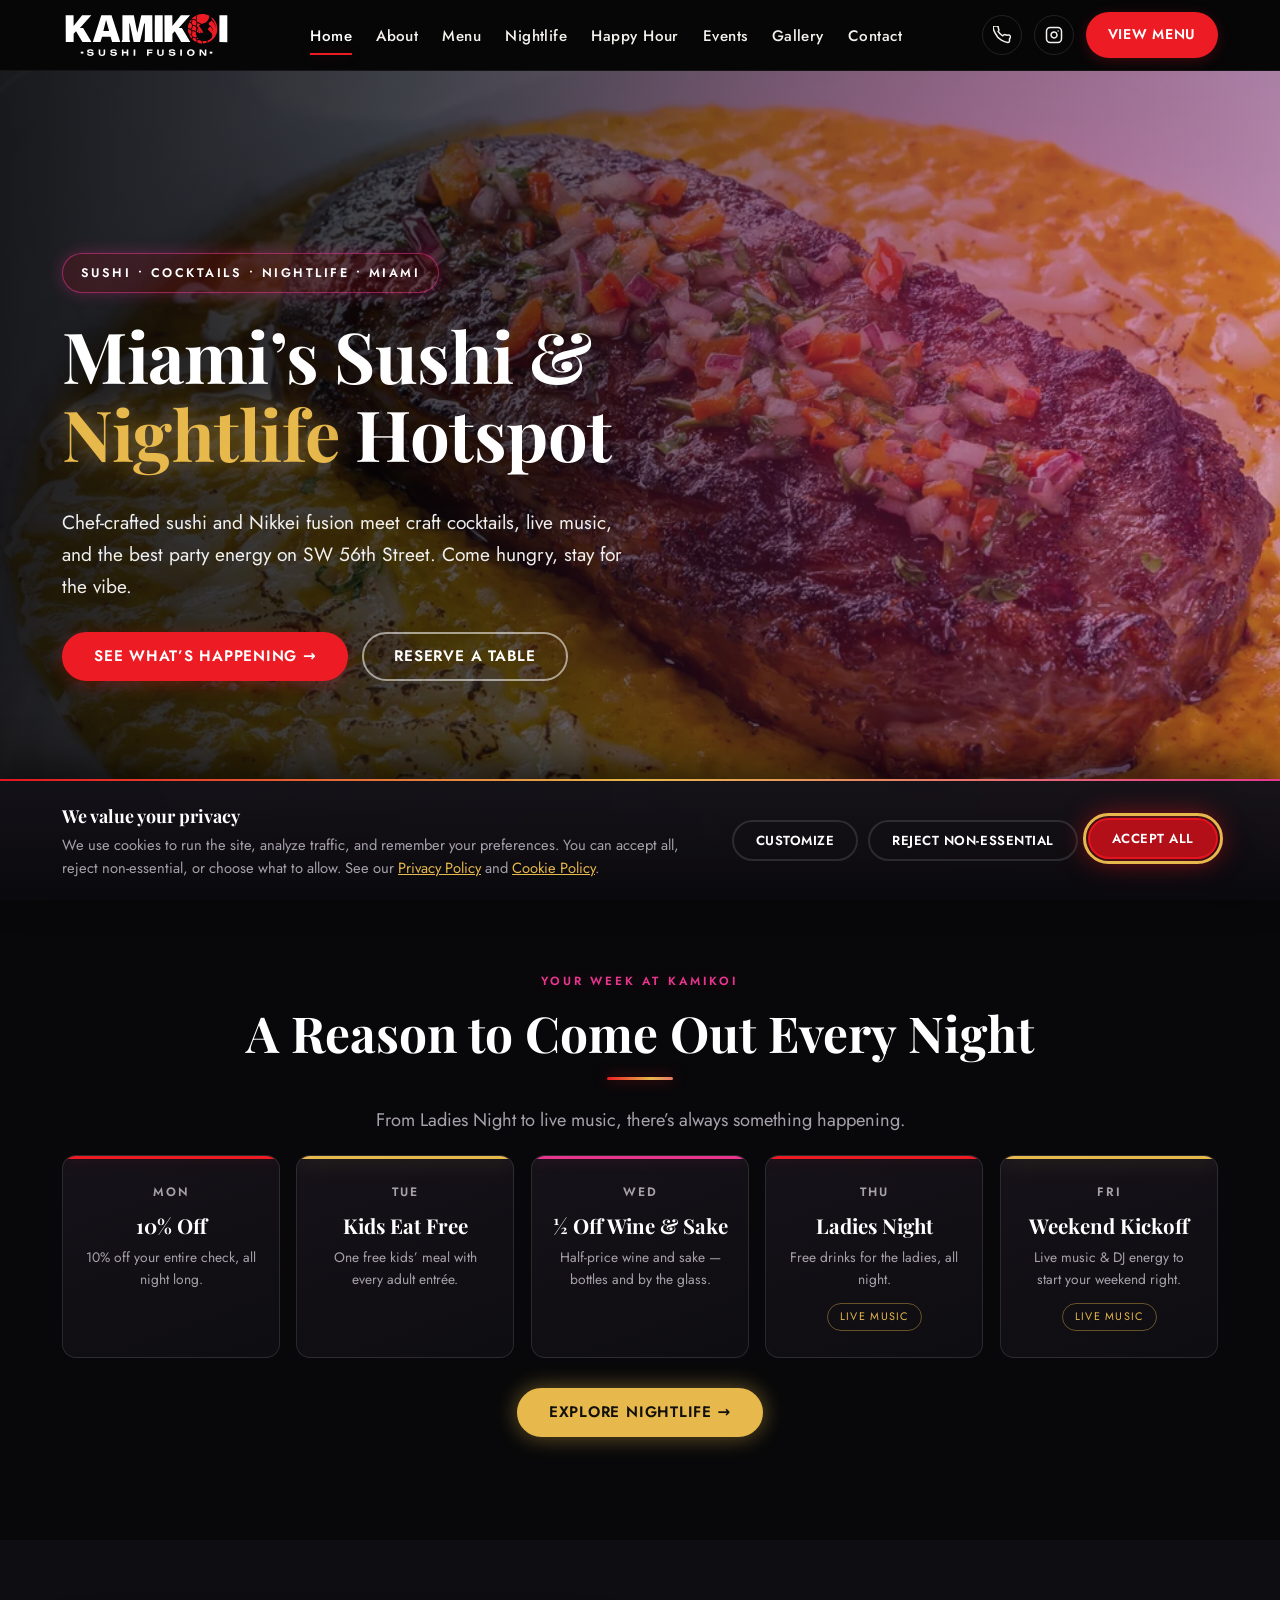
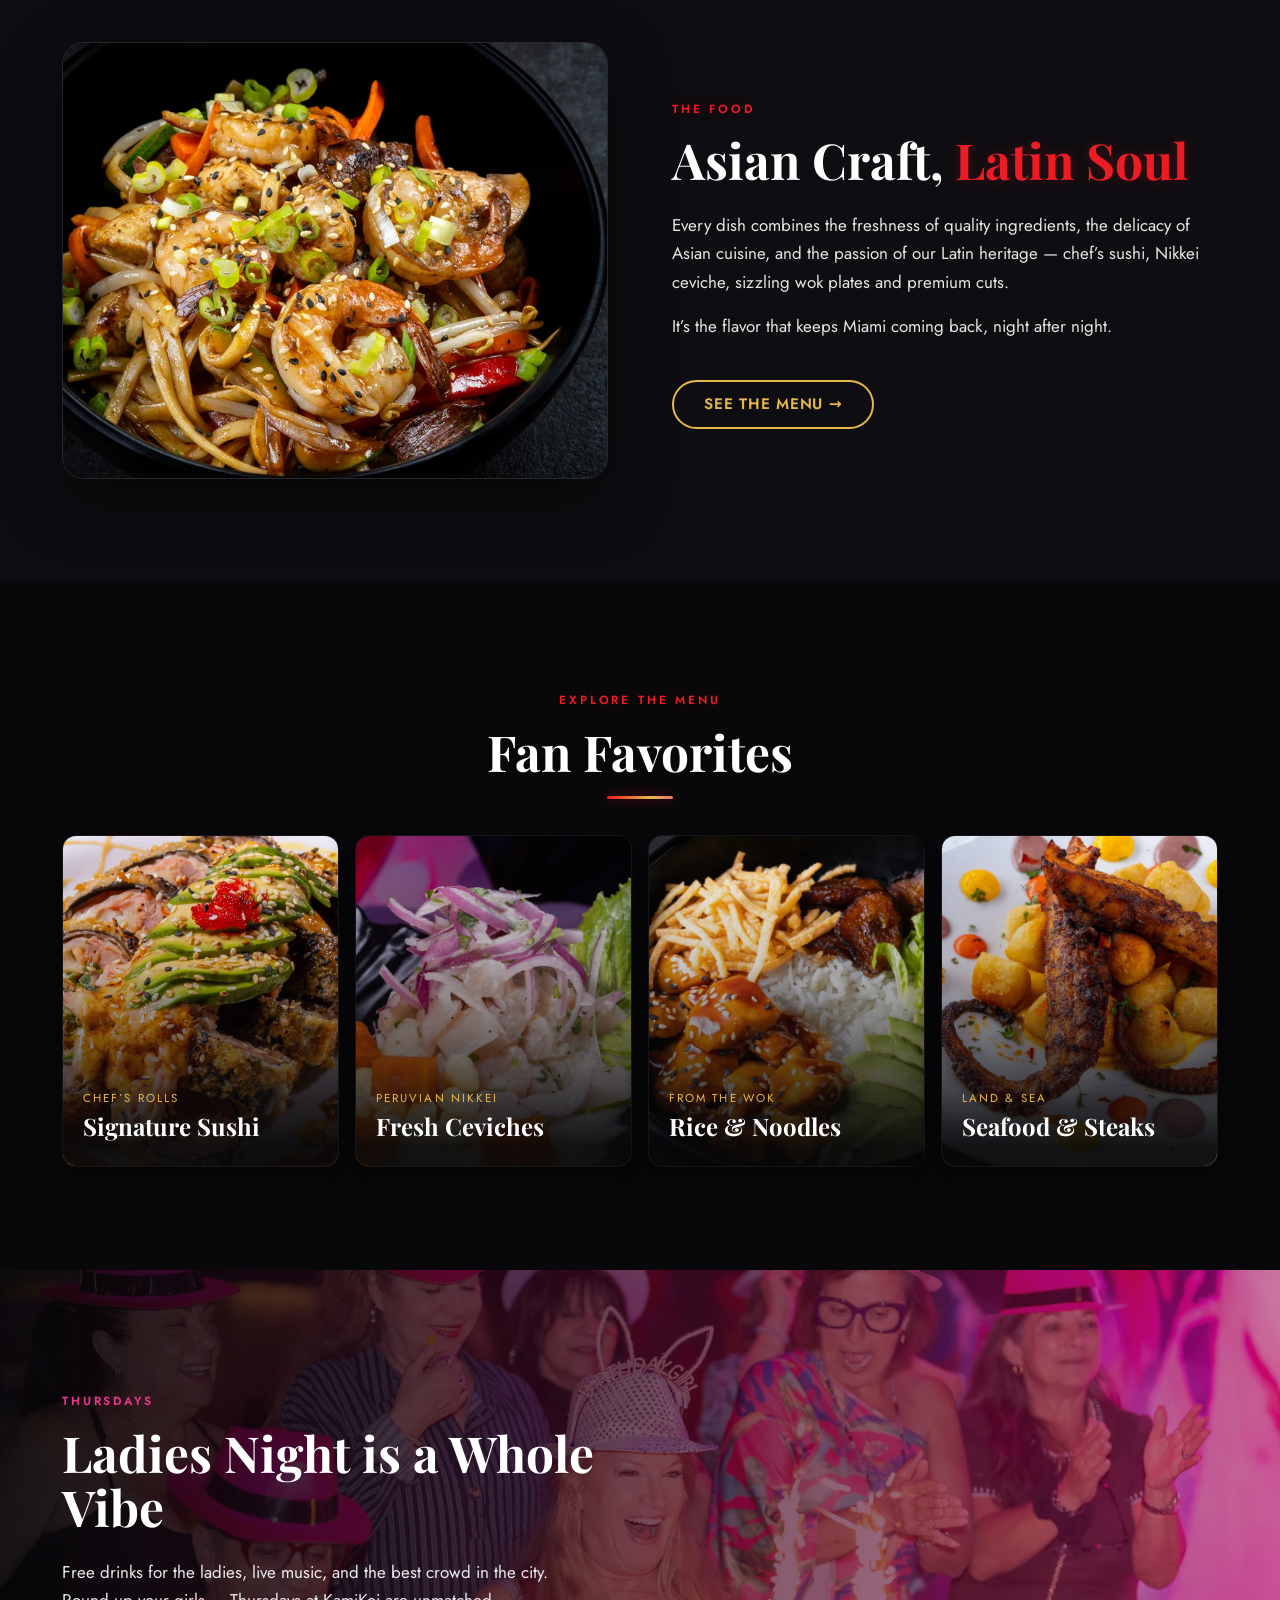
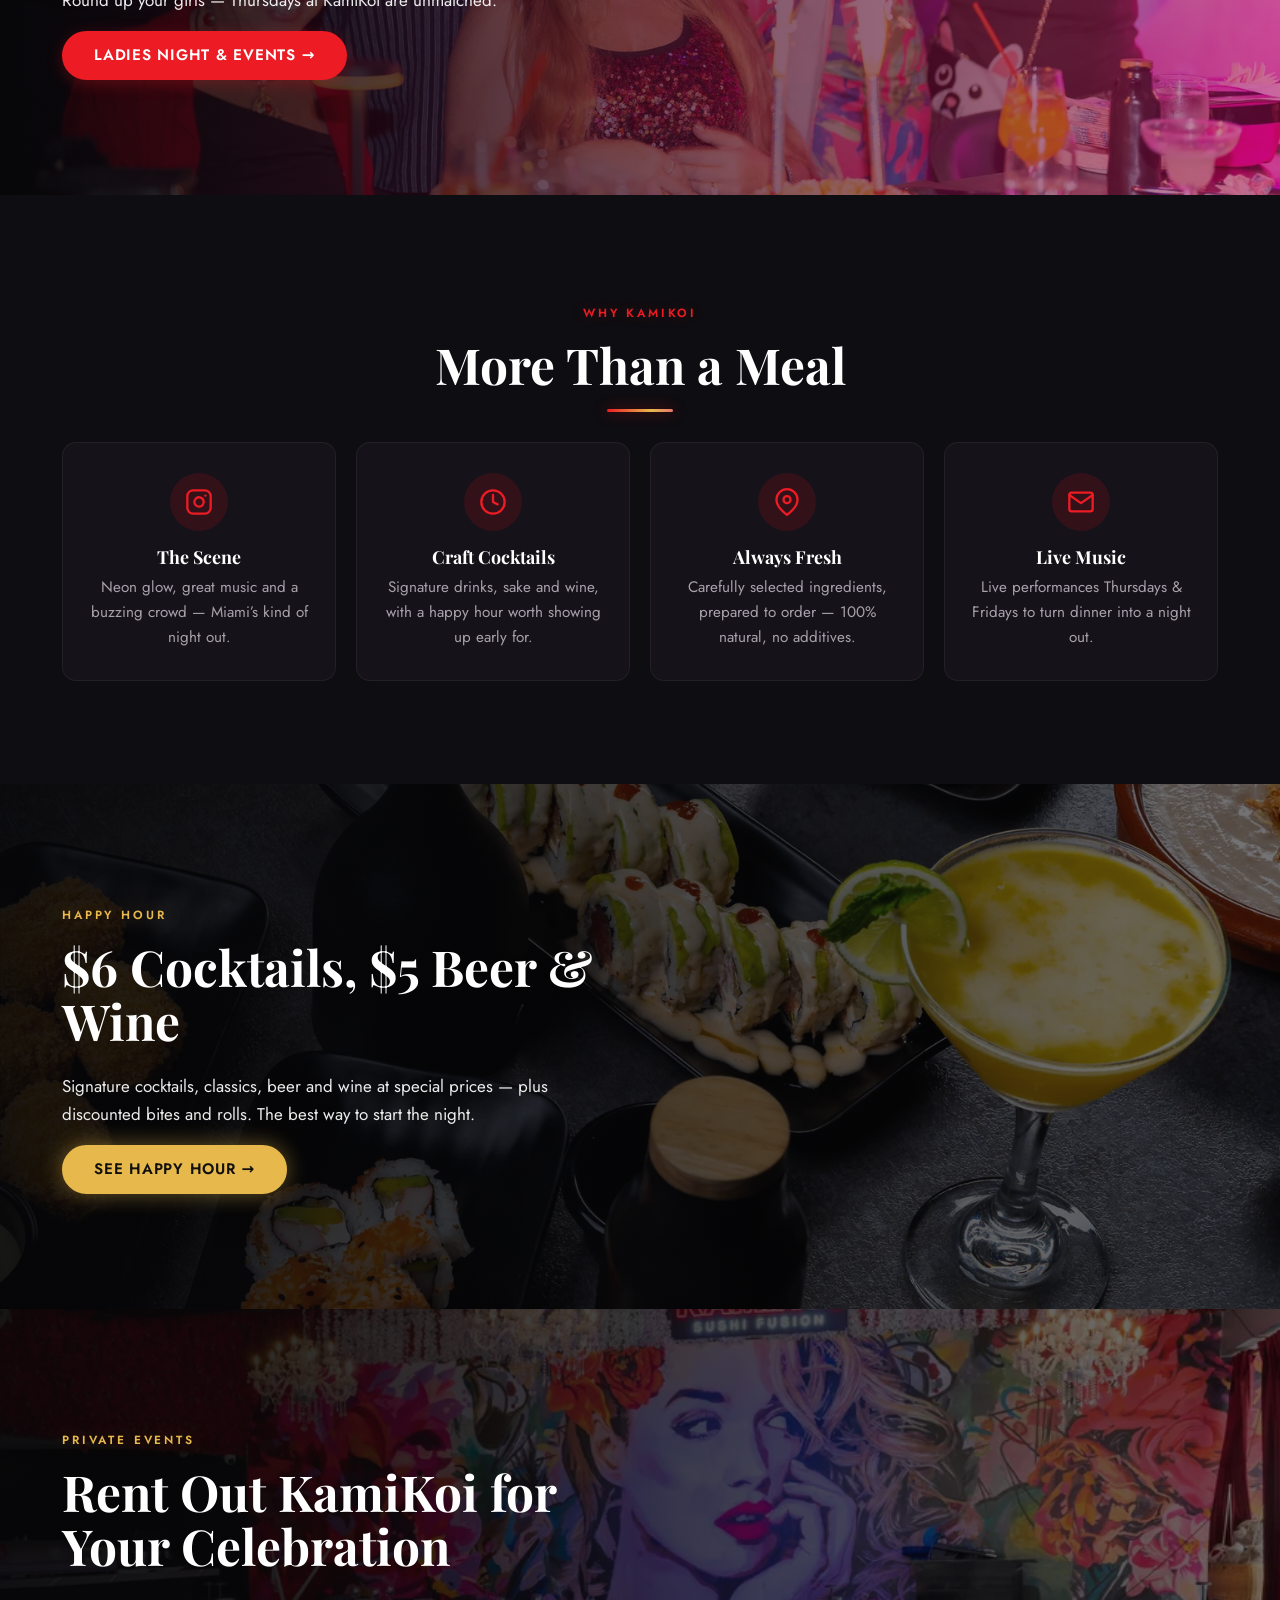
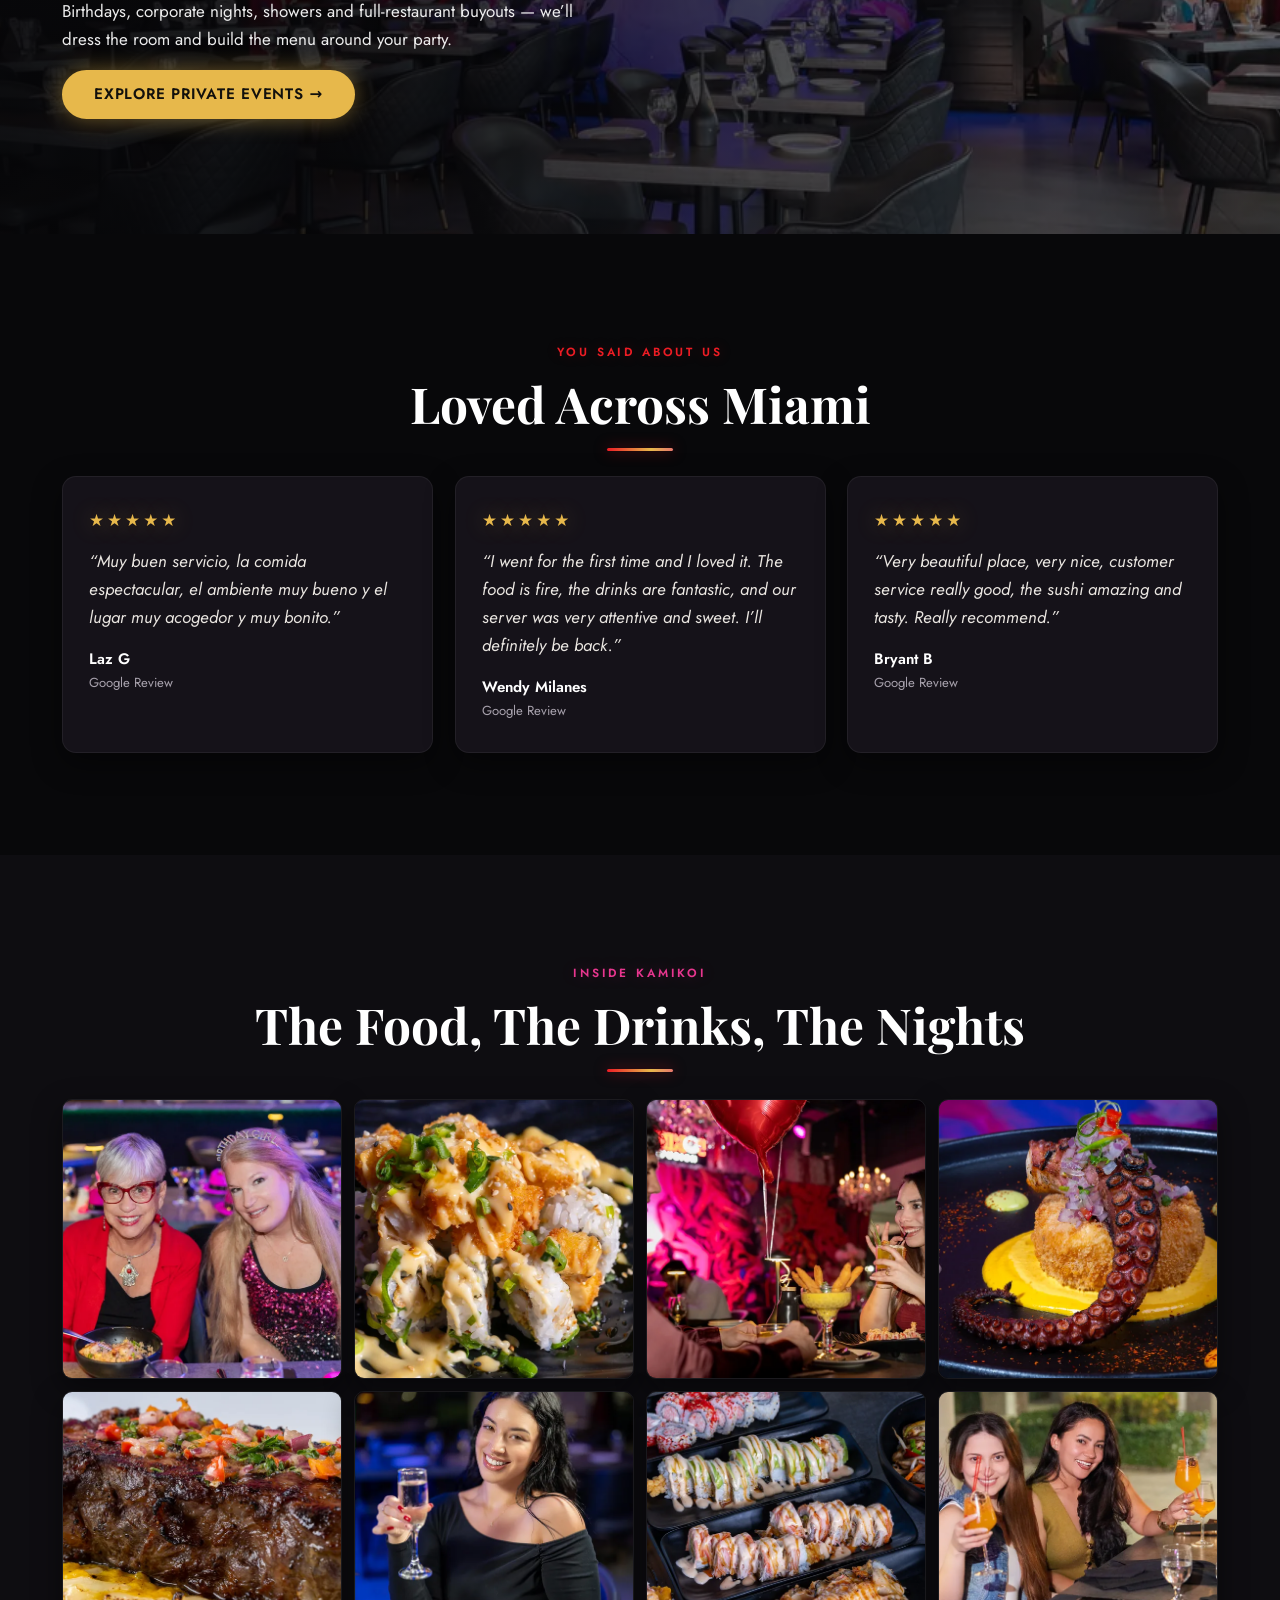
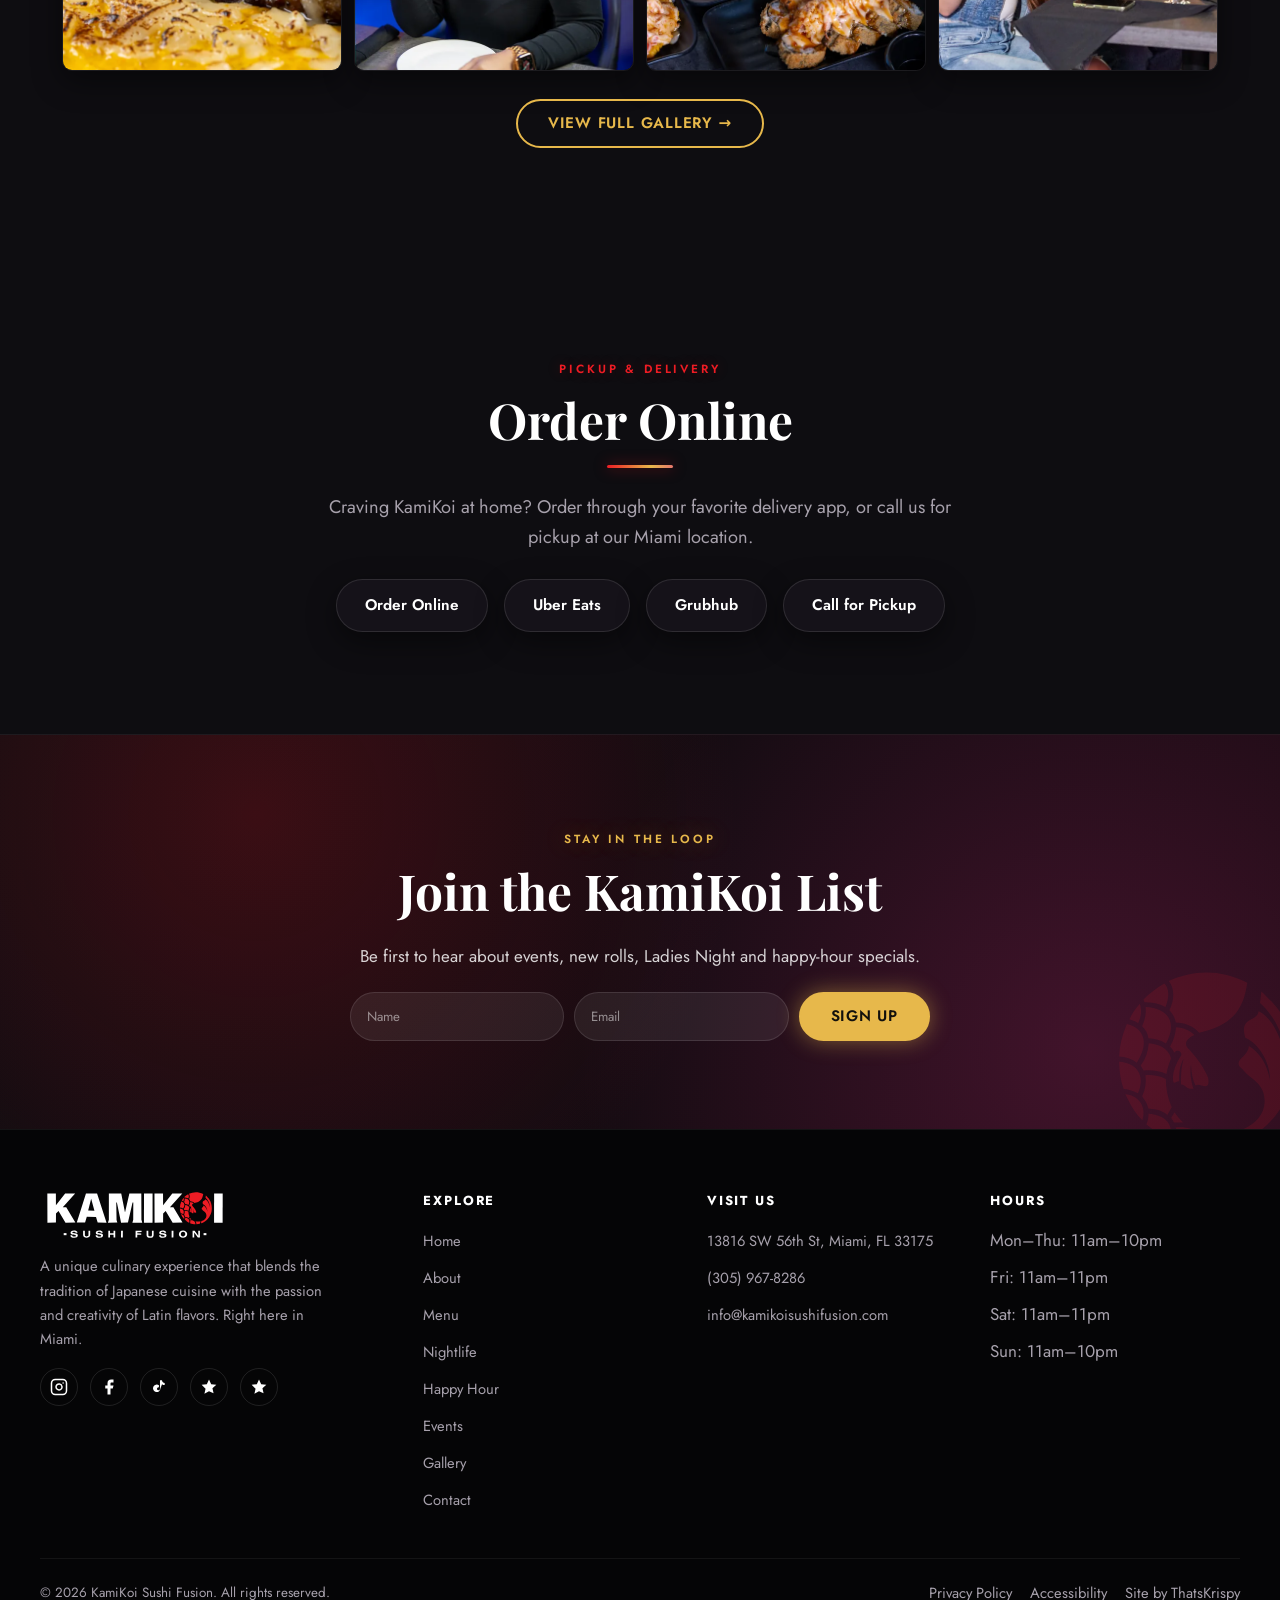
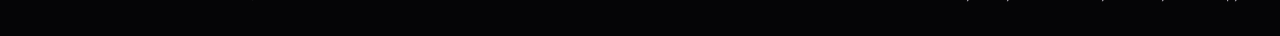
<file: index.html>
<!DOCTYPE html>
<html lang="en">
<head>
  <meta charset="UTF-8"><meta name="viewport" content="width=device-width, initial-scale=1.0">
  <title>KamiKoi Sushi Fusion | Miami&rsquo;s Sushi &amp; Nightlife Hotspot</title>
  <meta name="description" content="KamiKoi Sushi Fusion is Miami&apos;s go-to sushi and nightlife spot — Nikkei ceviche, chef&apos;s rolls, craft cocktails, Ladies Night, live music and nightly specials at 13816 SW 56th St.">
  <meta name="robots" content="index, follow">
  <link rel="canonical" href="https://www.kamikoisushifusion.com/">
  <meta property="og:title" content="KamiKoi Sushi Fusion | Miami&rsquo;s Sushi &amp; Nightlife Hotspot">
  <meta property="og:description" content="KamiKoi Sushi Fusion is Miami&apos;s go-to sushi and nightlife spot — Nikkei ceviche, chef&apos;s rolls, craft cocktails, Ladies Night, live music and nightly specials at 13816 SW 56th St.">
  <meta property="og:image" content="https://www.kamikoisushifusion.com/assets/images/kamikoi-fusion-plating.webp">
  <meta property="og:url" content="https://www.kamikoisushifusion.com/"><meta property="og:type" content="website">
  <meta name="theme-color" content="#0E0E10">
  <link rel="icon" href="assets/logos/logo-icon.svg?v=20260701b" type="image/svg+xml">
  <link rel="icon" href="assets/logos/favicon.png?v=20260701" type="image/png">
  <link rel="apple-touch-icon" href="assets/logos/logo-icon.png?v=20260701">
  <link rel="preconnect" href="https://fonts.googleapis.com">
  <link rel="preconnect" href="https://fonts.gstatic.com" crossorigin>
  <link href="https://fonts.googleapis.com/css2?family=Playfair+Display:wght@500;600;700&family=Jost:wght@400;500;600&display=swap" rel="stylesheet">
  <link rel="stylesheet" href="css/style.css?v=20260701-v4">
  <script type="application/ld+json">{"@context":"https://schema.org","@type":"Restaurant","name":"KamiKoi Sushi Fusion","description":"Japanese-Latin sushi fusion restaurant in Miami serving sushi, Nikkei ceviche, wok dishes, premium steaks, craft cocktails, live music and nightly specials.","servesCuisine":["Sushi","Japanese","Peruvian","Nikkei","Latin American","Seafood"],"priceRange":"$$","url":"https://www.kamikoisushifusion.com","telephone":"+1-305-967-8286","address":{"@type":"PostalAddress","streetAddress":"13816 SW 56th St","addressLocality":"Miami","addressRegion":"FL","postalCode":"33175","addressCountry":"US"},"openingHoursSpecification":[{"@type":"OpeningHoursSpecification","dayOfWeek":["Monday","Tuesday","Wednesday","Thursday"],"opens":"11:00","closes":"22:00"},{"@type":"OpeningHoursSpecification","dayOfWeek":["Friday","Saturday"],"opens":"11:00","closes":"23:00"},{"@type":"OpeningHoursSpecification","dayOfWeek":"Sunday","opens":"11:00","closes":"22:00"}],"sameAs":["https://www.instagram.com/kamikoisushifusion/","https://www.facebook.com/profile.php?id=61574384591433","https://www.tiktok.com/@kamikoisushifusion.0"]}</script>
</head>
<body>
<a href="#main-content" class="skip-link">Skip to main content</a>
<header role="banner">
  <nav class="navbar" aria-label="Main navigation">
    <div class="navbar__inner">
      <a href="index.html" class="navbar__logo" aria-label="KamiKoi Sushi Fusion - Home">
        <img src="assets/logos/logo-white.svg?v=20260701b" alt="KamiKoi Sushi Fusion" width="190" height="52">
      </a>
      <ul class="navbar__links" role="list"><li><a href="index.html" class="active">Home</a></li><li><a href="about.html">About</a></li><li><a href="menu.html">Menu</a></li><li><a href="nightlife.html">Nightlife</a></li><li><a href="happy-hour.html">Happy Hour</a></li><li><a href="events.html">Events</a></li><li><a href="gallery.html">Gallery</a></li><li><a href="contact.html">Contact</a></li></ul>
      <div class="navbar__right">
        <a href="tel:3059678286" class="navbar__icon-btn" aria-label="Call (305) 967-8286"><svg viewBox="0 0 24 24" fill="none" stroke="currentColor" stroke-width="2" stroke-linecap="round" stroke-linejoin="round" aria-hidden="true"><path d="M22 16.92v3a2 2 0 01-2.18 2 19.79 19.79 0 01-8.63-3.07A19.5 19.5 0 013.07 9.81 19.79 19.79 0 010 1.18 2 2 0 012 0h3a2 2 0 012 1.72c.13.96.36 1.9.7 2.81a2 2 0 01-.45 2.11L6.91 7.09a16 16 0 006 6l1.27-1.05a2 2 0 012.11-.45c.91.34 1.85.57 2.81.7A2 2 0 0122 16.92z"/></svg></a>
        <a href="https://www.instagram.com/kamikoisushifusion/" target="_blank" rel="noopener noreferrer" class="navbar__icon-btn" aria-label="Instagram"><svg viewBox="0 0 24 24" fill="none" stroke="currentColor" stroke-width="2" stroke-linecap="round" stroke-linejoin="round" aria-hidden="true"><rect x="2" y="2" width="20" height="20" rx="5"/><path d="M16 11.37A4 4 0 1112.63 8 4 4 0 0116 11.37z"/><line x1="17.5" y1="6.5" x2="17.51" y2="6.5"/></svg></a>
        <a href="menu.html" class="navbar__order">View Menu</a>
        <button class="navbar__hamburger" id="hamburger" aria-expanded="false" aria-controls="mobile-nav" aria-label="Open menu">
          <svg viewBox="0 0 24 24" fill="none" stroke="currentColor" stroke-width="2" stroke-linecap="round" aria-hidden="true"><line x1="3" y1="6" x2="21" y2="6"/><line x1="3" y1="12" x2="21" y2="12"/><line x1="3" y1="18" x2="21" y2="18"/></svg>
        </button>
      </div>
    </div>
    <div class="navbar__mobile" id="mobile-nav" role="navigation" aria-label="Mobile navigation">
      <a href="index.html">Home</a><a href="about.html">About</a><a href="menu.html">Menu</a><a href="nightlife.html">Nightlife</a><a href="happy-hour.html">Happy Hour</a><a href="events.html">Events</a><a href="gallery.html">Gallery</a><a href="contact.html">Contact</a>
      <a href="tel:3059678286" class="navbar__order">Call (305) 967-8286</a>
    </div>
  </nav>
</header>
<main id="main-content">
  <section class="hero" aria-label="KamiKoi Sushi Fusion nightlife">
    <img src="assets/images/kamikoi-fusion-plating.webp" alt="Grilled steak over creamy huancaina risotto at KamiKoi Sushi Fusion in Miami" class="hero__img" width="1600" height="1074" loading="eager" fetchpriority="high">
    <div class="hero__overlay" aria-hidden="true"></div>
    <div class="hero__content"><div class="hero__inner">
      <span class="hero__tag">Sushi &bull; Cocktails &bull; Nightlife &bull; Miami</span>
      <h1>Miami&rsquo;s Sushi &amp;<br><span class="flare">Nightlife</span> Hotspot</h1>
      <p>Chef-crafted sushi and Nikkei fusion meet craft cocktails, live music, and the best party energy on SW 56th Street. Come hungry, stay for the vibe.</p>
      <div class="hero__btns">
        <a href="nightlife.html" class="btn btn-primary">See What&rsquo;s Happening &rarr;</a>
        <a href="tel:3059678286" class="btn btn-outline-white">Reserve a Table</a>
      </div>
    </div></div>
  </section>

  <section class="section section--edge" aria-labelledby="spec-h"><div class="container">
    <div class="text-center" style="margin-bottom:20px">
      <span class="eyebrow eyebrow--mag">Your Week at KamiKoi</span>
      <h2 id="spec-h">A Reason to Come Out Every Night</h2>
      <p class="lead" style="max-width:640px;margin:6px auto 0">From Ladies Night to live music, there&rsquo;s always something happening.</p>
    </div>
    <div class="specials-grid"><div class="special fade-up"><div class="special__day">Mon</div><div class="special__deal">10% Off</div><p class="special__note">10% off your entire check, all night long.</p></div><div class="special fade-up"><div class="special__day">Tue</div><div class="special__deal">Kids Eat Free</div><p class="special__note">One free kids&rsquo; meal with every adult entr&eacute;e.</p></div><div class="special fade-up"><div class="special__day">Wed</div><div class="special__deal">&frac12; Off Wine &amp; Sake</div><p class="special__note">Half-price wine and sake &mdash; bottles and by the glass.</p></div><div class="special fade-up"><div class="special__day">Thu</div><div class="special__deal">Ladies Night</div><p class="special__note">Free drinks for the ladies, all night.</p><span class="special__tag">Live Music</span></div><div class="special fade-up"><div class="special__day">Fri</div><div class="special__deal">Weekend Kickoff</div><p class="special__note">Live music &amp; DJ energy to start your weekend right.</p><span class="special__tag">Live Music</span></div></div>
    <div class="text-center" style="margin-top:30px"><a href="nightlife.html" class="btn btn-gold">Explore Nightlife &rarr;</a></div>
  </div></section>

  <div class="section bg-cream"><div class="container">
    <div class="split">
      <div class="split__img fade-up"><img src="assets/images/kamikoi-wok-fried-rice.webp" alt="Asian-style wok noodles with shrimp and vegetables at KamiKoi Sushi Fusion" width="760" height="600" loading="lazy"></div>
      <div class="split__text fade-up">
        <span class="eyebrow">The Food</span>
        <h2>Asian Craft, <span class="accent">Latin Soul</span></h2>
        <p>Every dish combines the freshness of quality ingredients, the delicacy of Asian cuisine, and the passion of our Latin heritage &mdash; chef&rsquo;s sushi, Nikkei ceviche, sizzling wok plates and premium cuts.</p>
        <p>It&rsquo;s the flavor that keeps Miami coming back, night after night.</p>
        <a href="menu.html" class="btn btn-outline mt-24">See the Menu &rarr;</a>
      </div>
    </div>
  </div></div>

  <section class="section" aria-labelledby="explore-h"><div class="container">
    <div class="text-center" style="margin-bottom:36px">
      <span class="eyebrow">Explore the Menu</span>
      <h2 id="explore-h">Fan Favorites</h2>
    </div>
    <div class="cat-grid">
      <article class="cat-card"><img src="assets/images/kamikoi-signature-sushi-rolls.webp" alt="Signature sushi rolls" width="520" height="650" loading="lazy"><div class="cat-card__veil"></div><div class="cat-card__body"><span class="cat-card__label">Chef&rsquo;s Rolls</span><span class="cat-card__title">Signature Sushi</span></div><a class="cat-card__link" href="menu.html#sushi" aria-label="View sushi menu"></a></article>
      <article class="cat-card"><img src="assets/images/kamikoi-nikkei-ceviche.webp" alt="Nikkei ceviche" width="520" height="650" loading="lazy"><div class="cat-card__veil"></div><div class="cat-card__body"><span class="cat-card__label">Peruvian Nikkei</span><span class="cat-card__title">Fresh Ceviches</span></div><a class="cat-card__link" href="menu.html#ceviches" aria-label="View ceviche menu"></a></article>
      <article class="cat-card"><img src="assets/images/kamikoi-gallery-32.webp" alt="Wok rice bowl with chicken and avocado" width="520" height="650" loading="lazy"><div class="cat-card__veil"></div><div class="cat-card__body"><span class="cat-card__label">From the Wok</span><span class="cat-card__title">Rice &amp; Noodles</span></div><a class="cat-card__link" href="menu.html#wok" aria-label="View wok menu"></a></article>
      <article class="cat-card"><img src="assets/images/kamikoi-grilled-seafood.webp" alt="Grilled seafood and steaks" width="520" height="650" loading="lazy"><div class="cat-card__veil"></div><div class="cat-card__body"><span class="cat-card__label">Land &amp; Sea</span><span class="cat-card__title">Seafood &amp; Steaks</span></div><a class="cat-card__link" href="menu.html#seafood" aria-label="View seafood menu"></a></article>
    </div>
  </div></section>

  <div class="band" aria-labelledby="ln-band-h">
    <div class="band__bg" style="background-image:url('assets/images/kamikoi-ladies-night-miami.webp')" aria-hidden="true"></div>
    <div class="band__overlay band__overlay--mag" aria-hidden="true"></div>
    <div class="band__content"><div class="band__inner">
      <span class="eyebrow eyebrow--mag">Thursdays</span>
      <h2 id="ln-band-h">Ladies Night is a Whole Vibe</h2>
      <p>Free drinks for the ladies, live music, and the best crowd in the city. Round up your girls &mdash; Thursdays at KamiKoi are unmatched.</p>
      <a href="nightlife.html" class="btn btn-primary">Ladies Night &amp; Events &rarr;</a>
    </div></div>
  </div>

  <section class="section bg-cream" aria-labelledby="why-h"><div class="container">
    <div class="text-center" style="margin-bottom:30px"><span class="eyebrow">Why KamiKoi</span><h2 id="why-h">More Than a Meal</h2></div>
    <div class="feature-grid">
      <div class="feature fade-up"><div class="feature__icon"><svg viewBox="0 0 24 24" fill="none" stroke="currentColor" stroke-width="2" stroke-linecap="round" stroke-linejoin="round" aria-hidden="true"><rect x="2" y="2" width="20" height="20" rx="5"/><path d="M16 11.37A4 4 0 1112.63 8 4 4 0 0116 11.37z"/><line x1="17.5" y1="6.5" x2="17.51" y2="6.5"/></svg></div><h4>The Scene</h4><p>Neon glow, great music and a buzzing crowd &mdash; Miami&rsquo;s kind of night out.</p></div>
      <div class="feature fade-up"><div class="feature__icon"><svg viewBox="0 0 24 24" fill="none" stroke="currentColor" stroke-width="2" stroke-linecap="round" stroke-linejoin="round" aria-hidden="true"><circle cx="12" cy="12" r="10"/><polyline points="12 6 12 12 16 14"/></svg></div><h4>Craft Cocktails</h4><p>Signature drinks, sake and wine, with a happy hour worth showing up early for.</p></div>
      <div class="feature fade-up"><div class="feature__icon"><svg viewBox="0 0 24 24" fill="none" stroke="currentColor" stroke-width="2" stroke-linecap="round" stroke-linejoin="round" aria-hidden="true"><path d="M21 10c0 7-9 13-9 13s-9-6-9-13a9 9 0 0118 0z"/><circle cx="12" cy="10" r="3"/></svg></div><h4>Always Fresh</h4><p>Carefully selected ingredients, prepared to order &mdash; 100% natural, no additives.</p></div>
      <div class="feature fade-up"><div class="feature__icon"><svg viewBox="0 0 24 24" fill="none" stroke="currentColor" stroke-width="2" stroke-linecap="round" stroke-linejoin="round" aria-hidden="true"><path d="M4 4h16c1.1 0 2 .9 2 2v12c0 1.1-.9 2-2 2H4c-1.1 0-2-.9-2-2V6c0-1.1.9-2 2-2z"/><polyline points="22,6 12,13 2,6"/></svg></div><h4>Live Music</h4><p>Live performances Thursdays &amp; Fridays to turn dinner into a night out.</p></div>
    </div>
  </div></section>

  <div class="band" aria-labelledby="hh-band-h">
    <div class="band__bg" style="background-image:url('assets/images/kamikoi-cocktails-bar.webp')" aria-hidden="true"></div>
    <div class="band__overlay" aria-hidden="true"></div>
    <div class="band__content"><div class="band__inner">
      <span class="eyebrow eyebrow--gold">Happy Hour</span>
      <h2 id="hh-band-h">$6 Cocktails, $5 Beer &amp; Wine</h2>
      <p>Signature cocktails, classics, beer and wine at special prices &mdash; plus discounted bites and rolls. The best way to start the night.</p>
      <a href="happy-hour.html" class="btn btn-gold">See Happy Hour &rarr;</a>
    </div></div>
  </div>

  <div class="band" aria-labelledby="ev-band-h">
    <div class="band__bg" style="background-image:url('assets/images/kamikoi-event-decor-setup.webp')" aria-hidden="true"></div>
    <div class="band__overlay" aria-hidden="true"></div>
    <div class="band__content"><div class="band__inner">
      <span class="eyebrow eyebrow--gold">Private Events</span>
      <h2 id="ev-band-h">Rent Out KamiKoi for Your Celebration</h2>
      <p>Birthdays, corporate nights, showers and full-restaurant buyouts &mdash; we&rsquo;ll dress the room and build the menu around your party.</p>
      <a href="events.html" class="btn btn-gold">Explore Private Events &rarr;</a>
    </div></div>
  </div>

  <section class="section" aria-labelledby="rev-h"><div class="container">
    <div class="text-center" style="margin-bottom:18px"><span class="eyebrow">You Said About Us</span><h2 id="rev-h">Loved Across Miami</h2></div>
    <div class="reviews">
      <div class="review"><div class="review__stars" aria-label="5 out of 5 stars">&#9733;&#9733;&#9733;&#9733;&#9733;</div><p class="review__text">&ldquo;Muy buen servicio, la comida espectacular, el ambiente muy bueno y el lugar muy acogedor y muy bonito.&rdquo;</p><div class="review__name">Laz G</div><div class="review__src">Google Review</div></div>
      <div class="review"><div class="review__stars" aria-label="5 out of 5 stars">&#9733;&#9733;&#9733;&#9733;&#9733;</div><p class="review__text">&ldquo;I went for the first time and I loved it. The food is fire, the drinks are fantastic, and our server was very attentive and sweet. I&rsquo;ll definitely be back.&rdquo;</p><div class="review__name">Wendy Milanes</div><div class="review__src">Google Review</div></div>
      <div class="review"><div class="review__stars" aria-label="5 out of 5 stars">&#9733;&#9733;&#9733;&#9733;&#9733;</div><p class="review__text">&ldquo;Very beautiful place, very nice, customer service really good, the sushi amazing and tasty. Really recommend.&rdquo;</p><div class="review__name">Bryant B</div><div class="review__src">Google Review</div></div>
    </div>
  </div></section>

  <section class="section bg-cream" aria-labelledby="gal-h"><div class="container">
    <div class="text-center" style="margin-bottom:26px"><span class="eyebrow eyebrow--mag">Inside KamiKoi</span><h2 id="gal-h">The Food, The Drinks, The Nights</h2></div>
    <div class="gallery-grid"><img src="assets/images/kamikoi-gallery-1.webp" alt="KamiKoi Sushi Fusion food, cocktails and nightlife 1" width="640" height="640" loading="lazy"><img src="assets/images/kamikoi-gallery-2.webp" alt="KamiKoi Sushi Fusion food, cocktails and nightlife 2" width="640" height="640" loading="lazy"><img src="assets/images/kamikoi-gallery-3.webp" alt="KamiKoi Sushi Fusion food, cocktails and nightlife 3" width="640" height="640" loading="lazy"><img src="assets/images/kamikoi-gallery-4.webp" alt="KamiKoi Sushi Fusion food, cocktails and nightlife 4" width="640" height="640" loading="lazy"><img src="assets/images/kamikoi-gallery-5.webp" alt="KamiKoi Sushi Fusion food, cocktails and nightlife 5" width="640" height="640" loading="lazy"><img src="assets/images/kamikoi-gallery-6.webp" alt="KamiKoi Sushi Fusion food, cocktails and nightlife 6" width="640" height="640" loading="lazy"><img src="assets/images/kamikoi-gallery-7.webp" alt="KamiKoi Sushi Fusion food, cocktails and nightlife 7" width="640" height="640" loading="lazy"><img src="assets/images/kamikoi-gallery-8.webp" alt="KamiKoi Sushi Fusion food, cocktails and nightlife 8" width="640" height="640" loading="lazy"></div>
    <div class="text-center" style="margin-top:28px"><a href="gallery.html" class="btn btn-outline">View Full Gallery &rarr;</a></div>
  </div></section>

  <section class="section bg-cream" aria-labelledby="order-h">
    <div class="container text-center">
      <span class="eyebrow">Pickup &amp; Delivery</span>
      <h2 id="order-h">Order Online</h2>
      <p class="lead" style="max-width:640px;margin:0 auto">Craving KamiKoi at home? Order through your favorite delivery app, or call us for pickup at our Miami location.</p>
      <div class="order-row">
        <a href="https://www.toasttab.com/local/order/kami-koi-sushi-fusion-13816-southwest-56th-street" target="_blank" rel="noopener noreferrer" class="order-chip">Order Online</a>
        <a href="https://www.ubereats.com/store/kami-koi-sushi-fusion/H_1ltwIhQrSnu_xtrYCXhA" target="_blank" rel="noopener noreferrer" class="order-chip">Uber Eats</a>
        <a href="https://www.grubhub.com/restaurant/kami-koi-sushi-fusion-13816-sw-56th-st-miami/10610608" target="_blank" rel="noopener noreferrer" class="order-chip">Grubhub</a>
        <a href="tel:3059678286" class="order-chip">Call for Pickup</a>
      </div>
    </div>
  </section>
  <section class="newsletter" aria-labelledby="news-h">
    <div class="newsletter__inner">
      <span class="eyebrow eyebrow--gold">Stay in the Loop</span>
      <h2 id="news-h">Join the KamiKoi List</h2>
      <p>Be first to hear about events, new rolls, Ladies Night and happy-hour specials.</p>
      <form class="newsletter-form" data-access-key="YOUR_WEB3FORMS_KEY" novalidate>
        <input type="hidden" name="botcheck" value="" style="display:none">
        <input type="text" name="name" placeholder="Name" required autocomplete="given-name" aria-label="Your name">
        <input type="email" name="email" placeholder="Email" required autocomplete="email" aria-label="Your email">
        <button type="submit" class="btn btn-gold">Sign Up</button>
      </form>
    </div>
    <img src="assets/logos/logo-icon.svg?v=20260701b" alt="" aria-hidden="true" class="newsletter__icon" loading="lazy">
  </section></main>
<footer class="footer" role="contentinfo">
  <div class="footer__grid">
    <div class="footer__brand">
      <img src="assets/logos/logo-white.svg?v=20260701b" alt="KamiKoi Sushi Fusion" width="190" height="52">
      <p>A unique culinary experience that blends the tradition of Japanese cuisine with the passion and creativity of Latin flavors. Right here in Miami.</p>
      <div class="footer__social">
        <a href="https://www.instagram.com/kamikoisushifusion/" target="_blank" rel="noopener noreferrer" aria-label="Instagram"><svg viewBox="0 0 24 24" fill="none" stroke="currentColor" stroke-width="2" stroke-linecap="round" stroke-linejoin="round" aria-hidden="true"><rect x="2" y="2" width="20" height="20" rx="5"/><path d="M16 11.37A4 4 0 1112.63 8 4 4 0 0116 11.37z"/><line x1="17.5" y1="6.5" x2="17.51" y2="6.5"/></svg></a>
        <a href="https://www.facebook.com/profile.php?id=61574384591433" target="_blank" rel="noopener noreferrer" aria-label="Facebook"><svg viewBox="0 0 24 24" fill="currentColor" aria-hidden="true"><path d="M18 2h-3a5 5 0 00-5 5v3H7v4h3v8h4v-8h3l1-4h-4V7a1 1 0 011-1h3z"/></svg></a>
        <a href="https://www.tiktok.com/@kamikoisushifusion.0" target="_blank" rel="noopener noreferrer" aria-label="TikTok"><svg viewBox="0 0 24 24" fill="currentColor" aria-hidden="true"><path d="M16 8.2a6 6 0 003.6 1.2V6.7a3.3 3.3 0 01-2.4-1A3.3 3.3 0 0116 3h-2.7v11.3a2 2 0 11-2-2c.2 0 .4 0 .6.1V9.6a5 5 0 102.1 4.1z"/></svg></a>
        <a href="https://www.yelp.com/biz/kami-koi-sushi-fusion-kendale-lakes" target="_blank" rel="noopener noreferrer" aria-label="Yelp"><svg viewBox="0 0 24 24" fill="currentColor" aria-hidden="true"><path d="M12 2l2.9 6.3 6.9.7-5.2 4.6 1.5 6.8L12 17.8 5.9 21l1.5-6.8L2.2 9l6.9-.7z"/></svg></a>
      </div>
    </div>
    <div>
      <h5>Explore</h5>
      <ul><li><a href="index.html">Home</a></li><li><a href="about.html">About</a></li><li><a href="menu.html">Menu</a></li><li><a href="nightlife.html">Nightlife</a></li><li><a href="happy-hour.html">Happy Hour</a></li><li><a href="events.html">Events</a></li><li><a href="gallery.html">Gallery</a></li><li><a href="contact.html">Contact</a></li></ul>
    </div>
    <div>
      <h5>Visit Us</h5>
      <ul>
        <li><a href="https://maps.google.com/?q=13816+SW+56th+St,+Miami,+FL+33175" target="_blank" rel="noopener noreferrer">13816 SW 56th St, Miami, FL 33175</a></li>
        <li><a href="tel:3059678286">(305) 967-8286</a></li>
        <li><a href="mailto:info@kamikoisushifusion.com">info@kamikoisushifusion.com</a></li>
      </ul>
    </div>
    <div>
      <h5>Hours</h5>
      <ul>
        <li>Mon&ndash;Thu: 11am&ndash;10pm</li>
        <li>Fri: 11am&ndash;11pm</li>
        <li>Sat: 11am&ndash;11pm</li>
        <li>Sun: 11am&ndash;10pm</li>
      </ul>
    </div>
  </div>
  <div class="footer__bottom">
    <span>&copy; 2026 KamiKoi Sushi Fusion. All rights reserved.</span>
    <nav aria-label="Legal">
      <a href="privacy.html">Privacy Policy</a>
      <a href="accessibility.html">Accessibility</a>
      <a href="https://www.thatskrispy.com" target="_blank" rel="noopener noreferrer">Site by ThatsKrispy</a>
    </nav>
  </div>
</footer>
<script src="js/a11y-consent.js?v=20260701-v5" defer></script>
<script src="js/main.js?v=20260701-v4" defer></script>
<script src="js/fx.js?v=20260702-v1" defer></script>
</body>
</html>
</file>
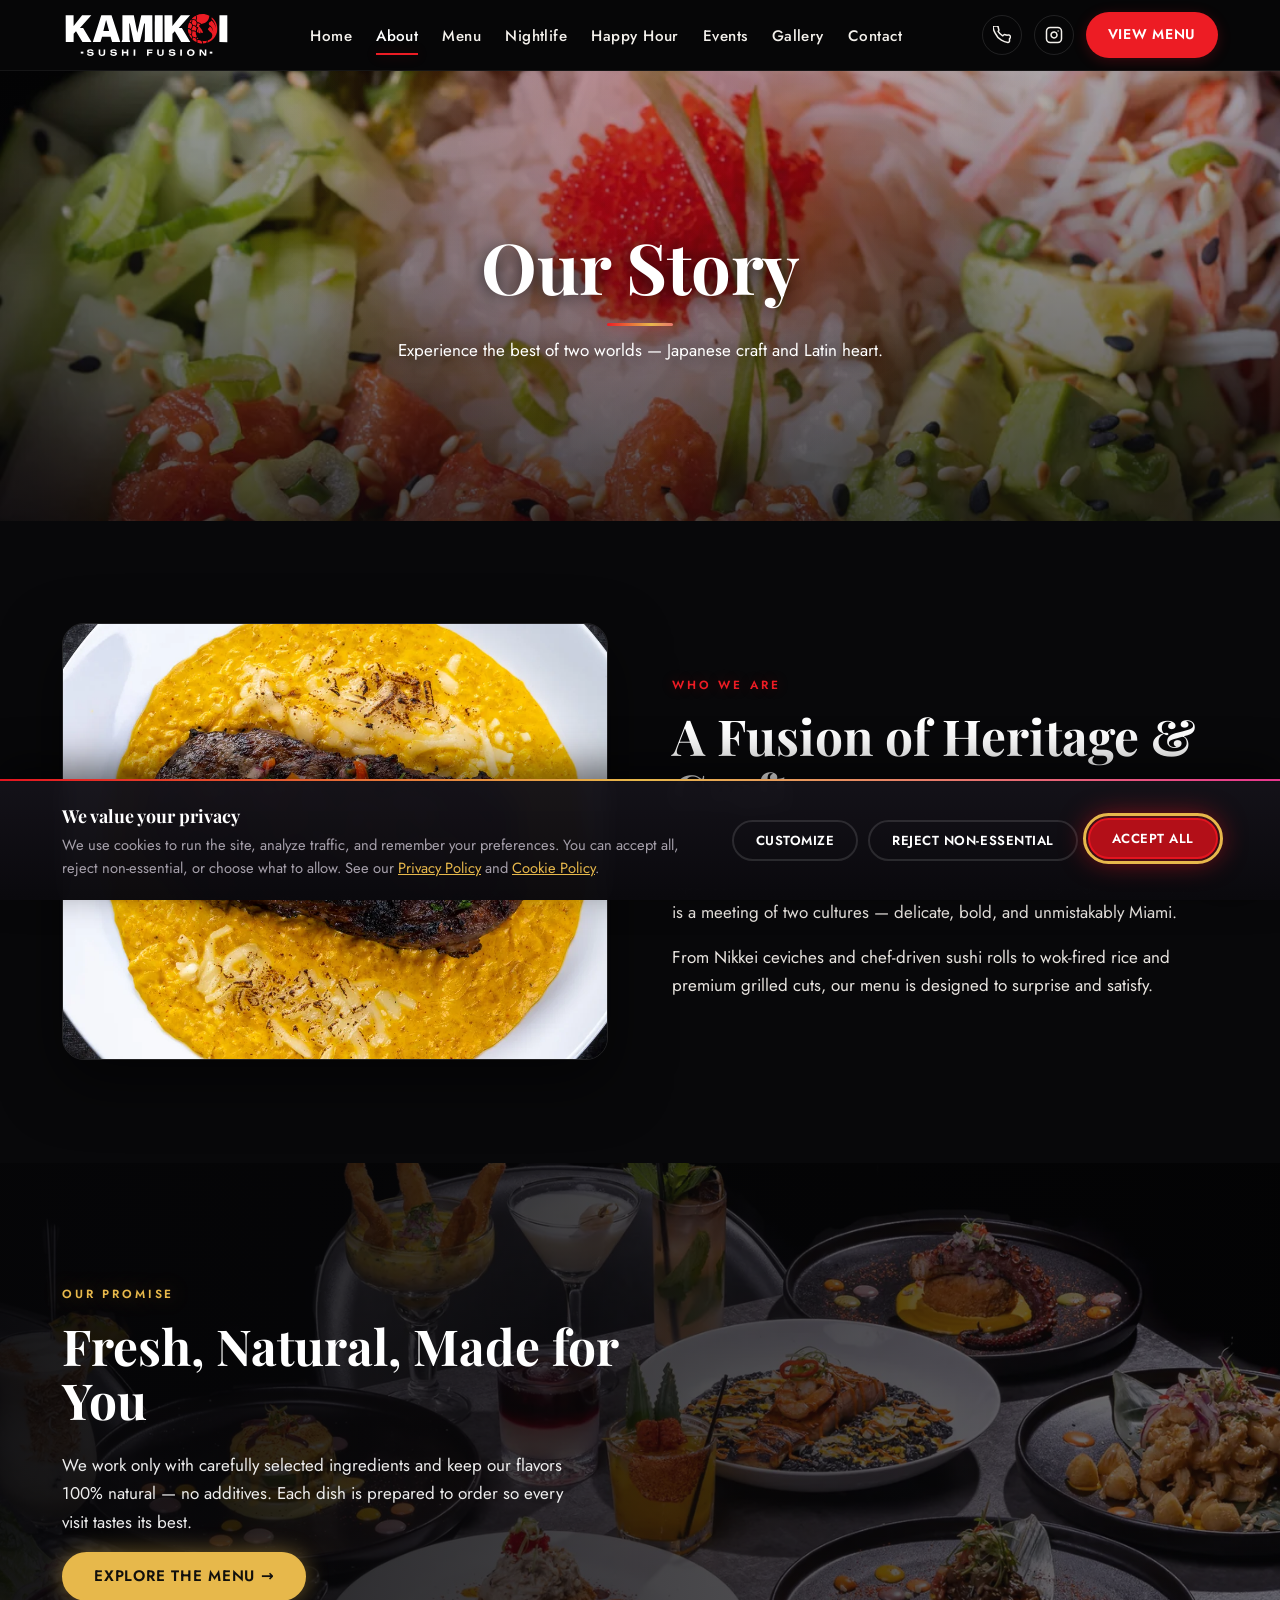
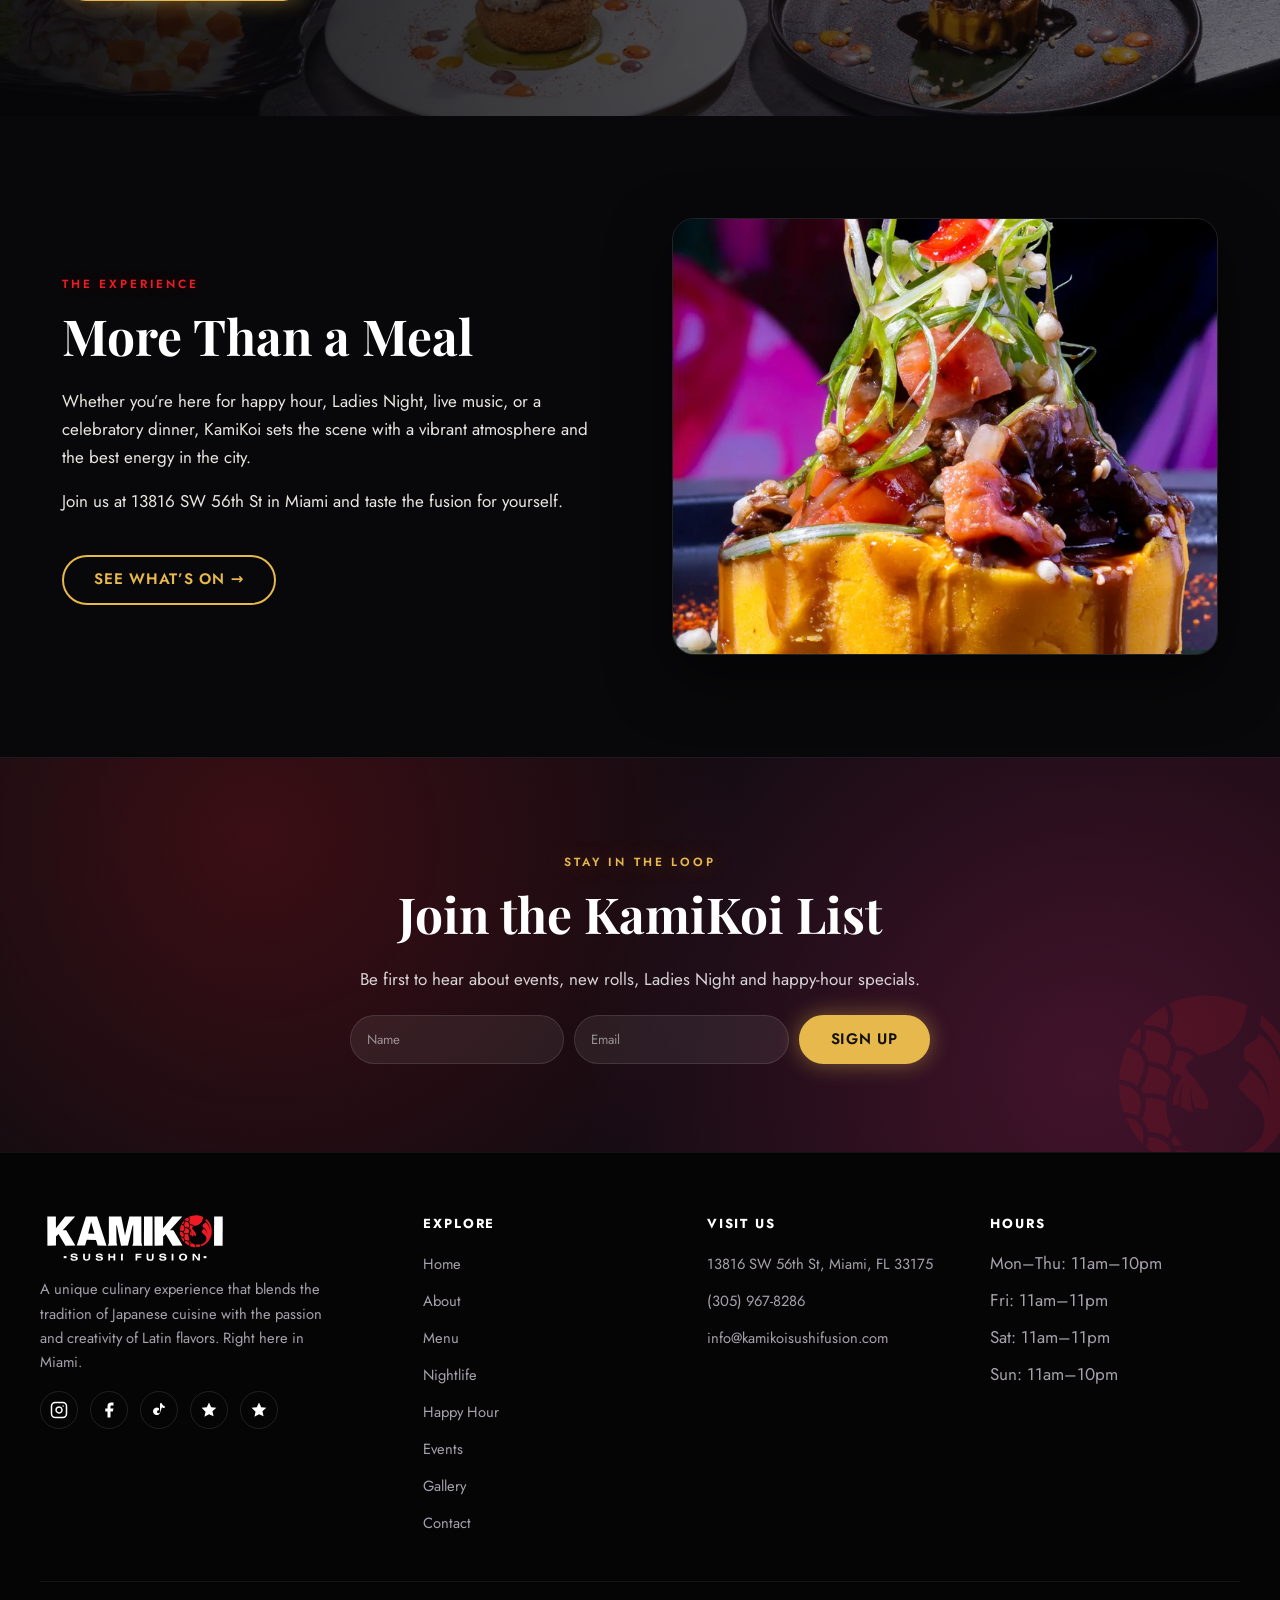
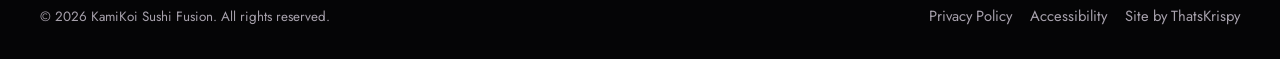
<file: about.html>
<!DOCTYPE html>
<html lang="en">
<head>
  <meta charset="UTF-8"><meta name="viewport" content="width=device-width, initial-scale=1.0">
  <title>About | KamiKoi Sushi Fusion Miami</title>
  <meta name="description" content="The story behind KamiKoi Sushi Fusion in Miami — where Japanese tradition meets Latin passion. Meet our kitchen and our approach to fresh, fusion cuisine.">
  <meta name="robots" content="index, follow">
  <link rel="canonical" href="https://www.kamikoisushifusion.com/about">
  <meta property="og:title" content="About | KamiKoi Sushi Fusion Miami">
  <meta property="og:description" content="The story behind KamiKoi Sushi Fusion in Miami — where Japanese tradition meets Latin passion. Meet our kitchen and our approach to fresh, fusion cuisine.">
  <meta property="og:image" content="https://www.kamikoisushifusion.com/assets/images/kamikoi-fusion-plating.webp">
  <meta property="og:url" content="https://www.kamikoisushifusion.com/about"><meta property="og:type" content="website">
  <meta name="theme-color" content="#0E0E10">
  <link rel="icon" href="assets/logos/logo-icon.svg?v=20260701b" type="image/svg+xml">
  <link rel="icon" href="assets/logos/favicon.png?v=20260701" type="image/png">
  <link rel="apple-touch-icon" href="assets/logos/logo-icon.png?v=20260701">
  <link rel="preconnect" href="https://fonts.googleapis.com">
  <link rel="preconnect" href="https://fonts.gstatic.com" crossorigin>
  <link href="https://fonts.googleapis.com/css2?family=Playfair+Display:wght@500;600;700&family=Jost:wght@400;500;600&display=swap" rel="stylesheet">
  <link rel="stylesheet" href="css/style.css?v=20260701-v4">
  
</head>
<body>
<a href="#main-content" class="skip-link">Skip to main content</a>
<header role="banner">
  <nav class="navbar" aria-label="Main navigation">
    <div class="navbar__inner">
      <a href="index.html" class="navbar__logo" aria-label="KamiKoi Sushi Fusion - Home">
        <img src="assets/logos/logo-white.svg?v=20260701b" alt="KamiKoi Sushi Fusion" width="190" height="52">
      </a>
      <ul class="navbar__links" role="list"><li><a href="index.html">Home</a></li><li><a href="about.html" class="active">About</a></li><li><a href="menu.html">Menu</a></li><li><a href="nightlife.html">Nightlife</a></li><li><a href="happy-hour.html">Happy Hour</a></li><li><a href="events.html">Events</a></li><li><a href="gallery.html">Gallery</a></li><li><a href="contact.html">Contact</a></li></ul>
      <div class="navbar__right">
        <a href="tel:3059678286" class="navbar__icon-btn" aria-label="Call (305) 967-8286"><svg viewBox="0 0 24 24" fill="none" stroke="currentColor" stroke-width="2" stroke-linecap="round" stroke-linejoin="round" aria-hidden="true"><path d="M22 16.92v3a2 2 0 01-2.18 2 19.79 19.79 0 01-8.63-3.07A19.5 19.5 0 013.07 9.81 19.79 19.79 0 010 1.18 2 2 0 012 0h3a2 2 0 012 1.72c.13.96.36 1.9.7 2.81a2 2 0 01-.45 2.11L6.91 7.09a16 16 0 006 6l1.27-1.05a2 2 0 012.11-.45c.91.34 1.85.57 2.81.7A2 2 0 0122 16.92z"/></svg></a>
        <a href="https://www.instagram.com/kamikoisushifusion/" target="_blank" rel="noopener noreferrer" class="navbar__icon-btn" aria-label="Instagram"><svg viewBox="0 0 24 24" fill="none" stroke="currentColor" stroke-width="2" stroke-linecap="round" stroke-linejoin="round" aria-hidden="true"><rect x="2" y="2" width="20" height="20" rx="5"/><path d="M16 11.37A4 4 0 1112.63 8 4 4 0 0116 11.37z"/><line x1="17.5" y1="6.5" x2="17.51" y2="6.5"/></svg></a>
        <a href="menu.html" class="navbar__order">View Menu</a>
        <button class="navbar__hamburger" id="hamburger" aria-expanded="false" aria-controls="mobile-nav" aria-label="Open menu">
          <svg viewBox="0 0 24 24" fill="none" stroke="currentColor" stroke-width="2" stroke-linecap="round" aria-hidden="true"><line x1="3" y1="6" x2="21" y2="6"/><line x1="3" y1="12" x2="21" y2="12"/><line x1="3" y1="18" x2="21" y2="18"/></svg>
        </button>
      </div>
    </div>
    <div class="navbar__mobile" id="mobile-nav" role="navigation" aria-label="Mobile navigation">
      <a href="index.html">Home</a><a href="about.html">About</a><a href="menu.html">Menu</a><a href="nightlife.html">Nightlife</a><a href="happy-hour.html">Happy Hour</a><a href="events.html">Events</a><a href="gallery.html">Gallery</a><a href="contact.html">Contact</a>
      <a href="tel:3059678286" class="navbar__order">Call (305) 967-8286</a>
    </div>
  </nav>
</header>
<main id="main-content">
  <header class="page-head"><h1>Our Story</h1><p>Experience the best of two worlds &mdash; Japanese craft and Latin heart.</p></header>
  <div class="section"><div class="container">
    <div class="split">
      <div class="split__img fade-up"><img src="assets/images/kamikoi-ribeye-huancaina.webp" alt="Grilled ribeye over creamy huancaina at KamiKoi Sushi Fusion in Miami" width="760" height="600" loading="lazy"></div>
      <div class="split__text fade-up">
        <span class="eyebrow">Who We Are</span>
        <h2>A Fusion of Heritage &amp; Craft</h2>
        <p>KamiKoi Sushi Fusion was born from a simple belief: that the precision of Japanese cuisine and the warmth of Latin flavor belong together. Every plate is a meeting of two cultures &mdash; delicate, bold, and unmistakably Miami.</p>
        <p>From Nikkei ceviches and chef-driven sushi rolls to wok-fired rice and premium grilled cuts, our menu is designed to surprise and satisfy.</p>
      </div>
    </div>
  </div></div>
  <div class="band" aria-labelledby="ab-band">
    <div class="band__bg" style="background-image:url('assets/images/kamikoi-menu-spread.webp')" aria-hidden="true"></div>
    <div class="band__overlay" aria-hidden="true"></div>
    <div class="band__content"><div class="band__inner">
      <span class="eyebrow eyebrow--gold">Our Promise</span>
      <h2 id="ab-band">Fresh, Natural, Made for You</h2>
      <p>We work only with carefully selected ingredients and keep our flavors 100% natural &mdash; no additives. Each dish is prepared to order so every visit tastes its best.</p>
      <a href="menu.html" class="btn btn-gold">Explore the Menu &rarr;</a>
    </div></div>
  </div>
  <div class="section"><div class="container">
    <div class="split split--rev">
      <div class="split__img fade-up"><img src="assets/images/kamikoi-chef-plating.webp" alt="A signature KamiKoi dish plated at the pass" width="760" height="600" loading="lazy"></div>
      <div class="split__text fade-up">
        <span class="eyebrow">The Experience</span>
        <h2>More Than a Meal</h2>
        <p>Whether you&rsquo;re here for happy hour, Ladies Night, live music, or a celebratory dinner, KamiKoi sets the scene with a vibrant atmosphere and the best energy in the city.</p>
        <p>Join us at 13816 SW 56th St in Miami and taste the fusion for yourself.</p>
        <a href="nightlife.html" class="btn btn-outline mt-24">See What&rsquo;s On &rarr;</a>
      </div>
    </div>
  </div></div>

  <section class="newsletter" aria-labelledby="news-h">
    <div class="newsletter__inner">
      <span class="eyebrow eyebrow--gold">Stay in the Loop</span>
      <h2 id="news-h">Join the KamiKoi List</h2>
      <p>Be first to hear about events, new rolls, Ladies Night and happy-hour specials.</p>
      <form class="newsletter-form" data-access-key="YOUR_WEB3FORMS_KEY" novalidate>
        <input type="hidden" name="botcheck" value="" style="display:none">
        <input type="text" name="name" placeholder="Name" required autocomplete="given-name" aria-label="Your name">
        <input type="email" name="email" placeholder="Email" required autocomplete="email" aria-label="Your email">
        <button type="submit" class="btn btn-gold">Sign Up</button>
      </form>
    </div>
    <img src="assets/logos/logo-icon.svg?v=20260701b" alt="" aria-hidden="true" class="newsletter__icon" loading="lazy">
  </section></main>
<footer class="footer" role="contentinfo">
  <div class="footer__grid">
    <div class="footer__brand">
      <img src="assets/logos/logo-white.svg?v=20260701b" alt="KamiKoi Sushi Fusion" width="190" height="52">
      <p>A unique culinary experience that blends the tradition of Japanese cuisine with the passion and creativity of Latin flavors. Right here in Miami.</p>
      <div class="footer__social">
        <a href="https://www.instagram.com/kamikoisushifusion/" target="_blank" rel="noopener noreferrer" aria-label="Instagram"><svg viewBox="0 0 24 24" fill="none" stroke="currentColor" stroke-width="2" stroke-linecap="round" stroke-linejoin="round" aria-hidden="true"><rect x="2" y="2" width="20" height="20" rx="5"/><path d="M16 11.37A4 4 0 1112.63 8 4 4 0 0116 11.37z"/><line x1="17.5" y1="6.5" x2="17.51" y2="6.5"/></svg></a>
        <a href="https://www.facebook.com/profile.php?id=61574384591433" target="_blank" rel="noopener noreferrer" aria-label="Facebook"><svg viewBox="0 0 24 24" fill="currentColor" aria-hidden="true"><path d="M18 2h-3a5 5 0 00-5 5v3H7v4h3v8h4v-8h3l1-4h-4V7a1 1 0 011-1h3z"/></svg></a>
        <a href="https://www.tiktok.com/@kamikoisushifusion.0" target="_blank" rel="noopener noreferrer" aria-label="TikTok"><svg viewBox="0 0 24 24" fill="currentColor" aria-hidden="true"><path d="M16 8.2a6 6 0 003.6 1.2V6.7a3.3 3.3 0 01-2.4-1A3.3 3.3 0 0116 3h-2.7v11.3a2 2 0 11-2-2c.2 0 .4 0 .6.1V9.6a5 5 0 102.1 4.1z"/></svg></a>
        <a href="https://www.yelp.com/biz/kami-koi-sushi-fusion-kendale-lakes" target="_blank" rel="noopener noreferrer" aria-label="Yelp"><svg viewBox="0 0 24 24" fill="currentColor" aria-hidden="true"><path d="M12 2l2.9 6.3 6.9.7-5.2 4.6 1.5 6.8L12 17.8 5.9 21l1.5-6.8L2.2 9l6.9-.7z"/></svg></a>
      </div>
    </div>
    <div>
      <h5>Explore</h5>
      <ul><li><a href="index.html">Home</a></li><li><a href="about.html">About</a></li><li><a href="menu.html">Menu</a></li><li><a href="nightlife.html">Nightlife</a></li><li><a href="happy-hour.html">Happy Hour</a></li><li><a href="events.html">Events</a></li><li><a href="gallery.html">Gallery</a></li><li><a href="contact.html">Contact</a></li></ul>
    </div>
    <div>
      <h5>Visit Us</h5>
      <ul>
        <li><a href="https://maps.google.com/?q=13816+SW+56th+St,+Miami,+FL+33175" target="_blank" rel="noopener noreferrer">13816 SW 56th St, Miami, FL 33175</a></li>
        <li><a href="tel:3059678286">(305) 967-8286</a></li>
        <li><a href="mailto:info@kamikoisushifusion.com">info@kamikoisushifusion.com</a></li>
      </ul>
    </div>
    <div>
      <h5>Hours</h5>
      <ul>
        <li>Mon&ndash;Thu: 11am&ndash;10pm</li>
        <li>Fri: 11am&ndash;11pm</li>
        <li>Sat: 11am&ndash;11pm</li>
        <li>Sun: 11am&ndash;10pm</li>
      </ul>
    </div>
  </div>
  <div class="footer__bottom">
    <span>&copy; 2026 KamiKoi Sushi Fusion. All rights reserved.</span>
    <nav aria-label="Legal">
      <a href="privacy.html">Privacy Policy</a>
      <a href="accessibility.html">Accessibility</a>
      <a href="https://www.thatskrispy.com" target="_blank" rel="noopener noreferrer">Site by ThatsKrispy</a>
    </nav>
  </div>
</footer>
<script src="js/a11y-consent.js?v=20260701-v5" defer></script>
<script src="js/main.js?v=20260701-v4" defer></script>
<script src="js/fx.js?v=20260702-v1" defer></script>
</body>
</html>
</file>
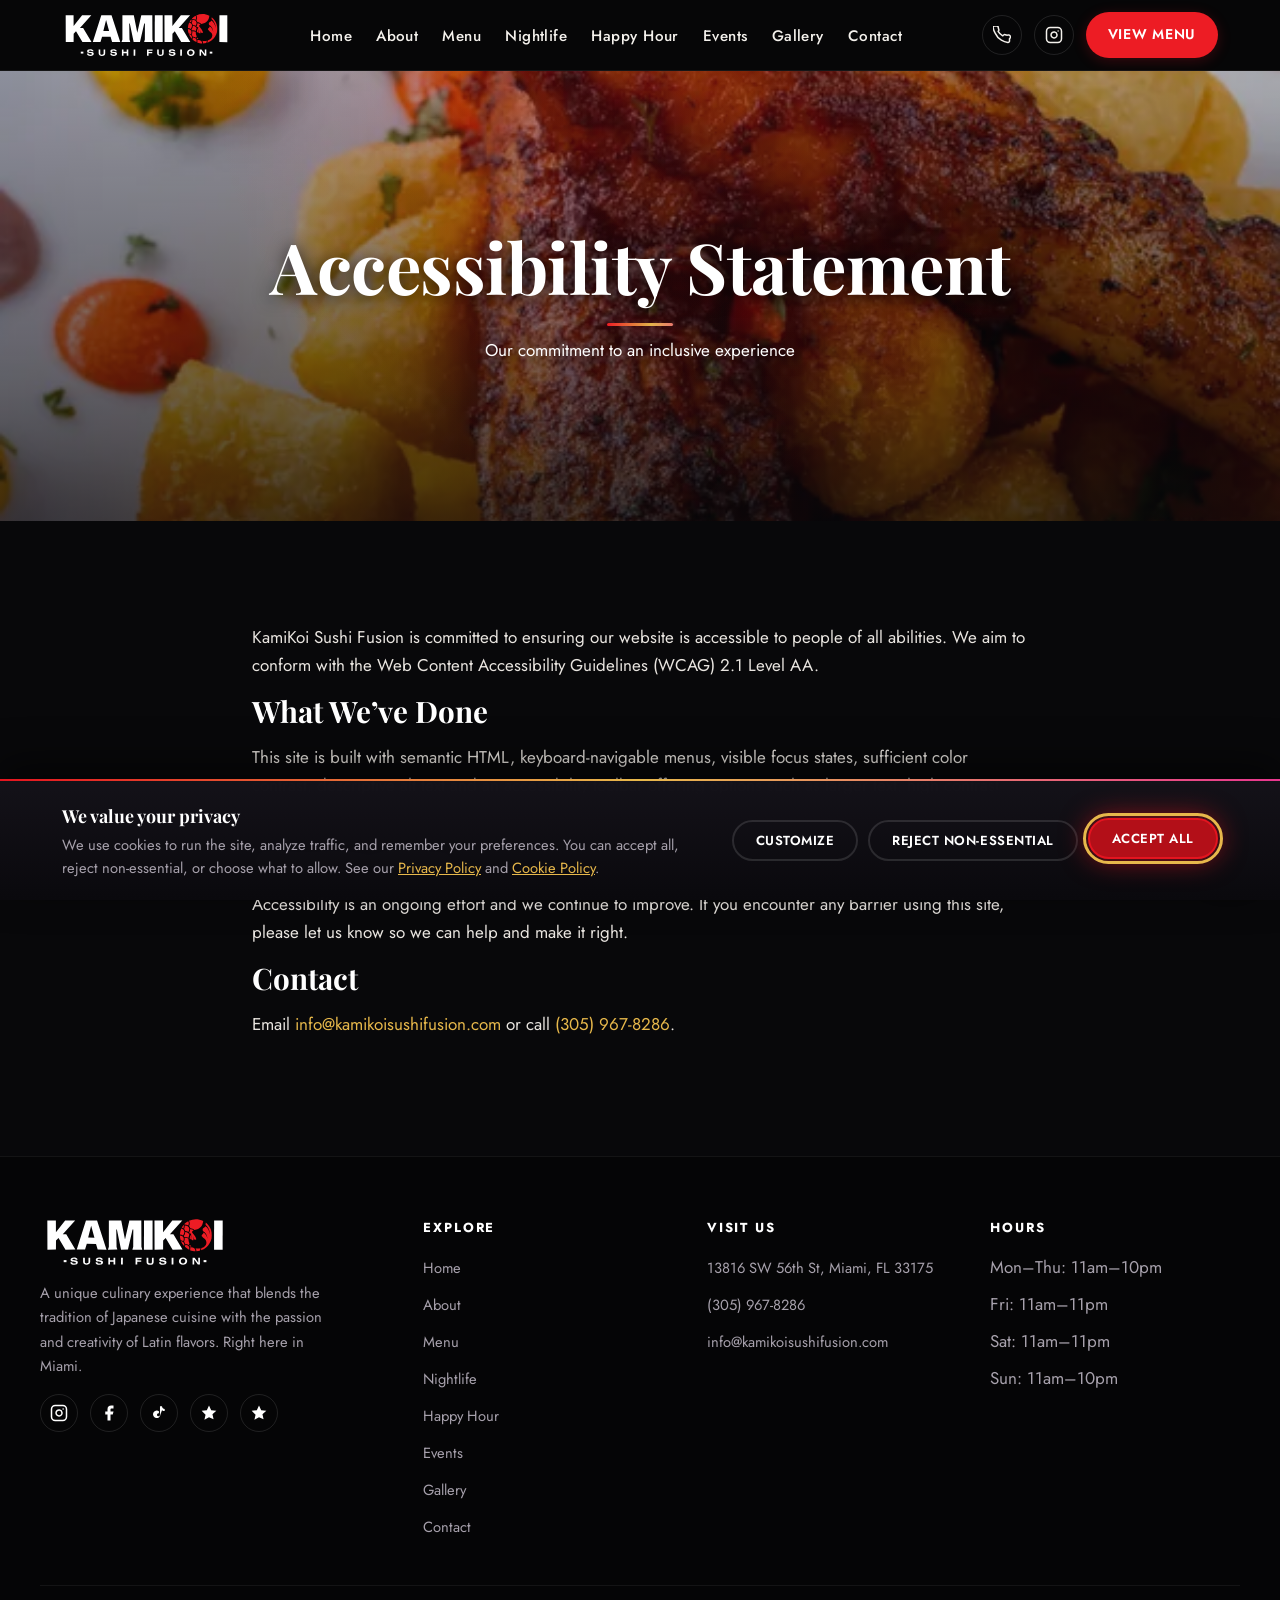
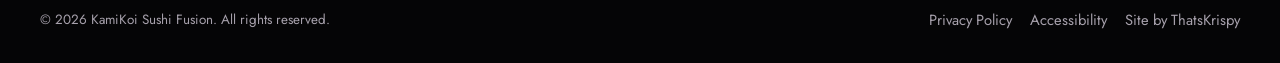
<file: accessibility.html>
<!DOCTYPE html>
<html lang="en">
<head>
  <meta charset="UTF-8"><meta name="viewport" content="width=device-width, initial-scale=1.0">
  <title>Accessibility | KamiKoi Sushi Fusion</title>
  <meta name="description" content="KamiKoi Sushi Fusion is committed to making our website accessible to everyone.">
  <meta name="robots" content="index, follow">
  <link rel="canonical" href="https://www.kamikoisushifusion.com/accessibility">
  <meta property="og:title" content="Accessibility | KamiKoi Sushi Fusion">
  <meta property="og:description" content="KamiKoi Sushi Fusion is committed to making our website accessible to everyone.">
  <meta property="og:image" content="https://www.kamikoisushifusion.com/assets/images/kamikoi-sushi-fusion-hero-miami.webp">
  <meta property="og:url" content="https://www.kamikoisushifusion.com/accessibility"><meta property="og:type" content="website">
  <meta name="theme-color" content="#0E0E10">
  <link rel="icon" href="assets/logos/logo-icon.svg?v=20260701b" type="image/svg+xml">
  <link rel="icon" href="assets/logos/favicon.png?v=20260701" type="image/png">
  <link rel="apple-touch-icon" href="assets/logos/logo-icon.png?v=20260701">
  <link rel="preconnect" href="https://fonts.googleapis.com">
  <link rel="preconnect" href="https://fonts.gstatic.com" crossorigin>
  <link href="https://fonts.googleapis.com/css2?family=Playfair+Display:wght@500;600;700&family=Jost:wght@400;500;600&display=swap" rel="stylesheet">
  <link rel="stylesheet" href="css/style.css?v=20260701-v4">
  
</head>
<body>
<a href="#main-content" class="skip-link">Skip to main content</a>
<header role="banner">
  <nav class="navbar" aria-label="Main navigation">
    <div class="navbar__inner">
      <a href="index.html" class="navbar__logo" aria-label="KamiKoi Sushi Fusion - Home">
        <img src="assets/logos/logo-white.svg?v=20260701b" alt="KamiKoi Sushi Fusion" width="190" height="52">
      </a>
      <ul class="navbar__links" role="list"><li><a href="index.html">Home</a></li><li><a href="about.html">About</a></li><li><a href="menu.html">Menu</a></li><li><a href="nightlife.html">Nightlife</a></li><li><a href="happy-hour.html">Happy Hour</a></li><li><a href="events.html">Events</a></li><li><a href="gallery.html">Gallery</a></li><li><a href="contact.html">Contact</a></li></ul>
      <div class="navbar__right">
        <a href="tel:3059678286" class="navbar__icon-btn" aria-label="Call (305) 967-8286"><svg viewBox="0 0 24 24" fill="none" stroke="currentColor" stroke-width="2" stroke-linecap="round" stroke-linejoin="round" aria-hidden="true"><path d="M22 16.92v3a2 2 0 01-2.18 2 19.79 19.79 0 01-8.63-3.07A19.5 19.5 0 013.07 9.81 19.79 19.79 0 010 1.18 2 2 0 012 0h3a2 2 0 012 1.72c.13.96.36 1.9.7 2.81a2 2 0 01-.45 2.11L6.91 7.09a16 16 0 006 6l1.27-1.05a2 2 0 012.11-.45c.91.34 1.85.57 2.81.7A2 2 0 0122 16.92z"/></svg></a>
        <a href="https://www.instagram.com/kamikoisushifusion/" target="_blank" rel="noopener noreferrer" class="navbar__icon-btn" aria-label="Instagram"><svg viewBox="0 0 24 24" fill="none" stroke="currentColor" stroke-width="2" stroke-linecap="round" stroke-linejoin="round" aria-hidden="true"><rect x="2" y="2" width="20" height="20" rx="5"/><path d="M16 11.37A4 4 0 1112.63 8 4 4 0 0116 11.37z"/><line x1="17.5" y1="6.5" x2="17.51" y2="6.5"/></svg></a>
        <a href="menu.html" class="navbar__order">View Menu</a>
        <button class="navbar__hamburger" id="hamburger" aria-expanded="false" aria-controls="mobile-nav" aria-label="Open menu">
          <svg viewBox="0 0 24 24" fill="none" stroke="currentColor" stroke-width="2" stroke-linecap="round" aria-hidden="true"><line x1="3" y1="6" x2="21" y2="6"/><line x1="3" y1="12" x2="21" y2="12"/><line x1="3" y1="18" x2="21" y2="18"/></svg>
        </button>
      </div>
    </div>
    <div class="navbar__mobile" id="mobile-nav" role="navigation" aria-label="Mobile navigation">
      <a href="index.html">Home</a><a href="about.html">About</a><a href="menu.html">Menu</a><a href="nightlife.html">Nightlife</a><a href="happy-hour.html">Happy Hour</a><a href="events.html">Events</a><a href="gallery.html">Gallery</a><a href="contact.html">Contact</a>
      <a href="tel:3059678286" class="navbar__order">Call (305) 967-8286</a>
    </div>
  </nav>
</header>
<main id="main-content">
  <header class="page-head"><h1>Accessibility Statement</h1><p>Our commitment to an inclusive experience</p></header>
  <div class="section"><div class="container" style="max-width:820px">
    <p>KamiKoi Sushi Fusion is committed to ensuring our website is accessible to people of all abilities. We aim to conform with the Web Content Accessibility Guidelines (WCAG) 2.1 Level AA.</p>
    <h3>What We&rsquo;ve Done</h3>
    <p>This site is built with semantic HTML, keyboard-navigable menus, visible focus states, sufficient color contrast, descriptive alt text and an accessibility toolbar offering options such as larger text, high contrast and reduced motion.</p>
    <h3>Ongoing Effort</h3>
    <p>Accessibility is an ongoing effort and we continue to improve. If you encounter any barrier using this site, please let us know so we can help and make it right.</p>
    <h3>Contact</h3>
    <p>Email <a href="mailto:info@kamikoisushifusion.com">info@kamikoisushifusion.com</a> or call <a href="tel:3059678286">(305) 967-8286</a>.</p>
  </div></div></main>
<footer class="footer" role="contentinfo">
  <div class="footer__grid">
    <div class="footer__brand">
      <img src="assets/logos/logo-white.svg?v=20260701b" alt="KamiKoi Sushi Fusion" width="190" height="52">
      <p>A unique culinary experience that blends the tradition of Japanese cuisine with the passion and creativity of Latin flavors. Right here in Miami.</p>
      <div class="footer__social">
        <a href="https://www.instagram.com/kamikoisushifusion/" target="_blank" rel="noopener noreferrer" aria-label="Instagram"><svg viewBox="0 0 24 24" fill="none" stroke="currentColor" stroke-width="2" stroke-linecap="round" stroke-linejoin="round" aria-hidden="true"><rect x="2" y="2" width="20" height="20" rx="5"/><path d="M16 11.37A4 4 0 1112.63 8 4 4 0 0116 11.37z"/><line x1="17.5" y1="6.5" x2="17.51" y2="6.5"/></svg></a>
        <a href="https://www.facebook.com/profile.php?id=61574384591433" target="_blank" rel="noopener noreferrer" aria-label="Facebook"><svg viewBox="0 0 24 24" fill="currentColor" aria-hidden="true"><path d="M18 2h-3a5 5 0 00-5 5v3H7v4h3v8h4v-8h3l1-4h-4V7a1 1 0 011-1h3z"/></svg></a>
        <a href="https://www.tiktok.com/@kamikoisushifusion.0" target="_blank" rel="noopener noreferrer" aria-label="TikTok"><svg viewBox="0 0 24 24" fill="currentColor" aria-hidden="true"><path d="M16 8.2a6 6 0 003.6 1.2V6.7a3.3 3.3 0 01-2.4-1A3.3 3.3 0 0116 3h-2.7v11.3a2 2 0 11-2-2c.2 0 .4 0 .6.1V9.6a5 5 0 102.1 4.1z"/></svg></a>
        <a href="https://www.yelp.com/biz/kami-koi-sushi-fusion-kendale-lakes" target="_blank" rel="noopener noreferrer" aria-label="Yelp"><svg viewBox="0 0 24 24" fill="currentColor" aria-hidden="true"><path d="M12 2l2.9 6.3 6.9.7-5.2 4.6 1.5 6.8L12 17.8 5.9 21l1.5-6.8L2.2 9l6.9-.7z"/></svg></a>
      </div>
    </div>
    <div>
      <h5>Explore</h5>
      <ul><li><a href="index.html">Home</a></li><li><a href="about.html">About</a></li><li><a href="menu.html">Menu</a></li><li><a href="nightlife.html">Nightlife</a></li><li><a href="happy-hour.html">Happy Hour</a></li><li><a href="events.html">Events</a></li><li><a href="gallery.html">Gallery</a></li><li><a href="contact.html">Contact</a></li></ul>
    </div>
    <div>
      <h5>Visit Us</h5>
      <ul>
        <li><a href="https://maps.google.com/?q=13816+SW+56th+St,+Miami,+FL+33175" target="_blank" rel="noopener noreferrer">13816 SW 56th St, Miami, FL 33175</a></li>
        <li><a href="tel:3059678286">(305) 967-8286</a></li>
        <li><a href="mailto:info@kamikoisushifusion.com">info@kamikoisushifusion.com</a></li>
      </ul>
    </div>
    <div>
      <h5>Hours</h5>
      <ul>
        <li>Mon&ndash;Thu: 11am&ndash;10pm</li>
        <li>Fri: 11am&ndash;11pm</li>
        <li>Sat: 11am&ndash;11pm</li>
        <li>Sun: 11am&ndash;10pm</li>
      </ul>
    </div>
  </div>
  <div class="footer__bottom">
    <span>&copy; 2026 KamiKoi Sushi Fusion. All rights reserved.</span>
    <nav aria-label="Legal">
      <a href="privacy.html">Privacy Policy</a>
      <a href="accessibility.html">Accessibility</a>
      <a href="https://www.thatskrispy.com" target="_blank" rel="noopener noreferrer">Site by ThatsKrispy</a>
    </nav>
  </div>
</footer>
<script src="js/a11y-consent.js?v=20260701-v5" defer></script>
<script src="js/main.js?v=20260701-v4" defer></script>
<script src="js/fx.js?v=20260702-v1" defer></script>
</body>
</html>
</file>
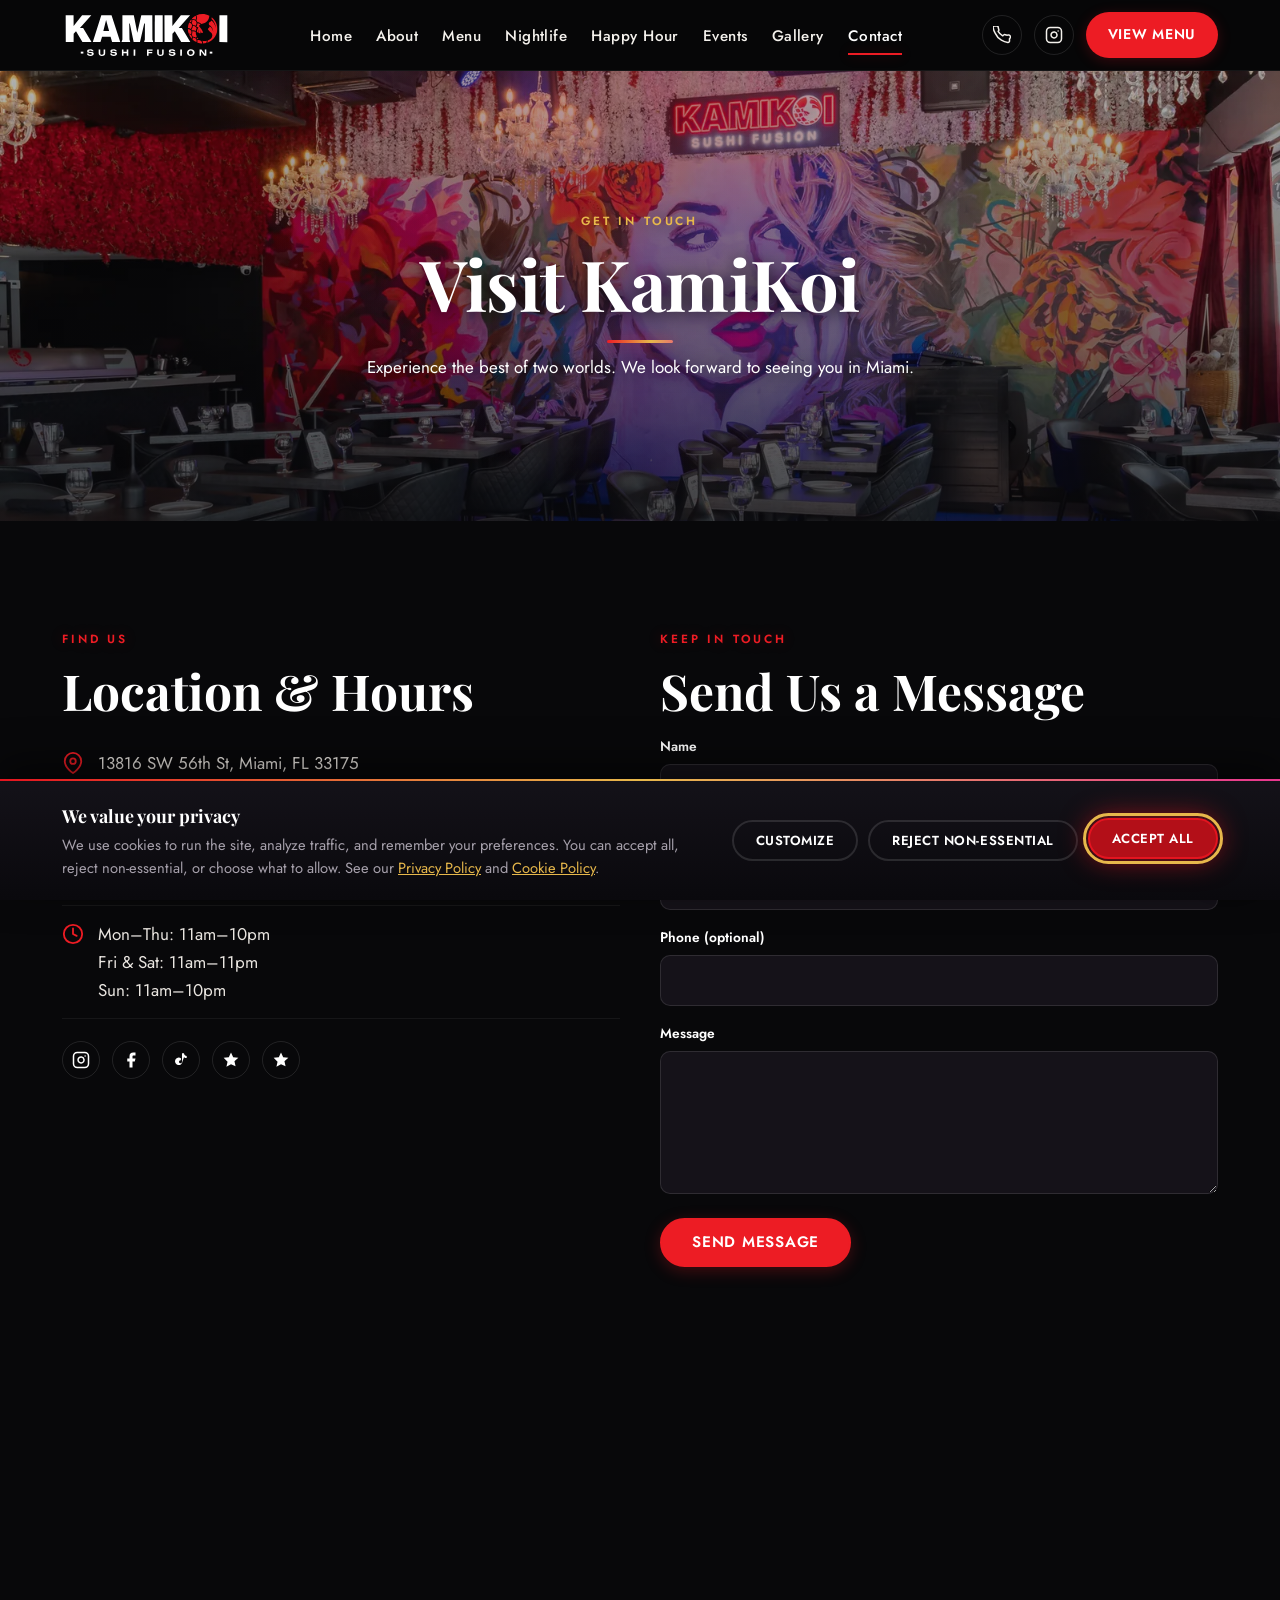
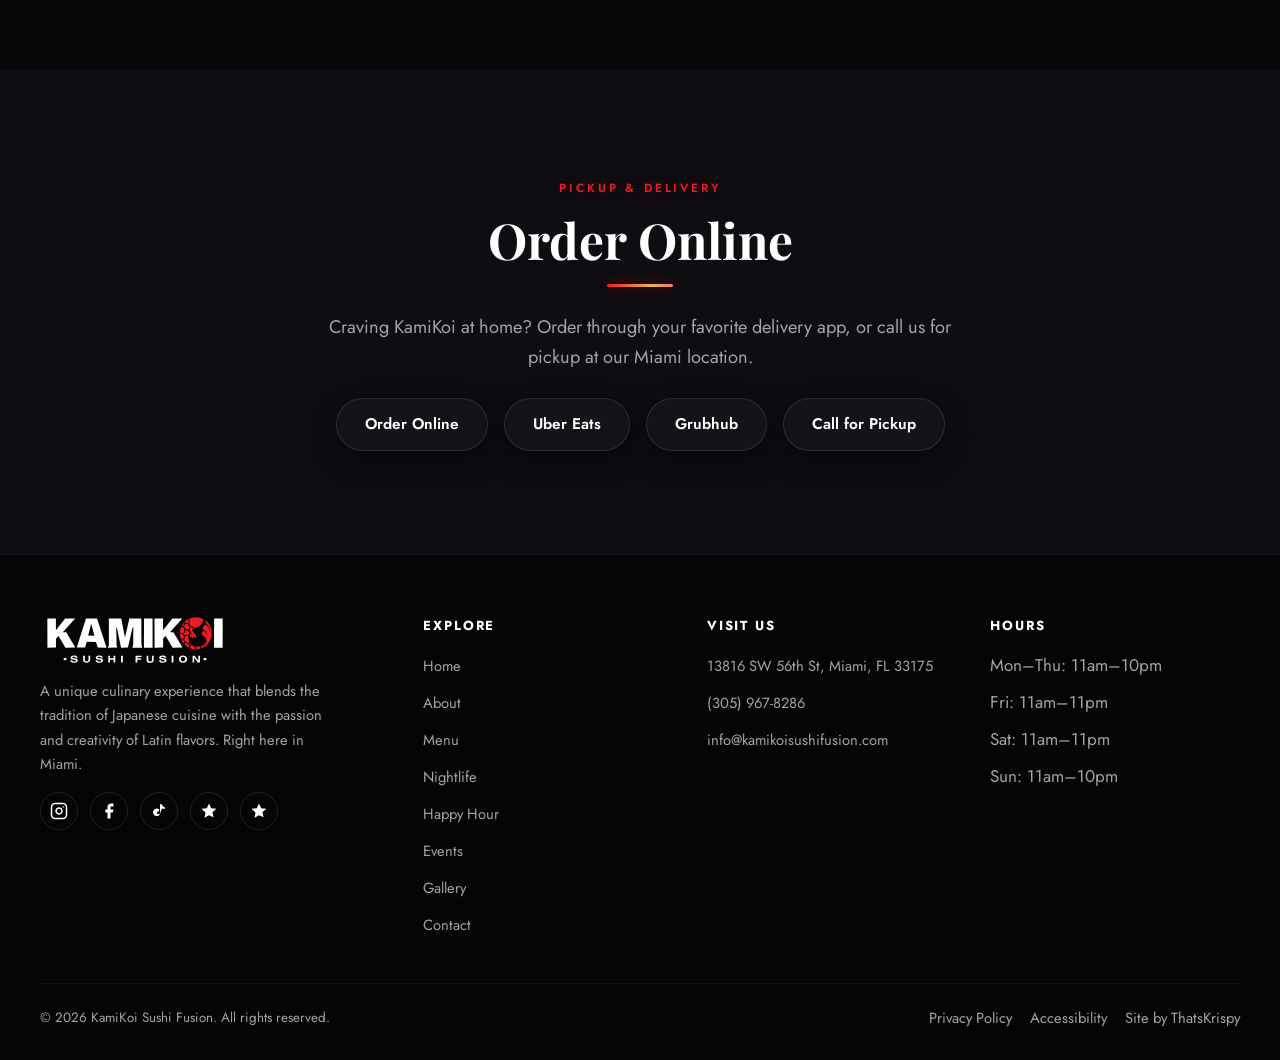
<file: contact.html>
<!DOCTYPE html>
<html lang="en">
<head>
  <meta charset="UTF-8"><meta name="viewport" content="width=device-width, initial-scale=1.0">
  <title>Contact &amp; Location | KamiKoi Sushi Fusion Miami</title>
  <meta name="description" content="Visit KamiKoi Sushi Fusion at 13816 SW 56th St, Miami, FL 33175. Call (305) 967-8286 for reservations and pickup. Open 7 days a week.">
  <meta name="robots" content="index, follow">
  <link rel="canonical" href="https://www.kamikoisushifusion.com/contact">
  <meta property="og:title" content="Contact &amp; Location | KamiKoi Sushi Fusion Miami">
  <meta property="og:description" content="Visit KamiKoi Sushi Fusion at 13816 SW 56th St, Miami, FL 33175. Call (305) 967-8286 for reservations and pickup. Open 7 days a week.">
  <meta property="og:image" content="https://www.kamikoisushifusion.com/assets/images/kamikoi-fusion-plating.webp">
  <meta property="og:url" content="https://www.kamikoisushifusion.com/contact"><meta property="og:type" content="website">
  <meta name="theme-color" content="#0E0E10">
  <link rel="icon" href="assets/logos/logo-icon.svg?v=20260701b" type="image/svg+xml">
  <link rel="icon" href="assets/logos/favicon.png?v=20260701" type="image/png">
  <link rel="apple-touch-icon" href="assets/logos/logo-icon.png?v=20260701">
  <link rel="preconnect" href="https://fonts.googleapis.com">
  <link rel="preconnect" href="https://fonts.gstatic.com" crossorigin>
  <link href="https://fonts.googleapis.com/css2?family=Playfair+Display:wght@500;600;700&family=Jost:wght@400;500;600&display=swap" rel="stylesheet">
  <link rel="stylesheet" href="css/style.css?v=20260701-v4">
  
</head>
<body>
<a href="#main-content" class="skip-link">Skip to main content</a>
<header role="banner">
  <nav class="navbar" aria-label="Main navigation">
    <div class="navbar__inner">
      <a href="index.html" class="navbar__logo" aria-label="KamiKoi Sushi Fusion - Home">
        <img src="assets/logos/logo-white.svg?v=20260701b" alt="KamiKoi Sushi Fusion" width="190" height="52">
      </a>
      <ul class="navbar__links" role="list"><li><a href="index.html">Home</a></li><li><a href="about.html">About</a></li><li><a href="menu.html">Menu</a></li><li><a href="nightlife.html">Nightlife</a></li><li><a href="happy-hour.html">Happy Hour</a></li><li><a href="events.html">Events</a></li><li><a href="gallery.html">Gallery</a></li><li><a href="contact.html" class="active">Contact</a></li></ul>
      <div class="navbar__right">
        <a href="tel:3059678286" class="navbar__icon-btn" aria-label="Call (305) 967-8286"><svg viewBox="0 0 24 24" fill="none" stroke="currentColor" stroke-width="2" stroke-linecap="round" stroke-linejoin="round" aria-hidden="true"><path d="M22 16.92v3a2 2 0 01-2.18 2 19.79 19.79 0 01-8.63-3.07A19.5 19.5 0 013.07 9.81 19.79 19.79 0 010 1.18 2 2 0 012 0h3a2 2 0 012 1.72c.13.96.36 1.9.7 2.81a2 2 0 01-.45 2.11L6.91 7.09a16 16 0 006 6l1.27-1.05a2 2 0 012.11-.45c.91.34 1.85.57 2.81.7A2 2 0 0122 16.92z"/></svg></a>
        <a href="https://www.instagram.com/kamikoisushifusion/" target="_blank" rel="noopener noreferrer" class="navbar__icon-btn" aria-label="Instagram"><svg viewBox="0 0 24 24" fill="none" stroke="currentColor" stroke-width="2" stroke-linecap="round" stroke-linejoin="round" aria-hidden="true"><rect x="2" y="2" width="20" height="20" rx="5"/><path d="M16 11.37A4 4 0 1112.63 8 4 4 0 0116 11.37z"/><line x1="17.5" y1="6.5" x2="17.51" y2="6.5"/></svg></a>
        <a href="menu.html" class="navbar__order">View Menu</a>
        <button class="navbar__hamburger" id="hamburger" aria-expanded="false" aria-controls="mobile-nav" aria-label="Open menu">
          <svg viewBox="0 0 24 24" fill="none" stroke="currentColor" stroke-width="2" stroke-linecap="round" aria-hidden="true"><line x1="3" y1="6" x2="21" y2="6"/><line x1="3" y1="12" x2="21" y2="12"/><line x1="3" y1="18" x2="21" y2="18"/></svg>
        </button>
      </div>
    </div>
    <div class="navbar__mobile" id="mobile-nav" role="navigation" aria-label="Mobile navigation">
      <a href="index.html">Home</a><a href="about.html">About</a><a href="menu.html">Menu</a><a href="nightlife.html">Nightlife</a><a href="happy-hour.html">Happy Hour</a><a href="events.html">Events</a><a href="gallery.html">Gallery</a><a href="contact.html">Contact</a>
      <a href="tel:3059678286" class="navbar__order">Call (305) 967-8286</a>
    </div>
  </nav>
</header>
<main id="main-content">
  <header class="page-head"><span class="eyebrow eyebrow--gold">Get in Touch</span><h1>Visit KamiKoi</h1><p>Experience the best of two worlds. We look forward to seeing you in Miami.</p></header>
  <div class="section"><div class="container">
    <div class="contact-grid">
      <div>
        <span class="eyebrow">Find Us</span>
        <h2 style="margin-bottom:18px">Location &amp; Hours</h2>
        <ul class="info-list">
          <li><svg viewBox="0 0 24 24" fill="none" stroke="currentColor" stroke-width="2" stroke-linecap="round" stroke-linejoin="round" aria-hidden="true"><path d="M21 10c0 7-9 13-9 13s-9-6-9-13a9 9 0 0118 0z"/><circle cx="12" cy="10" r="3"/></svg><span><a href="https://maps.google.com/?q=13816+SW+56th+St,+Miami,+FL+33175" target="_blank" rel="noopener noreferrer">13816 SW 56th St, Miami, FL 33175</a></span></li>
          <li><svg viewBox="0 0 24 24" fill="none" stroke="currentColor" stroke-width="2" stroke-linecap="round" stroke-linejoin="round" aria-hidden="true"><path d="M22 16.92v3a2 2 0 01-2.18 2 19.79 19.79 0 01-8.63-3.07A19.5 19.5 0 013.07 9.81 19.79 19.79 0 010 1.18 2 2 0 012 0h3a2 2 0 012 1.72c.13.96.36 1.9.7 2.81a2 2 0 01-.45 2.11L6.91 7.09a16 16 0 006 6l1.27-1.05a2 2 0 012.11-.45c.91.34 1.85.57 2.81.7A2 2 0 0122 16.92z"/></svg><span><a href="tel:3059678286">(305) 967-8286</a></span></li>
          <li><svg viewBox="0 0 24 24" fill="none" stroke="currentColor" stroke-width="2" stroke-linecap="round" stroke-linejoin="round" aria-hidden="true"><path d="M4 4h16c1.1 0 2 .9 2 2v12c0 1.1-.9 2-2 2H4c-1.1 0-2-.9-2-2V6c0-1.1.9-2 2-2z"/><polyline points="22,6 12,13 2,6"/></svg><span><a href="mailto:info@kamikoisushifusion.com">info@kamikoisushifusion.com</a></span></li>
          <li><svg viewBox="0 0 24 24" fill="none" stroke="currentColor" stroke-width="2" stroke-linecap="round" stroke-linejoin="round" aria-hidden="true"><circle cx="12" cy="12" r="10"/><polyline points="12 6 12 12 16 14"/></svg><span>Mon&ndash;Thu: 11am&ndash;10pm<br>Fri &amp; Sat: 11am&ndash;11pm<br>Sun: 11am&ndash;10pm</span></li>
        </ul>
        <div class="footer__social" style="margin-top:22px">
          <a href="https://www.instagram.com/kamikoisushifusion/" target="_blank" rel="noopener noreferrer" aria-label="Instagram" style="color:#fff;border-color:var(--line)"><svg viewBox="0 0 24 24" fill="none" stroke="currentColor" stroke-width="2" stroke-linecap="round" stroke-linejoin="round" aria-hidden="true"><rect x="2" y="2" width="20" height="20" rx="5"/><path d="M16 11.37A4 4 0 1112.63 8 4 4 0 0116 11.37z"/><line x1="17.5" y1="6.5" x2="17.51" y2="6.5"/></svg></a>
          <a href="https://www.facebook.com/profile.php?id=61574384591433" target="_blank" rel="noopener noreferrer" aria-label="Facebook" style="color:#fff;border-color:var(--line)"><svg viewBox="0 0 24 24" fill="currentColor" aria-hidden="true"><path d="M18 2h-3a5 5 0 00-5 5v3H7v4h3v8h4v-8h3l1-4h-4V7a1 1 0 011-1h3z"/></svg></a>
          <a href="https://www.tiktok.com/@kamikoisushifusion.0" target="_blank" rel="noopener noreferrer" aria-label="TikTok" style="color:#fff;border-color:var(--line)"><svg viewBox="0 0 24 24" fill="currentColor" aria-hidden="true"><path d="M16 8.2a6 6 0 003.6 1.2V6.7a3.3 3.3 0 01-2.4-1A3.3 3.3 0 0116 3h-2.7v11.3a2 2 0 11-2-2c.2 0 .4 0 .6.1V9.6a5 5 0 102.1 4.1z"/></svg></a>
          <a href="https://www.yelp.com/biz/kami-koi-sushi-fusion-kendale-lakes" target="_blank" rel="noopener noreferrer" aria-label="Yelp" style="color:#fff;border-color:var(--line)"><svg viewBox="0 0 24 24" fill="currentColor" aria-hidden="true"><path d="M12 2l2.9 6.3 6.9.7-5.2 4.6 1.5 6.8L12 17.8 5.9 21l1.5-6.8L2.2 9l6.9-.7z"/></svg></a>
        </div>
      </div>
      <div>
        <span class="eyebrow">Keep in Touch</span>
        <h2 style="margin-bottom:18px">Send Us a Message</h2>
        <form id="contact-form" data-access-key="YOUR_WEB3FORMS_KEY" novalidate>
          <input type="hidden" name="subject" value="New message from KamiKoi website">
          <input type="checkbox" name="botcheck" class="hidden" style="display:none" aria-hidden="true" tabindex="-1">
          <div class="form-field"><label for="cf-name">Name</label><input id="cf-name" type="text" name="name" required autocomplete="name"></div>
          <div class="form-field"><label for="cf-email">Email</label><input id="cf-email" type="email" name="email" required autocomplete="email"></div>
          <div class="form-field"><label for="cf-phone">Phone (optional)</label><input id="cf-phone" type="tel" name="phone" autocomplete="tel"></div>
          <div class="form-field"><label for="cf-msg">Message</label><textarea id="cf-msg" name="message" rows="5" required></textarea></div>
          <button type="submit" class="btn btn-primary">Send Message</button>
          <p class="form-status" role="status" aria-live="polite"></p>
        </form>
      </div>
    </div>
  </div></div>
  <iframe class="map-embed" src="https://maps.google.com/maps?q=13816%20SW%2056th%20St%2C%20Miami%2C%20Florida%2033175&t=m&z=16&output=embed&iwloc=near" title="KamiKoi Sushi Fusion location map" loading="lazy" referrerpolicy="no-referrer-when-downgrade" style="display:block;margin:0 auto;max-width:1180px"></iframe>

  <section class="section bg-cream" aria-labelledby="order-h">
    <div class="container text-center">
      <span class="eyebrow">Pickup &amp; Delivery</span>
      <h2 id="order-h">Order Online</h2>
      <p class="lead" style="max-width:640px;margin:0 auto">Craving KamiKoi at home? Order through your favorite delivery app, or call us for pickup at our Miami location.</p>
      <div class="order-row">
        <a href="https://www.toasttab.com/local/order/kami-koi-sushi-fusion-13816-southwest-56th-street" target="_blank" rel="noopener noreferrer" class="order-chip">Order Online</a>
        <a href="https://www.ubereats.com/store/kami-koi-sushi-fusion/H_1ltwIhQrSnu_xtrYCXhA" target="_blank" rel="noopener noreferrer" class="order-chip">Uber Eats</a>
        <a href="https://www.grubhub.com/restaurant/kami-koi-sushi-fusion-13816-sw-56th-st-miami/10610608" target="_blank" rel="noopener noreferrer" class="order-chip">Grubhub</a>
        <a href="tel:3059678286" class="order-chip">Call for Pickup</a>
      </div>
    </div>
  </section></main>
<footer class="footer" role="contentinfo">
  <div class="footer__grid">
    <div class="footer__brand">
      <img src="assets/logos/logo-white.svg?v=20260701b" alt="KamiKoi Sushi Fusion" width="190" height="52">
      <p>A unique culinary experience that blends the tradition of Japanese cuisine with the passion and creativity of Latin flavors. Right here in Miami.</p>
      <div class="footer__social">
        <a href="https://www.instagram.com/kamikoisushifusion/" target="_blank" rel="noopener noreferrer" aria-label="Instagram"><svg viewBox="0 0 24 24" fill="none" stroke="currentColor" stroke-width="2" stroke-linecap="round" stroke-linejoin="round" aria-hidden="true"><rect x="2" y="2" width="20" height="20" rx="5"/><path d="M16 11.37A4 4 0 1112.63 8 4 4 0 0116 11.37z"/><line x1="17.5" y1="6.5" x2="17.51" y2="6.5"/></svg></a>
        <a href="https://www.facebook.com/profile.php?id=61574384591433" target="_blank" rel="noopener noreferrer" aria-label="Facebook"><svg viewBox="0 0 24 24" fill="currentColor" aria-hidden="true"><path d="M18 2h-3a5 5 0 00-5 5v3H7v4h3v8h4v-8h3l1-4h-4V7a1 1 0 011-1h3z"/></svg></a>
        <a href="https://www.tiktok.com/@kamikoisushifusion.0" target="_blank" rel="noopener noreferrer" aria-label="TikTok"><svg viewBox="0 0 24 24" fill="currentColor" aria-hidden="true"><path d="M16 8.2a6 6 0 003.6 1.2V6.7a3.3 3.3 0 01-2.4-1A3.3 3.3 0 0116 3h-2.7v11.3a2 2 0 11-2-2c.2 0 .4 0 .6.1V9.6a5 5 0 102.1 4.1z"/></svg></a>
        <a href="https://www.yelp.com/biz/kami-koi-sushi-fusion-kendale-lakes" target="_blank" rel="noopener noreferrer" aria-label="Yelp"><svg viewBox="0 0 24 24" fill="currentColor" aria-hidden="true"><path d="M12 2l2.9 6.3 6.9.7-5.2 4.6 1.5 6.8L12 17.8 5.9 21l1.5-6.8L2.2 9l6.9-.7z"/></svg></a>
      </div>
    </div>
    <div>
      <h5>Explore</h5>
      <ul><li><a href="index.html">Home</a></li><li><a href="about.html">About</a></li><li><a href="menu.html">Menu</a></li><li><a href="nightlife.html">Nightlife</a></li><li><a href="happy-hour.html">Happy Hour</a></li><li><a href="events.html">Events</a></li><li><a href="gallery.html">Gallery</a></li><li><a href="contact.html">Contact</a></li></ul>
    </div>
    <div>
      <h5>Visit Us</h5>
      <ul>
        <li><a href="https://maps.google.com/?q=13816+SW+56th+St,+Miami,+FL+33175" target="_blank" rel="noopener noreferrer">13816 SW 56th St, Miami, FL 33175</a></li>
        <li><a href="tel:3059678286">(305) 967-8286</a></li>
        <li><a href="mailto:info@kamikoisushifusion.com">info@kamikoisushifusion.com</a></li>
      </ul>
    </div>
    <div>
      <h5>Hours</h5>
      <ul>
        <li>Mon&ndash;Thu: 11am&ndash;10pm</li>
        <li>Fri: 11am&ndash;11pm</li>
        <li>Sat: 11am&ndash;11pm</li>
        <li>Sun: 11am&ndash;10pm</li>
      </ul>
    </div>
  </div>
  <div class="footer__bottom">
    <span>&copy; 2026 KamiKoi Sushi Fusion. All rights reserved.</span>
    <nav aria-label="Legal">
      <a href="privacy.html">Privacy Policy</a>
      <a href="accessibility.html">Accessibility</a>
      <a href="https://www.thatskrispy.com" target="_blank" rel="noopener noreferrer">Site by ThatsKrispy</a>
    </nav>
  </div>
</footer>
<script src="js/a11y-consent.js?v=20260701-v5" defer></script>
<script src="js/main.js?v=20260701-v4" defer></script>
<script src="js/fx.js?v=20260702-v1" defer></script>
</body>
</html>
</file>
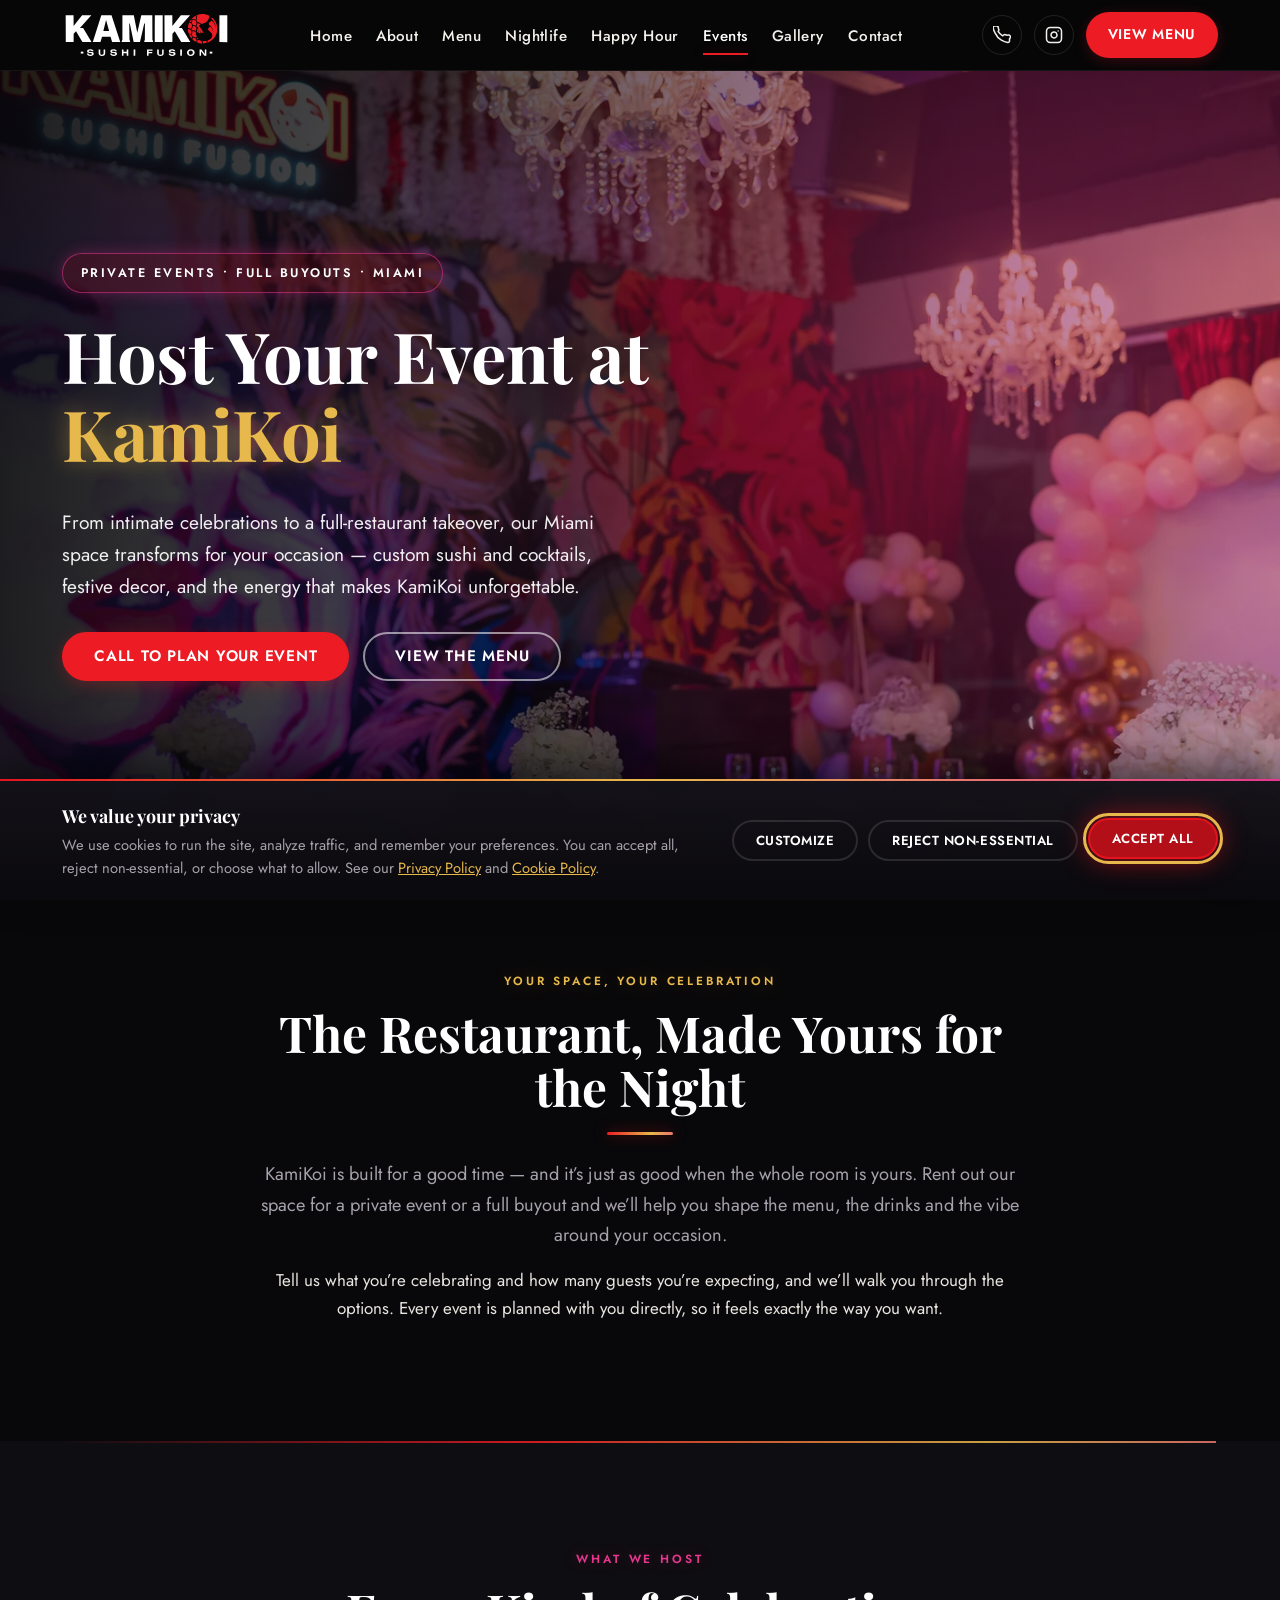
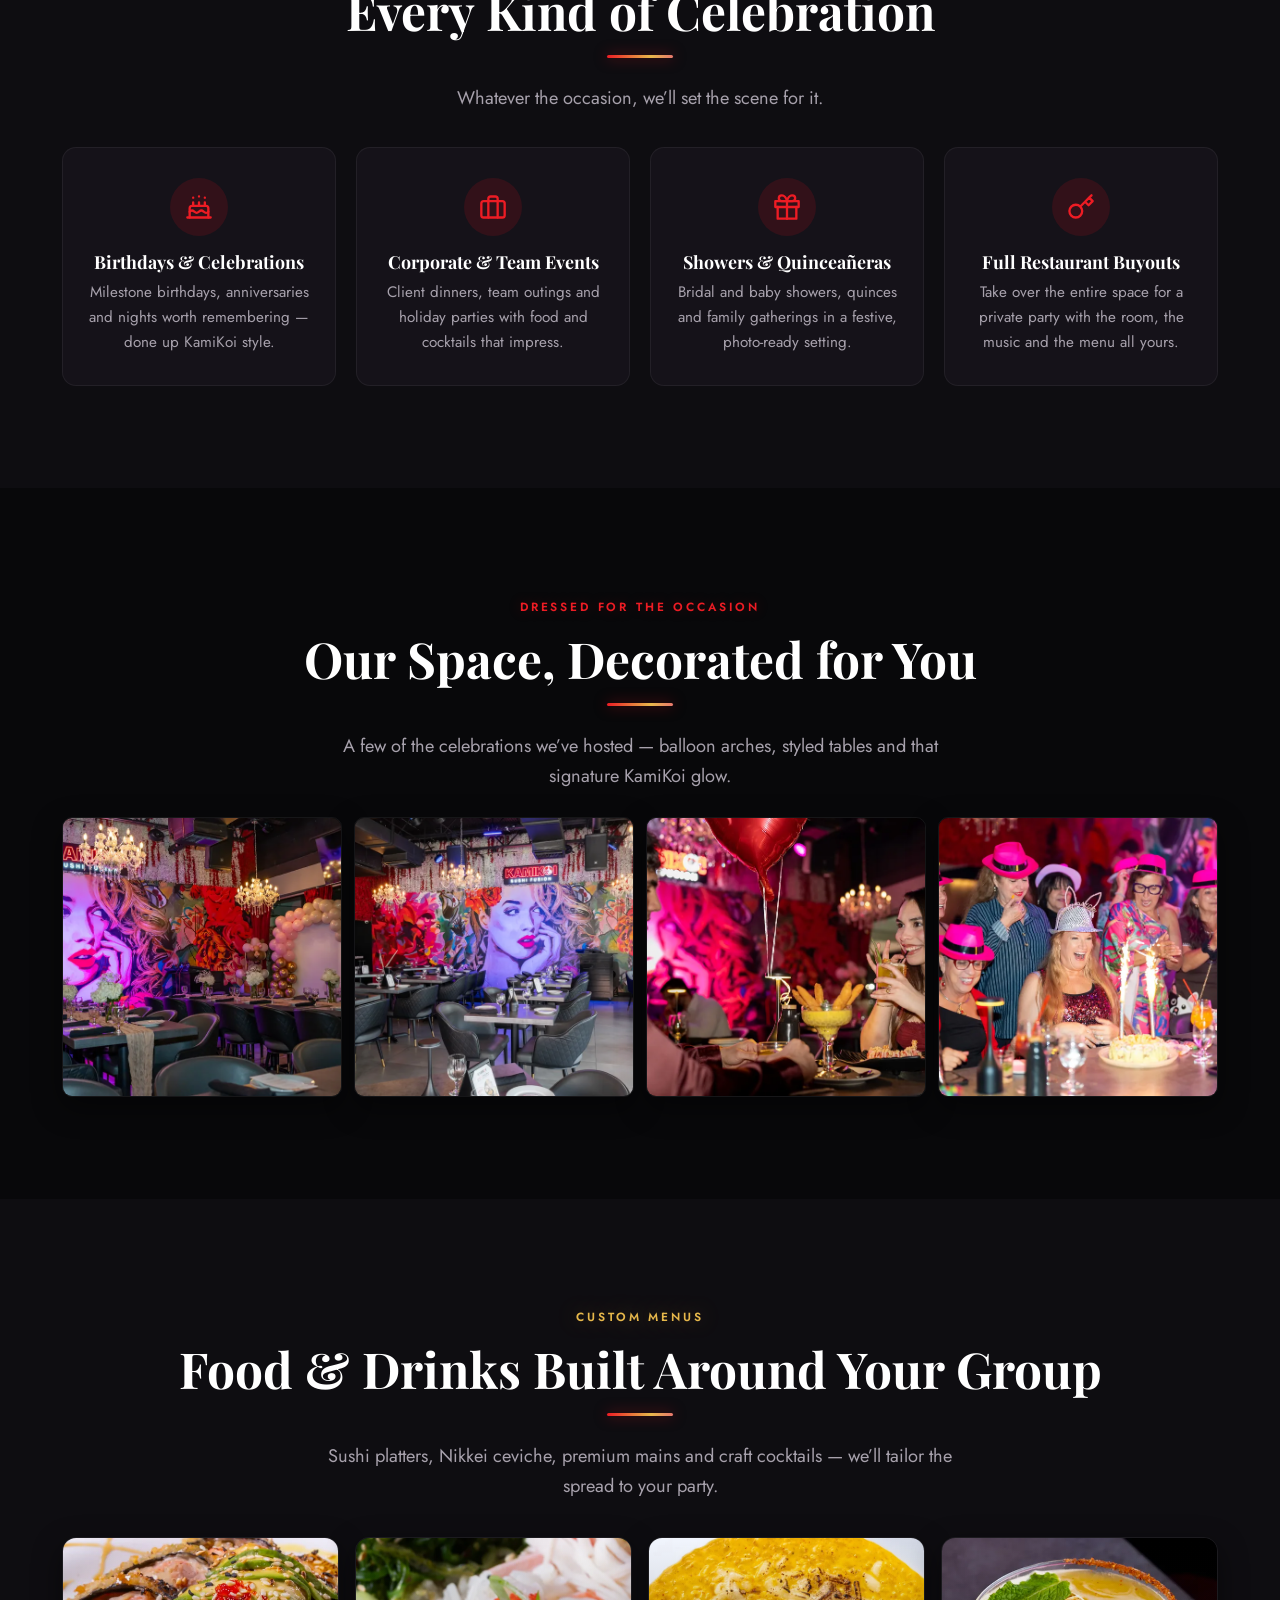
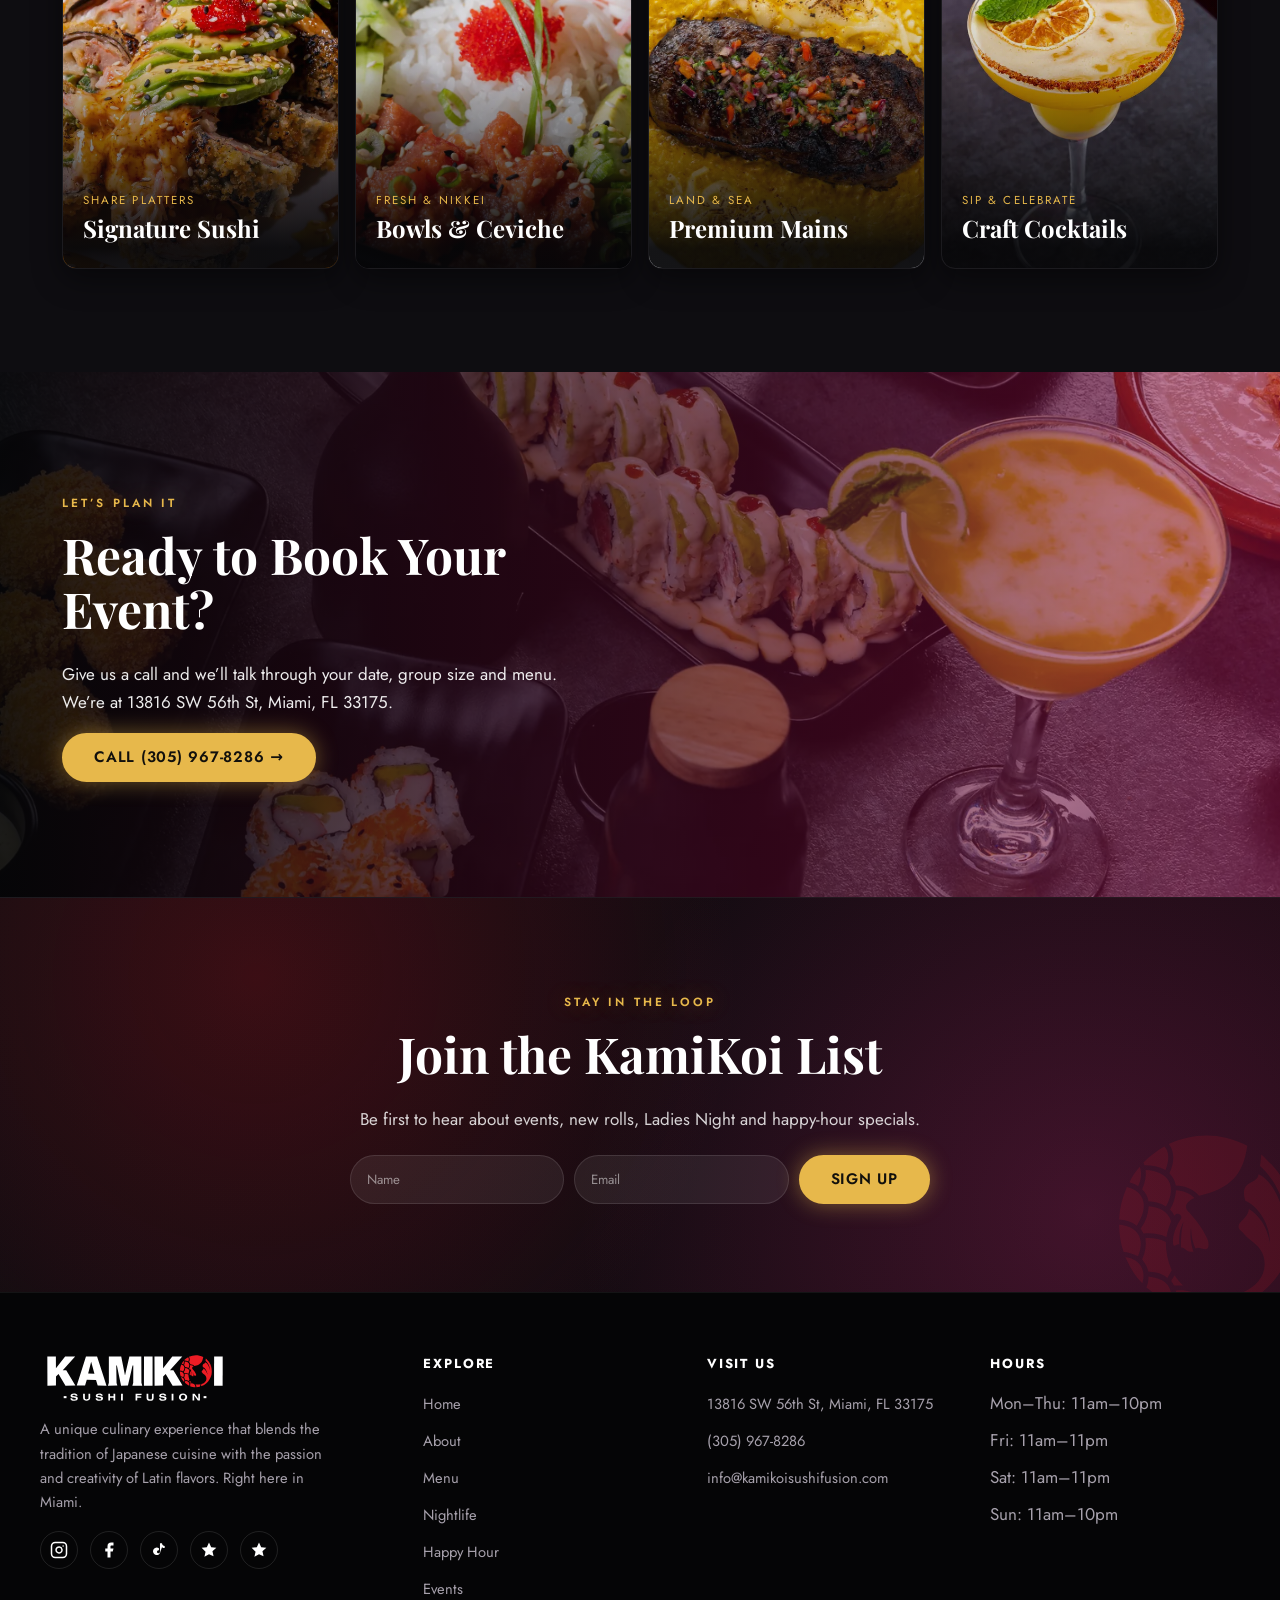
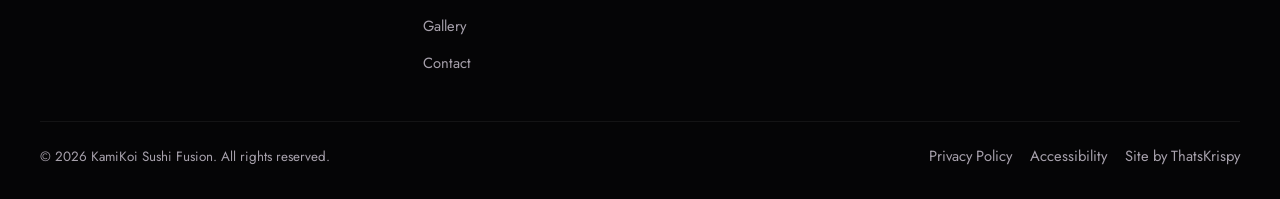
<file: events.html>
<!DOCTYPE html>
<html lang="en">
<head>
  <meta charset="UTF-8"><meta name="viewport" content="width=device-width, initial-scale=1.0">
  <title>Private Events &amp; Restaurant Buyouts | KamiKoi Sushi Fusion Miami</title>
  <meta name="description" content="Host your private event at KamiKoi Sushi Fusion in Miami. Birthdays, corporate events, showers, quincea&ntilde;eras and full-restaurant buyouts with custom sushi, cocktails and a festive atmosphere. Call (305) 967-8286 to plan.">
  <meta name="robots" content="index, follow">
  <link rel="canonical" href="https://www.kamikoisushifusion.com/events">
  <meta property="og:title" content="Private Events &amp; Restaurant Buyouts | KamiKoi Sushi Fusion Miami">
  <meta property="og:description" content="Host your private event at KamiKoi Sushi Fusion in Miami. Birthdays, corporate events, showers, quincea&ntilde;eras and full-restaurant buyouts with custom sushi, cocktails and a festive atmosphere. Call (305) 967-8286 to plan.">
  <meta property="og:image" content="https://www.kamikoisushifusion.com/assets/images/kamikoi-private-events-miami.webp">
  <meta property="og:url" content="https://www.kamikoisushifusion.com/events"><meta property="og:type" content="website">
  <meta name="theme-color" content="#0E0E10">
  <link rel="icon" href="assets/logos/logo-icon.svg?v=20260701b" type="image/svg+xml">
  <link rel="icon" href="assets/logos/favicon.png?v=20260701" type="image/png">
  <link rel="apple-touch-icon" href="assets/logos/logo-icon.png?v=20260701">
  <link rel="preconnect" href="https://fonts.googleapis.com">
  <link rel="preconnect" href="https://fonts.gstatic.com" crossorigin>
  <link href="https://fonts.googleapis.com/css2?family=Playfair+Display:wght@500;600;700&family=Jost:wght@400;500;600&display=swap" rel="stylesheet">
  <link rel="stylesheet" href="css/style.css?v=20260701-v4">
  
</head>
<body>
<a href="#main-content" class="skip-link">Skip to main content</a>
<header role="banner">
  <nav class="navbar" aria-label="Main navigation">
    <div class="navbar__inner">
      <a href="index.html" class="navbar__logo" aria-label="KamiKoi Sushi Fusion - Home">
        <img src="assets/logos/logo-white.svg?v=20260701b" alt="KamiKoi Sushi Fusion" width="190" height="52">
      </a>
      <ul class="navbar__links" role="list"><li><a href="index.html">Home</a></li><li><a href="about.html">About</a></li><li><a href="menu.html">Menu</a></li><li><a href="nightlife.html">Nightlife</a></li><li><a href="happy-hour.html">Happy Hour</a></li><li><a href="events.html" class="active">Events</a></li><li><a href="gallery.html">Gallery</a></li><li><a href="contact.html">Contact</a></li></ul>
      <div class="navbar__right">
        <a href="tel:3059678286" class="navbar__icon-btn" aria-label="Call (305) 967-8286"><svg viewBox="0 0 24 24" fill="none" stroke="currentColor" stroke-width="2" stroke-linecap="round" stroke-linejoin="round" aria-hidden="true"><path d="M22 16.92v3a2 2 0 01-2.18 2 19.79 19.79 0 01-8.63-3.07A19.5 19.5 0 013.07 9.81 19.79 19.79 0 010 1.18 2 2 0 012 0h3a2 2 0 012 1.72c.13.96.36 1.9.7 2.81a2 2 0 01-.45 2.11L6.91 7.09a16 16 0 006 6l1.27-1.05a2 2 0 012.11-.45c.91.34 1.85.57 2.81.7A2 2 0 0122 16.92z"/></svg></a>
        <a href="https://www.instagram.com/kamikoisushifusion/" target="_blank" rel="noopener noreferrer" class="navbar__icon-btn" aria-label="Instagram"><svg viewBox="0 0 24 24" fill="none" stroke="currentColor" stroke-width="2" stroke-linecap="round" stroke-linejoin="round" aria-hidden="true"><rect x="2" y="2" width="20" height="20" rx="5"/><path d="M16 11.37A4 4 0 1112.63 8 4 4 0 0116 11.37z"/><line x1="17.5" y1="6.5" x2="17.51" y2="6.5"/></svg></a>
        <a href="menu.html" class="navbar__order">View Menu</a>
        <button class="navbar__hamburger" id="hamburger" aria-expanded="false" aria-controls="mobile-nav" aria-label="Open menu">
          <svg viewBox="0 0 24 24" fill="none" stroke="currentColor" stroke-width="2" stroke-linecap="round" aria-hidden="true"><line x1="3" y1="6" x2="21" y2="6"/><line x1="3" y1="12" x2="21" y2="12"/><line x1="3" y1="18" x2="21" y2="18"/></svg>
        </button>
      </div>
    </div>
    <div class="navbar__mobile" id="mobile-nav" role="navigation" aria-label="Mobile navigation">
      <a href="index.html">Home</a><a href="about.html">About</a><a href="menu.html">Menu</a><a href="nightlife.html">Nightlife</a><a href="happy-hour.html">Happy Hour</a><a href="events.html">Events</a><a href="gallery.html">Gallery</a><a href="contact.html">Contact</a>
      <a href="tel:3059678286" class="navbar__order">Call (305) 967-8286</a>
    </div>
  </nav>
</header>
<main id="main-content">
  <section class="hero" aria-label="Private events at KamiKoi Sushi Fusion">
    <img src="assets/images/kamikoi-private-events-miami.webp" alt="KamiKoi Sushi Fusion dining room in Miami decorated with balloons and chandeliers for a private event" class="hero__img" width="1600" height="1066" loading="eager" fetchpriority="high">
    <div class="hero__overlay" aria-hidden="true"></div>
    <div class="hero__content"><div class="hero__inner">
      <span class="hero__tag">Private Events &bull; Full Buyouts &bull; Miami</span>
      <h1>Host Your Event at <span class="flare">KamiKoi</span></h1>
      <p>From intimate celebrations to a full-restaurant takeover, our Miami space transforms for your occasion &mdash; custom sushi and cocktails, festive decor, and the energy that makes KamiKoi unforgettable.</p>
      <div class="hero__btns">
        <a href="tel:3059678286" class="btn btn-primary">Call to Plan Your Event</a>
        <a href="menu.html" class="btn btn-outline-white">View the Menu</a>
      </div>
    </div></div>
  </section>

  <section class="section" aria-labelledby="ev-intro-h"><div class="container">
    <div class="text-center" style="max-width:760px;margin:0 auto">
      <span class="eyebrow eyebrow--gold">Your Space, Your Celebration</span>
      <h2 id="ev-intro-h">The Restaurant, Made Yours for the Night</h2>
      <p class="lead">KamiKoi is built for a good time &mdash; and it&rsquo;s just as good when the whole room is yours. Rent out our space for a private event or a full buyout and we&rsquo;ll help you shape the menu, the drinks and the vibe around your occasion.</p>
      <p>Tell us what you&rsquo;re celebrating and how many guests you&rsquo;re expecting, and we&rsquo;ll walk you through the options. Every event is planned with you directly, so it feels exactly the way you want.</p>
    </div>
  </div></section>

  <section class="section bg-cream section--edge" aria-labelledby="ev-types-h"><div class="container">
    <div class="text-center" style="margin-bottom:34px">
      <span class="eyebrow eyebrow--mag">What We Host</span>
      <h2 id="ev-types-h">Every Kind of Celebration</h2>
      <p class="lead" style="max-width:640px;margin:6px auto 0">Whatever the occasion, we&rsquo;ll set the scene for it.</p>
    </div>
    <div class="feature-grid">
      <div class="feature fade-up"><div class="feature__icon"><svg viewBox="0 0 24 24" fill="none" stroke="currentColor" stroke-width="2" stroke-linecap="round" stroke-linejoin="round" aria-hidden="true"><path d="M20 21v-8a2 2 0 00-2-2H6a2 2 0 00-2 2v8"/><path d="M4 16s.5-1 2-1 2.5 2 4 2 2.5-2 4-2 2.5 2 4 2 2-1 2-1"/><path d="M2 21h20"/><path d="M7 8v3M12 8v3M17 8v3"/><path d="M7 4h.01M12 3h.01M17 4h.01"/></svg></div><h4>Birthdays &amp; Celebrations</h4><p>Milestone birthdays, anniversaries and nights worth remembering &mdash; done up KamiKoi style.</p></div>
      <div class="feature fade-up"><div class="feature__icon"><svg viewBox="0 0 24 24" fill="none" stroke="currentColor" stroke-width="2" stroke-linecap="round" stroke-linejoin="round" aria-hidden="true"><rect x="2" y="7" width="20" height="14" rx="2"/><path d="M16 21V5a2 2 0 00-2-2h-4a2 2 0 00-2 2v16"/></svg></div><h4>Corporate &amp; Team Events</h4><p>Client dinners, team outings and holiday parties with food and cocktails that impress.</p></div>
      <div class="feature fade-up"><div class="feature__icon"><svg viewBox="0 0 24 24" fill="none" stroke="currentColor" stroke-width="2" stroke-linecap="round" stroke-linejoin="round" aria-hidden="true"><polyline points="20 12 20 22 4 22 4 12"/><rect x="2" y="7" width="20" height="5"/><line x1="12" y1="22" x2="12" y2="7"/><path d="M12 7H7.5a2.5 2.5 0 010-5C11 2 12 7 12 7z"/><path d="M12 7h4.5a2.5 2.5 0 000-5C13 2 12 7 12 7z"/></svg></div><h4>Showers &amp; Quincea&ntilde;eras</h4><p>Bridal and baby showers, quinces and family gatherings in a festive, photo-ready setting.</p></div>
      <div class="feature fade-up"><div class="feature__icon"><svg viewBox="0 0 24 24" fill="none" stroke="currentColor" stroke-width="2" stroke-linecap="round" stroke-linejoin="round" aria-hidden="true"><path d="M21 2l-2 2m-7.61 7.61a5.5 5.5 0 11-7.778 7.778 5.5 5.5 0 017.777-7.777zm0 0L15.5 7.5m0 0l3 3L22 7l-3-3m-3.5 3.5L19 4"/></svg></div><h4>Full Restaurant Buyouts</h4><p>Take over the entire space for a private party with the room, the music and the menu all yours.</p></div>
    </div>
  </div></section>

  <section class="section" aria-labelledby="ev-gal-h"><div class="container">
    <div class="text-center" style="margin-bottom:26px">
      <span class="eyebrow">Dressed for the Occasion</span>
      <h2 id="ev-gal-h">Our Space, Decorated for You</h2>
      <p class="lead" style="max-width:640px;margin:6px auto 0">A few of the celebrations we&rsquo;ve hosted &mdash; balloon arches, styled tables and that signature KamiKoi glow.</p>
    </div>
    <div class="gallery-grid">
      <img src="assets/images/kamikoi-event-balloon-arch.webp" alt="Balloon arch and set tables for a private party at KamiKoi Sushi Fusion Miami" width="900" height="600" loading="lazy">
      <img src="assets/images/kamikoi-event-decor-setup.webp" alt="KamiKoi Sushi Fusion dining room styled with chandeliers and set tables for an event" width="900" height="604" loading="lazy">
      <img src="assets/images/kamikoi-event-celebration.webp" alt="Guests celebrating with cocktails and a heart balloon at KamiKoi Sushi Fusion" width="900" height="600" loading="lazy">
      <img src="assets/images/kamikoi-event-group-toast.webp" alt="Group celebrating a birthday with a cake and sparklers at KamiKoi Sushi Fusion" width="900" height="600" loading="lazy">
    </div>
  </div></section>

  <section class="section bg-cream" aria-labelledby="ev-menu-h"><div class="container">
    <div class="text-center" style="margin-bottom:36px">
      <span class="eyebrow eyebrow--gold">Custom Menus</span>
      <h2 id="ev-menu-h">Food &amp; Drinks Built Around Your Group</h2>
      <p class="lead" style="max-width:640px;margin:6px auto 0">Sushi platters, Nikkei ceviche, premium mains and craft cocktails &mdash; we&rsquo;ll tailor the spread to your party.</p>
    </div>
    <div class="cat-grid">
      <article class="cat-card"><img src="assets/images/kamikoi-signature-sushi-rolls.webp" alt="Signature sushi roll platters for events" width="520" height="650" loading="lazy"><div class="cat-card__veil"></div><div class="cat-card__body"><span class="cat-card__label">Share Platters</span><span class="cat-card__title">Signature Sushi</span></div><a class="cat-card__link" href="menu.html#sushi" aria-label="View sushi menu"></a></article>
      <article class="cat-card"><img src="assets/images/kamikoi-tuna-poke-bowl.webp" alt="Tuna poke bowl and ceviche for group dining" width="520" height="650" loading="lazy"><div class="cat-card__veil"></div><div class="cat-card__body"><span class="cat-card__label">Fresh &amp; Nikkei</span><span class="cat-card__title">Bowls &amp; Ceviche</span></div><a class="cat-card__link" href="menu.html#ceviches" aria-label="View ceviche menu"></a></article>
      <article class="cat-card"><img src="assets/images/kamikoi-ribeye-huancaina.webp" alt="Grilled ribeye over huancaina for private dining" width="520" height="650" loading="lazy"><div class="cat-card__veil"></div><div class="cat-card__body"><span class="cat-card__label">Land &amp; Sea</span><span class="cat-card__title">Premium Mains</span></div><a class="cat-card__link" href="menu.html#seafood" aria-label="View mains menu"></a></article>
      <article class="cat-card"><img src="assets/images/kamikoi-cocktail-1.webp" alt="Craft cocktail for private events at KamiKoi Sushi Fusion" width="520" height="650" loading="lazy"><div class="cat-card__veil"></div><div class="cat-card__body"><span class="cat-card__label">Sip &amp; Celebrate</span><span class="cat-card__title">Craft Cocktails</span></div><a class="cat-card__link" href="happy-hour.html" aria-label="View cocktails and happy hour"></a></article>
    </div>
  </div></section>

  <div class="band" aria-labelledby="ev-cta-h">
    <div class="band__bg" style="background-image:url('assets/images/kamikoi-cocktails-bar.webp')" aria-hidden="true"></div>
    <div class="band__overlay band__overlay--mag" aria-hidden="true"></div>
    <div class="band__content"><div class="band__inner">
      <span class="eyebrow eyebrow--gold">Let&rsquo;s Plan It</span>
      <h2 id="ev-cta-h">Ready to Book Your Event?</h2>
      <p>Give us a call and we&rsquo;ll talk through your date, group size and menu. We&rsquo;re at 13816 SW 56th St, Miami, FL 33175.</p>
      <a href="tel:3059678286" class="btn btn-gold">Call (305) 967-8286 &rarr;</a>
    </div></div>
  </div>

  <section class="newsletter" aria-labelledby="news-h">
    <div class="newsletter__inner">
      <span class="eyebrow eyebrow--gold">Stay in the Loop</span>
      <h2 id="news-h">Join the KamiKoi List</h2>
      <p>Be first to hear about events, new rolls, Ladies Night and happy-hour specials.</p>
      <form class="newsletter-form" data-access-key="YOUR_WEB3FORMS_KEY" novalidate>
        <input type="hidden" name="botcheck" value="" style="display:none">
        <input type="text" name="name" placeholder="Name" required autocomplete="given-name" aria-label="Your name">
        <input type="email" name="email" placeholder="Email" required autocomplete="email" aria-label="Your email">
        <button type="submit" class="btn btn-gold">Sign Up</button>
      </form>
    </div>
    <img src="assets/logos/logo-icon.svg?v=20260701b" alt="" aria-hidden="true" class="newsletter__icon" loading="lazy">
  </section></main>
<footer class="footer" role="contentinfo">
  <div class="footer__grid">
    <div class="footer__brand">
      <img src="assets/logos/logo-white.svg?v=20260701b" alt="KamiKoi Sushi Fusion" width="190" height="52">
      <p>A unique culinary experience that blends the tradition of Japanese cuisine with the passion and creativity of Latin flavors. Right here in Miami.</p>
      <div class="footer__social">
        <a href="https://www.instagram.com/kamikoisushifusion/" target="_blank" rel="noopener noreferrer" aria-label="Instagram"><svg viewBox="0 0 24 24" fill="none" stroke="currentColor" stroke-width="2" stroke-linecap="round" stroke-linejoin="round" aria-hidden="true"><rect x="2" y="2" width="20" height="20" rx="5"/><path d="M16 11.37A4 4 0 1112.63 8 4 4 0 0116 11.37z"/><line x1="17.5" y1="6.5" x2="17.51" y2="6.5"/></svg></a>
        <a href="https://www.facebook.com/profile.php?id=61574384591433" target="_blank" rel="noopener noreferrer" aria-label="Facebook"><svg viewBox="0 0 24 24" fill="currentColor" aria-hidden="true"><path d="M18 2h-3a5 5 0 00-5 5v3H7v4h3v8h4v-8h3l1-4h-4V7a1 1 0 011-1h3z"/></svg></a>
        <a href="https://www.tiktok.com/@kamikoisushifusion.0" target="_blank" rel="noopener noreferrer" aria-label="TikTok"><svg viewBox="0 0 24 24" fill="currentColor" aria-hidden="true"><path d="M16 8.2a6 6 0 003.6 1.2V6.7a3.3 3.3 0 01-2.4-1A3.3 3.3 0 0116 3h-2.7v11.3a2 2 0 11-2-2c.2 0 .4 0 .6.1V9.6a5 5 0 102.1 4.1z"/></svg></a>
        <a href="https://www.yelp.com/biz/kami-koi-sushi-fusion-kendale-lakes" target="_blank" rel="noopener noreferrer" aria-label="Yelp"><svg viewBox="0 0 24 24" fill="currentColor" aria-hidden="true"><path d="M12 2l2.9 6.3 6.9.7-5.2 4.6 1.5 6.8L12 17.8 5.9 21l1.5-6.8L2.2 9l6.9-.7z"/></svg></a>
      </div>
    </div>
    <div>
      <h5>Explore</h5>
      <ul><li><a href="index.html">Home</a></li><li><a href="about.html">About</a></li><li><a href="menu.html">Menu</a></li><li><a href="nightlife.html">Nightlife</a></li><li><a href="happy-hour.html">Happy Hour</a></li><li><a href="events.html">Events</a></li><li><a href="gallery.html">Gallery</a></li><li><a href="contact.html">Contact</a></li></ul>
    </div>
    <div>
      <h5>Visit Us</h5>
      <ul>
        <li><a href="https://maps.google.com/?q=13816+SW+56th+St,+Miami,+FL+33175" target="_blank" rel="noopener noreferrer">13816 SW 56th St, Miami, FL 33175</a></li>
        <li><a href="tel:3059678286">(305) 967-8286</a></li>
        <li><a href="mailto:info@kamikoisushifusion.com">info@kamikoisushifusion.com</a></li>
      </ul>
    </div>
    <div>
      <h5>Hours</h5>
      <ul>
        <li>Mon&ndash;Thu: 11am&ndash;10pm</li>
        <li>Fri: 11am&ndash;11pm</li>
        <li>Sat: 11am&ndash;11pm</li>
        <li>Sun: 11am&ndash;10pm</li>
      </ul>
    </div>
  </div>
  <div class="footer__bottom">
    <span>&copy; 2026 KamiKoi Sushi Fusion. All rights reserved.</span>
    <nav aria-label="Legal">
      <a href="privacy.html">Privacy Policy</a>
      <a href="accessibility.html">Accessibility</a>
      <a href="https://www.thatskrispy.com" target="_blank" rel="noopener noreferrer">Site by ThatsKrispy</a>
    </nav>
  </div>
</footer>
<script src="js/a11y-consent.js?v=20260701-v5" defer></script>
<script src="js/main.js?v=20260701-v4" defer></script>
<script src="js/fx.js?v=20260702-v1" defer></script>
</body>
</html>
</file>
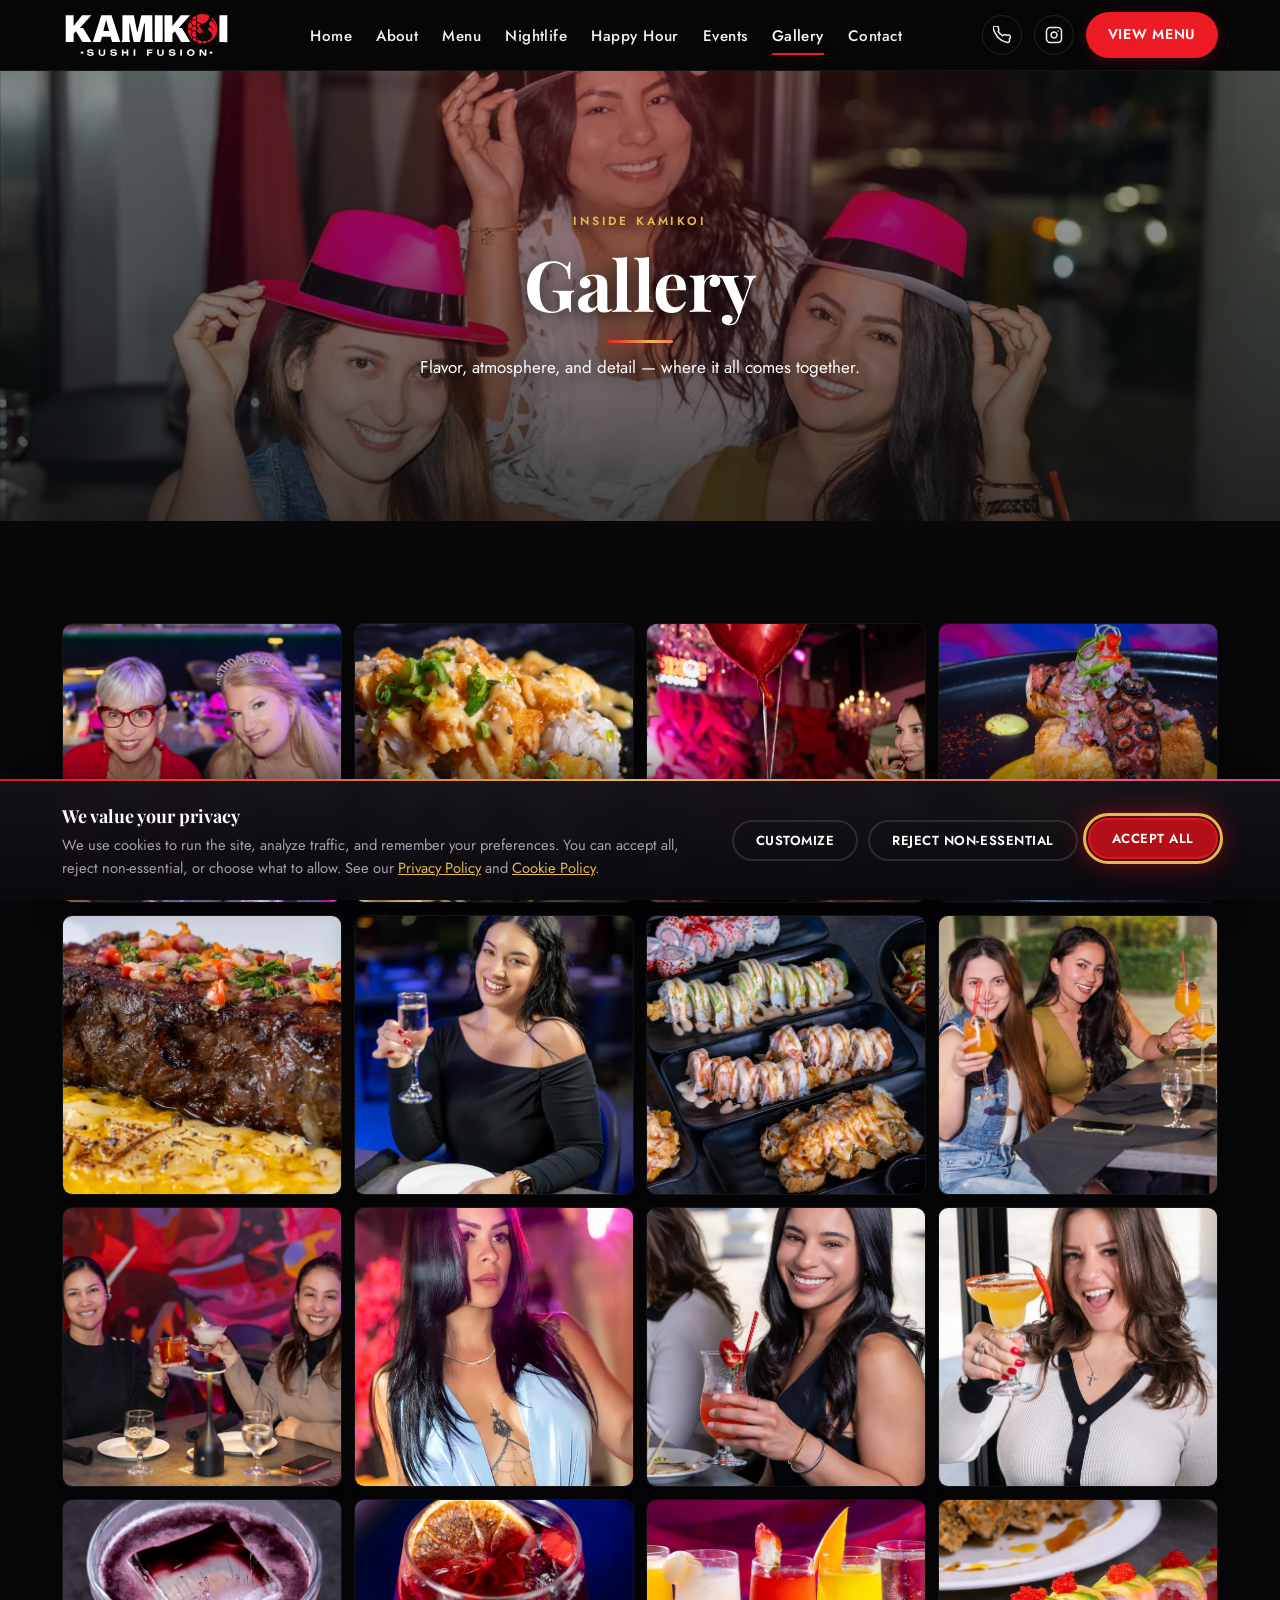
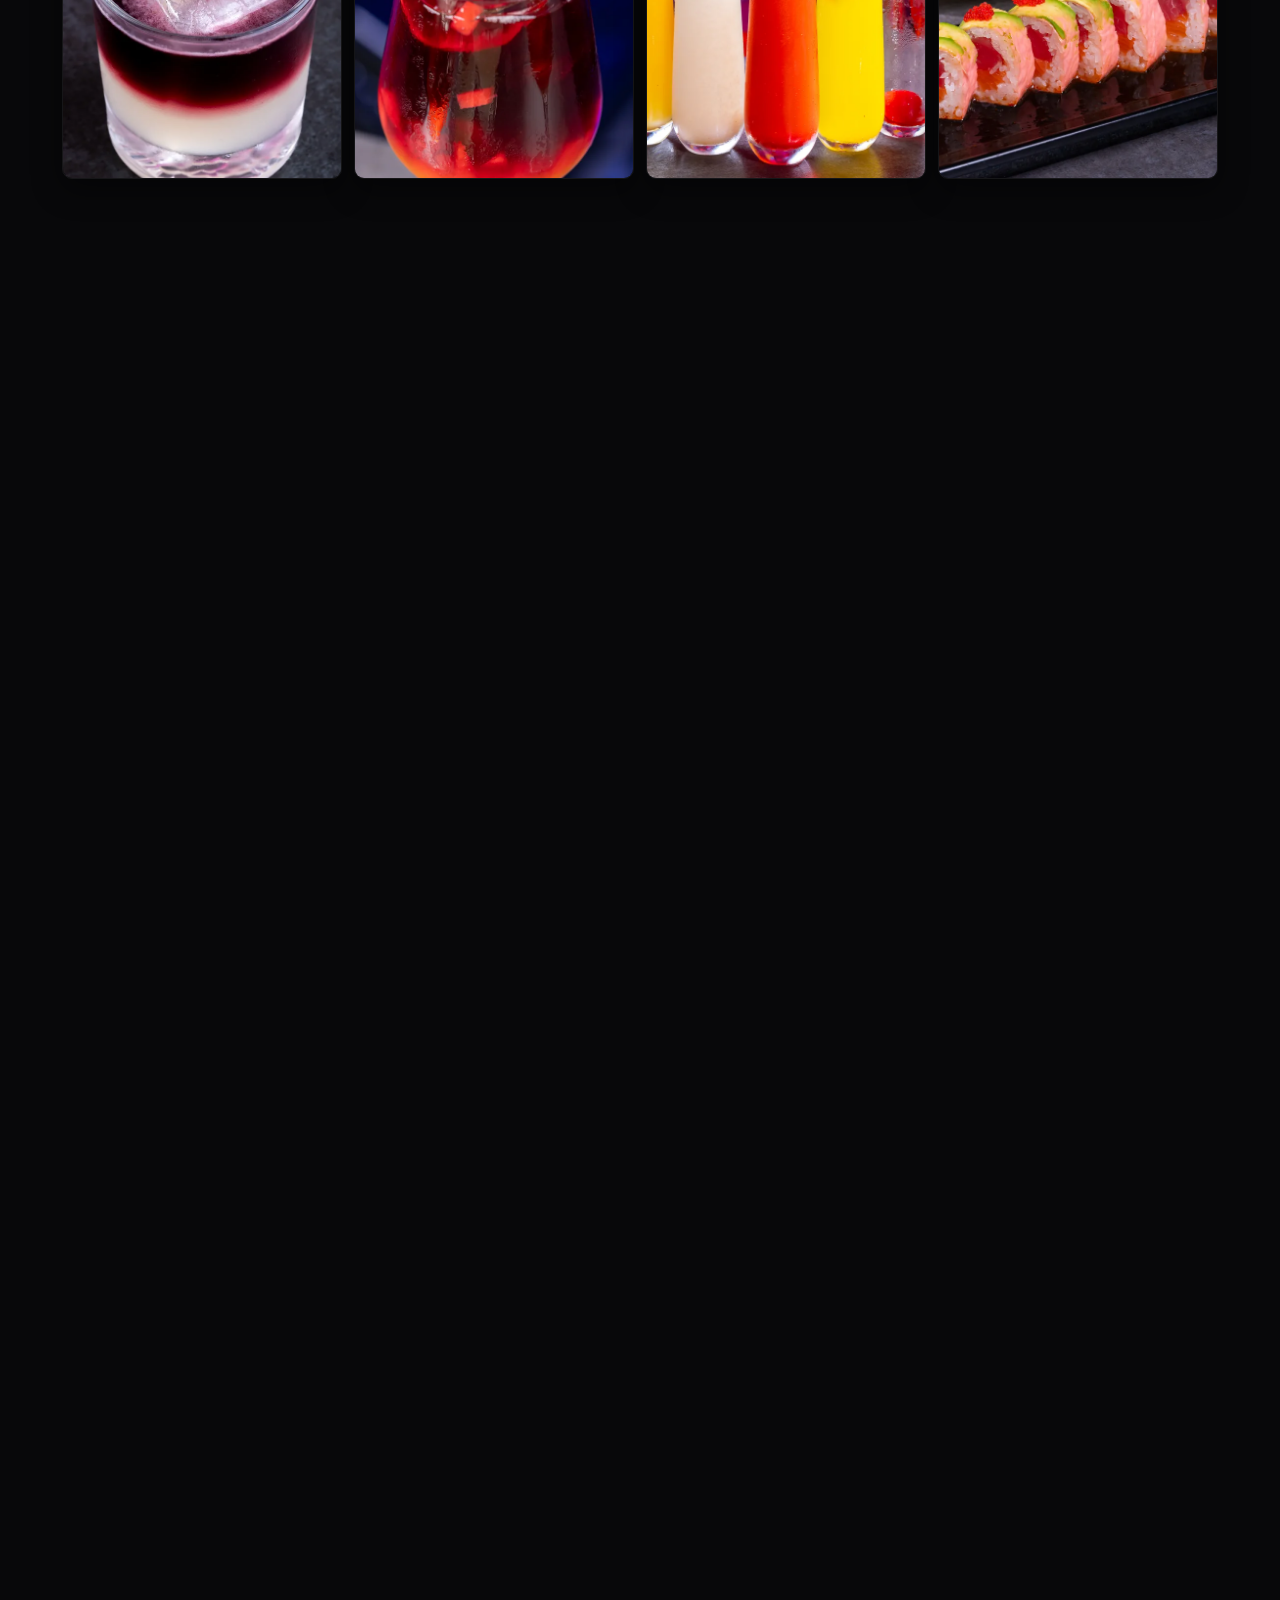
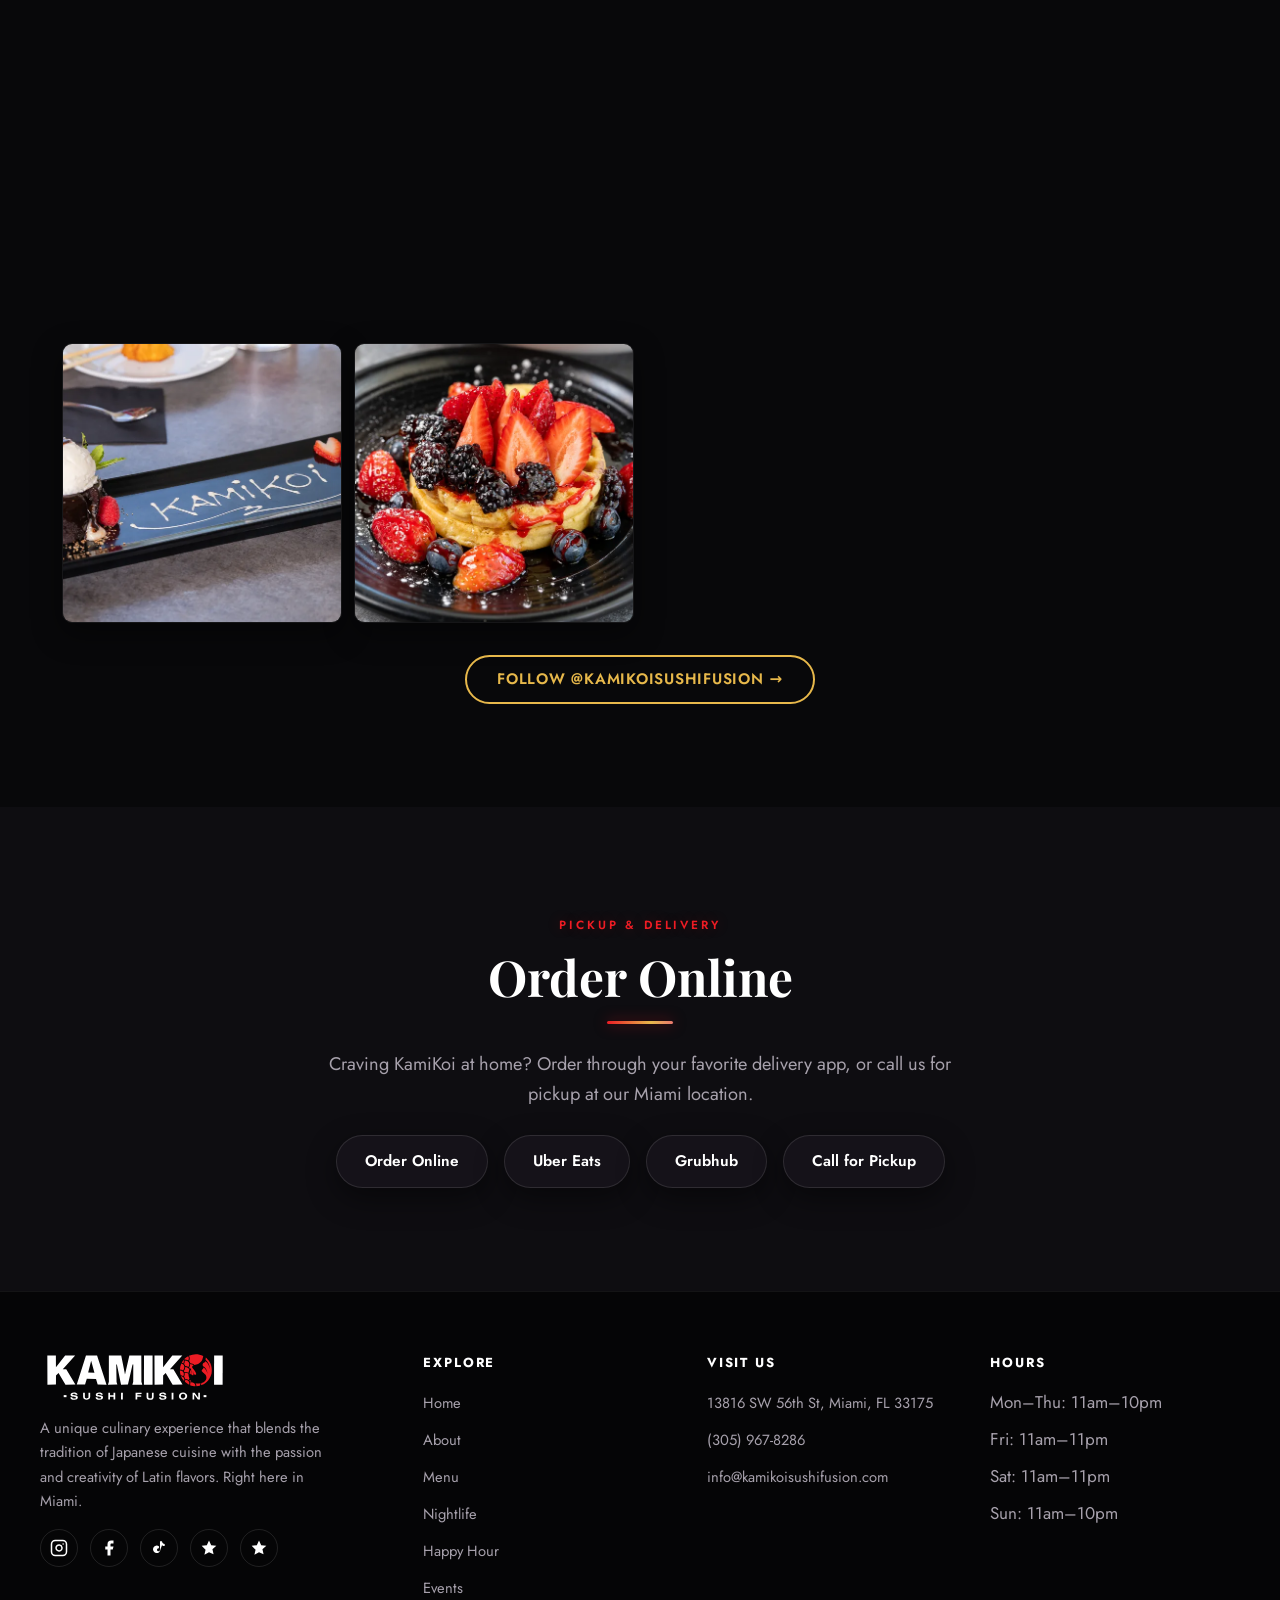
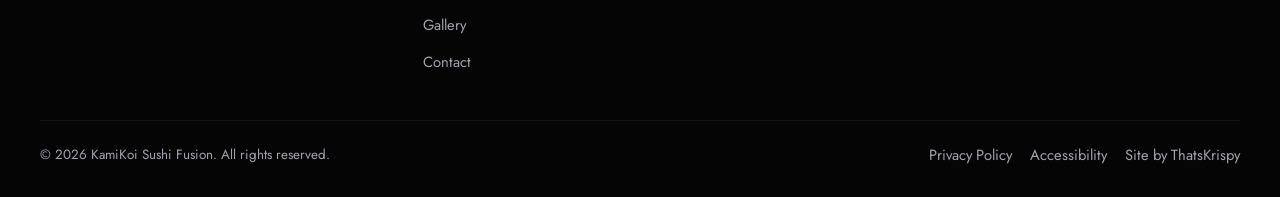
<file: gallery.html>
<!DOCTYPE html>
<html lang="en">
<head>
  <meta charset="UTF-8"><meta name="viewport" content="width=device-width, initial-scale=1.0">
  <title>Gallery | KamiKoi Sushi Fusion Miami</title>
  <meta name="description" content="Take a look inside KamiKoi Sushi Fusion in Miami — our sushi, ceviche, cocktails, dishes and dining atmosphere.">
  <meta name="robots" content="index, follow">
  <link rel="canonical" href="https://www.kamikoisushifusion.com/gallery">
  <meta property="og:title" content="Gallery | KamiKoi Sushi Fusion Miami">
  <meta property="og:description" content="Take a look inside KamiKoi Sushi Fusion in Miami — our sushi, ceviche, cocktails, dishes and dining atmosphere.">
  <meta property="og:image" content="https://www.kamikoisushifusion.com/assets/images/kamikoi-signature-sushi-rolls.webp">
  <meta property="og:url" content="https://www.kamikoisushifusion.com/gallery"><meta property="og:type" content="website">
  <meta name="theme-color" content="#0E0E10">
  <link rel="icon" href="assets/logos/logo-icon.svg?v=20260701b" type="image/svg+xml">
  <link rel="icon" href="assets/logos/favicon.png?v=20260701" type="image/png">
  <link rel="apple-touch-icon" href="assets/logos/logo-icon.png?v=20260701">
  <link rel="preconnect" href="https://fonts.googleapis.com">
  <link rel="preconnect" href="https://fonts.gstatic.com" crossorigin>
  <link href="https://fonts.googleapis.com/css2?family=Playfair+Display:wght@500;600;700&family=Jost:wght@400;500;600&display=swap" rel="stylesheet">
  <link rel="stylesheet" href="css/style.css?v=20260701-v4">
  
</head>
<body>
<a href="#main-content" class="skip-link">Skip to main content</a>
<header role="banner">
  <nav class="navbar" aria-label="Main navigation">
    <div class="navbar__inner">
      <a href="index.html" class="navbar__logo" aria-label="KamiKoi Sushi Fusion - Home">
        <img src="assets/logos/logo-white.svg?v=20260701b" alt="KamiKoi Sushi Fusion" width="190" height="52">
      </a>
      <ul class="navbar__links" role="list"><li><a href="index.html">Home</a></li><li><a href="about.html">About</a></li><li><a href="menu.html">Menu</a></li><li><a href="nightlife.html">Nightlife</a></li><li><a href="happy-hour.html">Happy Hour</a></li><li><a href="events.html">Events</a></li><li><a href="gallery.html" class="active">Gallery</a></li><li><a href="contact.html">Contact</a></li></ul>
      <div class="navbar__right">
        <a href="tel:3059678286" class="navbar__icon-btn" aria-label="Call (305) 967-8286"><svg viewBox="0 0 24 24" fill="none" stroke="currentColor" stroke-width="2" stroke-linecap="round" stroke-linejoin="round" aria-hidden="true"><path d="M22 16.92v3a2 2 0 01-2.18 2 19.79 19.79 0 01-8.63-3.07A19.5 19.5 0 013.07 9.81 19.79 19.79 0 010 1.18 2 2 0 012 0h3a2 2 0 012 1.72c.13.96.36 1.9.7 2.81a2 2 0 01-.45 2.11L6.91 7.09a16 16 0 006 6l1.27-1.05a2 2 0 012.11-.45c.91.34 1.85.57 2.81.7A2 2 0 0122 16.92z"/></svg></a>
        <a href="https://www.instagram.com/kamikoisushifusion/" target="_blank" rel="noopener noreferrer" class="navbar__icon-btn" aria-label="Instagram"><svg viewBox="0 0 24 24" fill="none" stroke="currentColor" stroke-width="2" stroke-linecap="round" stroke-linejoin="round" aria-hidden="true"><rect x="2" y="2" width="20" height="20" rx="5"/><path d="M16 11.37A4 4 0 1112.63 8 4 4 0 0116 11.37z"/><line x1="17.5" y1="6.5" x2="17.51" y2="6.5"/></svg></a>
        <a href="menu.html" class="navbar__order">View Menu</a>
        <button class="navbar__hamburger" id="hamburger" aria-expanded="false" aria-controls="mobile-nav" aria-label="Open menu">
          <svg viewBox="0 0 24 24" fill="none" stroke="currentColor" stroke-width="2" stroke-linecap="round" aria-hidden="true"><line x1="3" y1="6" x2="21" y2="6"/><line x1="3" y1="12" x2="21" y2="12"/><line x1="3" y1="18" x2="21" y2="18"/></svg>
        </button>
      </div>
    </div>
    <div class="navbar__mobile" id="mobile-nav" role="navigation" aria-label="Mobile navigation">
      <a href="index.html">Home</a><a href="about.html">About</a><a href="menu.html">Menu</a><a href="nightlife.html">Nightlife</a><a href="happy-hour.html">Happy Hour</a><a href="events.html">Events</a><a href="gallery.html">Gallery</a><a href="contact.html">Contact</a>
      <a href="tel:3059678286" class="navbar__order">Call (305) 967-8286</a>
    </div>
  </nav>
</header>
<main id="main-content">
  <header class="page-head"><span class="eyebrow eyebrow--gold">Inside KamiKoi</span><h1>Gallery</h1><p>Flavor, atmosphere, and detail &mdash; where it all comes together.</p></header>
  <div class="section"><div class="container"><div class="gallery-grid gallery-grid--page"><img src="assets/images/kamikoi-gallery-1.webp" alt="KamiKoi Sushi Fusion food, cocktails, guests and nightlife in Miami 1" width="640" height="640" loading="lazy"><img src="assets/images/kamikoi-gallery-2.webp" alt="KamiKoi Sushi Fusion food, cocktails, guests and nightlife in Miami 2" width="640" height="640" loading="lazy"><img src="assets/images/kamikoi-gallery-3.webp" alt="KamiKoi Sushi Fusion food, cocktails, guests and nightlife in Miami 3" width="640" height="640" loading="lazy"><img src="assets/images/kamikoi-gallery-4.webp" alt="KamiKoi Sushi Fusion food, cocktails, guests and nightlife in Miami 4" width="640" height="640" loading="lazy"><img src="assets/images/kamikoi-gallery-5.webp" alt="KamiKoi Sushi Fusion food, cocktails, guests and nightlife in Miami 5" width="640" height="640" loading="lazy"><img src="assets/images/kamikoi-gallery-6.webp" alt="KamiKoi Sushi Fusion food, cocktails, guests and nightlife in Miami 6" width="640" height="640" loading="lazy"><img src="assets/images/kamikoi-gallery-7.webp" alt="KamiKoi Sushi Fusion food, cocktails, guests and nightlife in Miami 7" width="640" height="640" loading="lazy"><img src="assets/images/kamikoi-gallery-8.webp" alt="KamiKoi Sushi Fusion food, cocktails, guests and nightlife in Miami 8" width="640" height="640" loading="lazy"><img src="assets/images/kamikoi-gallery-9.webp" alt="KamiKoi Sushi Fusion food, cocktails, guests and nightlife in Miami 9" width="640" height="640" loading="lazy"><img src="assets/images/kamikoi-gallery-10.webp" alt="KamiKoi Sushi Fusion food, cocktails, guests and nightlife in Miami 10" width="640" height="640" loading="lazy"><img src="assets/images/kamikoi-gallery-11.webp" alt="KamiKoi Sushi Fusion food, cocktails, guests and nightlife in Miami 11" width="640" height="640" loading="lazy"><img src="assets/images/kamikoi-gallery-12.webp" alt="KamiKoi Sushi Fusion food, cocktails, guests and nightlife in Miami 12" width="640" height="640" loading="lazy"><img src="assets/images/kamikoi-gallery-13.webp" alt="KamiKoi Sushi Fusion food, cocktails, guests and nightlife in Miami 13" width="640" height="640" loading="lazy"><img src="assets/images/kamikoi-gallery-14.webp" alt="KamiKoi Sushi Fusion food, cocktails, guests and nightlife in Miami 14" width="640" height="640" loading="lazy"><img src="assets/images/kamikoi-gallery-15.webp" alt="KamiKoi Sushi Fusion food, cocktails, guests and nightlife in Miami 15" width="640" height="640" loading="lazy"><img src="assets/images/kamikoi-gallery-16.webp" alt="KamiKoi Sushi Fusion food, cocktails, guests and nightlife in Miami 16" width="640" height="640" loading="lazy"><img src="assets/images/kamikoi-gallery-17.webp" alt="KamiKoi Sushi Fusion food, cocktails, guests and nightlife in Miami 17" width="640" height="640" loading="lazy"><img src="assets/images/kamikoi-gallery-18.webp" alt="KamiKoi Sushi Fusion food, cocktails, guests and nightlife in Miami 18" width="640" height="640" loading="lazy"><img src="assets/images/kamikoi-gallery-19.webp" alt="KamiKoi Sushi Fusion food, cocktails, guests and nightlife in Miami 19" width="640" height="640" loading="lazy"><img src="assets/images/kamikoi-gallery-20.webp" alt="KamiKoi Sushi Fusion food, cocktails, guests and nightlife in Miami 20" width="640" height="640" loading="lazy"><img src="assets/images/kamikoi-gallery-21.webp" alt="KamiKoi Sushi Fusion food, cocktails, guests and nightlife in Miami 21" width="640" height="640" loading="lazy"><img src="assets/images/kamikoi-gallery-22.webp" alt="KamiKoi Sushi Fusion food, cocktails, guests and nightlife in Miami 22" width="640" height="640" loading="lazy"><img src="assets/images/kamikoi-gallery-23.webp" alt="KamiKoi Sushi Fusion food, cocktails, guests and nightlife in Miami 23" width="640" height="640" loading="lazy"><img src="assets/images/kamikoi-gallery-24.webp" alt="KamiKoi Sushi Fusion food, cocktails, guests and nightlife in Miami 24" width="640" height="640" loading="lazy"><img src="assets/images/kamikoi-gallery-25.webp" alt="KamiKoi Sushi Fusion food, cocktails, guests and nightlife in Miami 25" width="640" height="640" loading="lazy"><img src="assets/images/kamikoi-gallery-26.webp" alt="KamiKoi Sushi Fusion food, cocktails, guests and nightlife in Miami 26" width="640" height="640" loading="lazy"><img src="assets/images/kamikoi-gallery-27.webp" alt="KamiKoi Sushi Fusion food, cocktails, guests and nightlife in Miami 27" width="640" height="640" loading="lazy"><img src="assets/images/kamikoi-gallery-28.webp" alt="KamiKoi Sushi Fusion food, cocktails, guests and nightlife in Miami 28" width="640" height="640" loading="lazy"><img src="assets/images/kamikoi-gallery-29.webp" alt="KamiKoi Sushi Fusion food, cocktails, guests and nightlife in Miami 29" width="640" height="640" loading="lazy"><img src="assets/images/kamikoi-gallery-30.webp" alt="KamiKoi Sushi Fusion food, cocktails, guests and nightlife in Miami 30" width="640" height="640" loading="lazy"><img src="assets/images/kamikoi-gallery-31.webp" alt="KamiKoi Sushi Fusion food, cocktails, guests and nightlife in Miami 31" width="640" height="640" loading="lazy"><img src="assets/images/kamikoi-gallery-32.webp" alt="KamiKoi Sushi Fusion food, cocktails, guests and nightlife in Miami 32" width="640" height="640" loading="lazy"><img src="assets/images/kamikoi-gallery-33.webp" alt="KamiKoi Sushi Fusion food, cocktails, guests and nightlife in Miami 33" width="640" height="640" loading="lazy"><img src="assets/images/kamikoi-gallery-34.webp" alt="KamiKoi Sushi Fusion food, cocktails, guests and nightlife in Miami 34" width="640" height="640" loading="lazy"><img src="assets/images/kamikoi-gallery-35.webp" alt="KamiKoi Sushi Fusion food, cocktails, guests and nightlife in Miami 35" width="640" height="640" loading="lazy"><img src="assets/images/kamikoi-gallery-36.webp" alt="KamiKoi Sushi Fusion food, cocktails, guests and nightlife in Miami 36" width="640" height="640" loading="lazy"><img src="assets/images/kamikoi-gallery-37.webp" alt="KamiKoi Sushi Fusion food, cocktails, guests and nightlife in Miami 37" width="640" height="640" loading="lazy"><img src="assets/images/kamikoi-gallery-38.webp" alt="KamiKoi Sushi Fusion food, cocktails, guests and nightlife in Miami 38" width="640" height="640" loading="lazy"><img src="assets/images/kamikoi-gallery-39.webp" alt="KamiKoi Sushi Fusion food, cocktails, guests and nightlife in Miami 39" width="640" height="640" loading="lazy"><img src="assets/images/kamikoi-gallery-40.webp" alt="KamiKoi Sushi Fusion food, cocktails, guests and nightlife in Miami 40" width="640" height="640" loading="lazy"><img src="assets/images/kamikoi-gallery-41.webp" alt="KamiKoi Sushi Fusion food, cocktails, guests and nightlife in Miami 41" width="640" height="640" loading="lazy"><img src="assets/images/kamikoi-gallery-42.webp" alt="KamiKoi Sushi Fusion food, cocktails, guests and nightlife in Miami 42" width="640" height="640" loading="lazy"></div>
    <div class="text-center" style="margin-top:32px"><a href="https://www.instagram.com/kamikoisushifusion/" target="_blank" rel="noopener noreferrer" class="btn btn-outline">Follow @kamikoisushifusion &rarr;</a></div>
  </div></div>
  <section class="section bg-cream" aria-labelledby="order-h">
    <div class="container text-center">
      <span class="eyebrow">Pickup &amp; Delivery</span>
      <h2 id="order-h">Order Online</h2>
      <p class="lead" style="max-width:640px;margin:0 auto">Craving KamiKoi at home? Order through your favorite delivery app, or call us for pickup at our Miami location.</p>
      <div class="order-row">
        <a href="https://www.toasttab.com/local/order/kami-koi-sushi-fusion-13816-southwest-56th-street" target="_blank" rel="noopener noreferrer" class="order-chip">Order Online</a>
        <a href="https://www.ubereats.com/store/kami-koi-sushi-fusion/H_1ltwIhQrSnu_xtrYCXhA" target="_blank" rel="noopener noreferrer" class="order-chip">Uber Eats</a>
        <a href="https://www.grubhub.com/restaurant/kami-koi-sushi-fusion-13816-sw-56th-st-miami/10610608" target="_blank" rel="noopener noreferrer" class="order-chip">Grubhub</a>
        <a href="tel:3059678286" class="order-chip">Call for Pickup</a>
      </div>
    </div>
  </section></main>
<footer class="footer" role="contentinfo">
  <div class="footer__grid">
    <div class="footer__brand">
      <img src="assets/logos/logo-white.svg?v=20260701b" alt="KamiKoi Sushi Fusion" width="190" height="52">
      <p>A unique culinary experience that blends the tradition of Japanese cuisine with the passion and creativity of Latin flavors. Right here in Miami.</p>
      <div class="footer__social">
        <a href="https://www.instagram.com/kamikoisushifusion/" target="_blank" rel="noopener noreferrer" aria-label="Instagram"><svg viewBox="0 0 24 24" fill="none" stroke="currentColor" stroke-width="2" stroke-linecap="round" stroke-linejoin="round" aria-hidden="true"><rect x="2" y="2" width="20" height="20" rx="5"/><path d="M16 11.37A4 4 0 1112.63 8 4 4 0 0116 11.37z"/><line x1="17.5" y1="6.5" x2="17.51" y2="6.5"/></svg></a>
        <a href="https://www.facebook.com/profile.php?id=61574384591433" target="_blank" rel="noopener noreferrer" aria-label="Facebook"><svg viewBox="0 0 24 24" fill="currentColor" aria-hidden="true"><path d="M18 2h-3a5 5 0 00-5 5v3H7v4h3v8h4v-8h3l1-4h-4V7a1 1 0 011-1h3z"/></svg></a>
        <a href="https://www.tiktok.com/@kamikoisushifusion.0" target="_blank" rel="noopener noreferrer" aria-label="TikTok"><svg viewBox="0 0 24 24" fill="currentColor" aria-hidden="true"><path d="M16 8.2a6 6 0 003.6 1.2V6.7a3.3 3.3 0 01-2.4-1A3.3 3.3 0 0116 3h-2.7v11.3a2 2 0 11-2-2c.2 0 .4 0 .6.1V9.6a5 5 0 102.1 4.1z"/></svg></a>
        <a href="https://www.yelp.com/biz/kami-koi-sushi-fusion-kendale-lakes" target="_blank" rel="noopener noreferrer" aria-label="Yelp"><svg viewBox="0 0 24 24" fill="currentColor" aria-hidden="true"><path d="M12 2l2.9 6.3 6.9.7-5.2 4.6 1.5 6.8L12 17.8 5.9 21l1.5-6.8L2.2 9l6.9-.7z"/></svg></a>
      </div>
    </div>
    <div>
      <h5>Explore</h5>
      <ul><li><a href="index.html">Home</a></li><li><a href="about.html">About</a></li><li><a href="menu.html">Menu</a></li><li><a href="nightlife.html">Nightlife</a></li><li><a href="happy-hour.html">Happy Hour</a></li><li><a href="events.html">Events</a></li><li><a href="gallery.html">Gallery</a></li><li><a href="contact.html">Contact</a></li></ul>
    </div>
    <div>
      <h5>Visit Us</h5>
      <ul>
        <li><a href="https://maps.google.com/?q=13816+SW+56th+St,+Miami,+FL+33175" target="_blank" rel="noopener noreferrer">13816 SW 56th St, Miami, FL 33175</a></li>
        <li><a href="tel:3059678286">(305) 967-8286</a></li>
        <li><a href="mailto:info@kamikoisushifusion.com">info@kamikoisushifusion.com</a></li>
      </ul>
    </div>
    <div>
      <h5>Hours</h5>
      <ul>
        <li>Mon&ndash;Thu: 11am&ndash;10pm</li>
        <li>Fri: 11am&ndash;11pm</li>
        <li>Sat: 11am&ndash;11pm</li>
        <li>Sun: 11am&ndash;10pm</li>
      </ul>
    </div>
  </div>
  <div class="footer__bottom">
    <span>&copy; 2026 KamiKoi Sushi Fusion. All rights reserved.</span>
    <nav aria-label="Legal">
      <a href="privacy.html">Privacy Policy</a>
      <a href="accessibility.html">Accessibility</a>
      <a href="https://www.thatskrispy.com" target="_blank" rel="noopener noreferrer">Site by ThatsKrispy</a>
    </nav>
  </div>
</footer>
<script src="js/a11y-consent.js?v=20260701-v5" defer></script>
<script src="js/main.js?v=20260701-v4" defer></script>
<script src="js/fx.js?v=20260702-v1" defer></script>
</body>
</html>
</file>
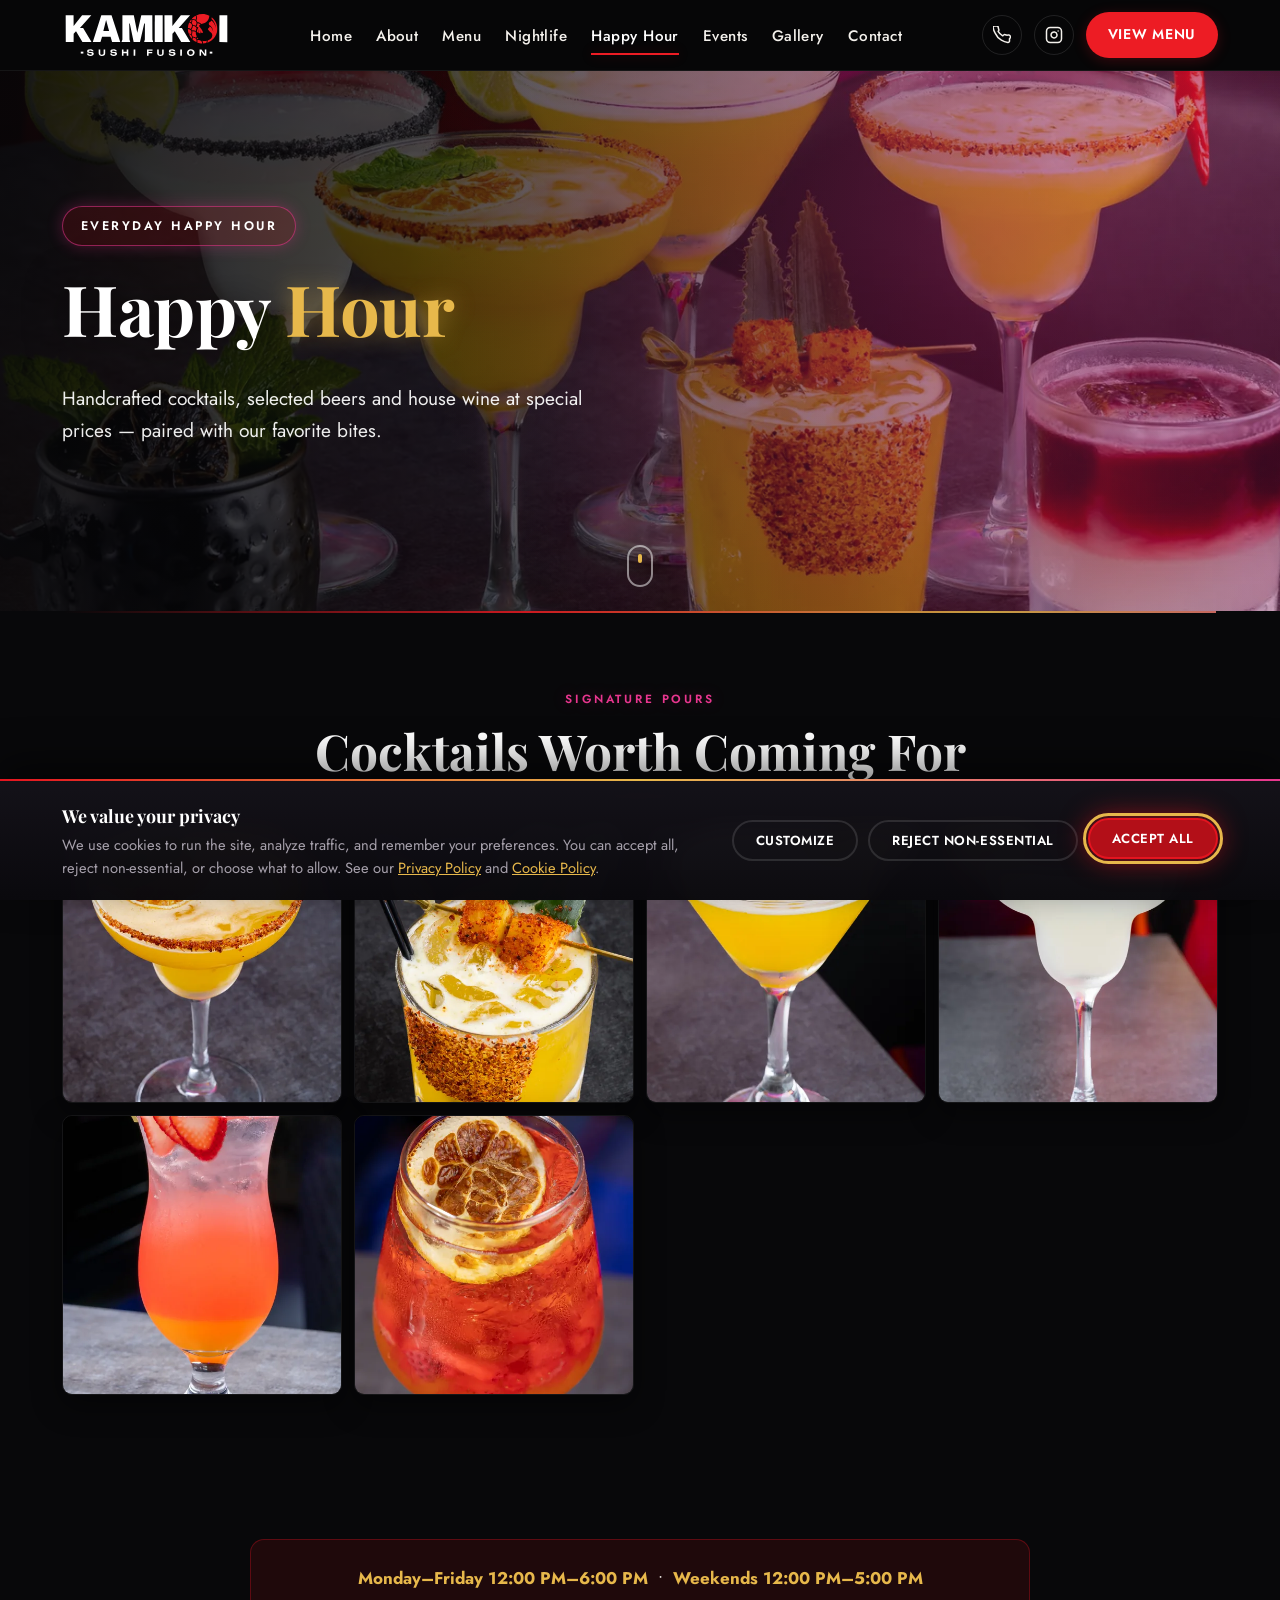
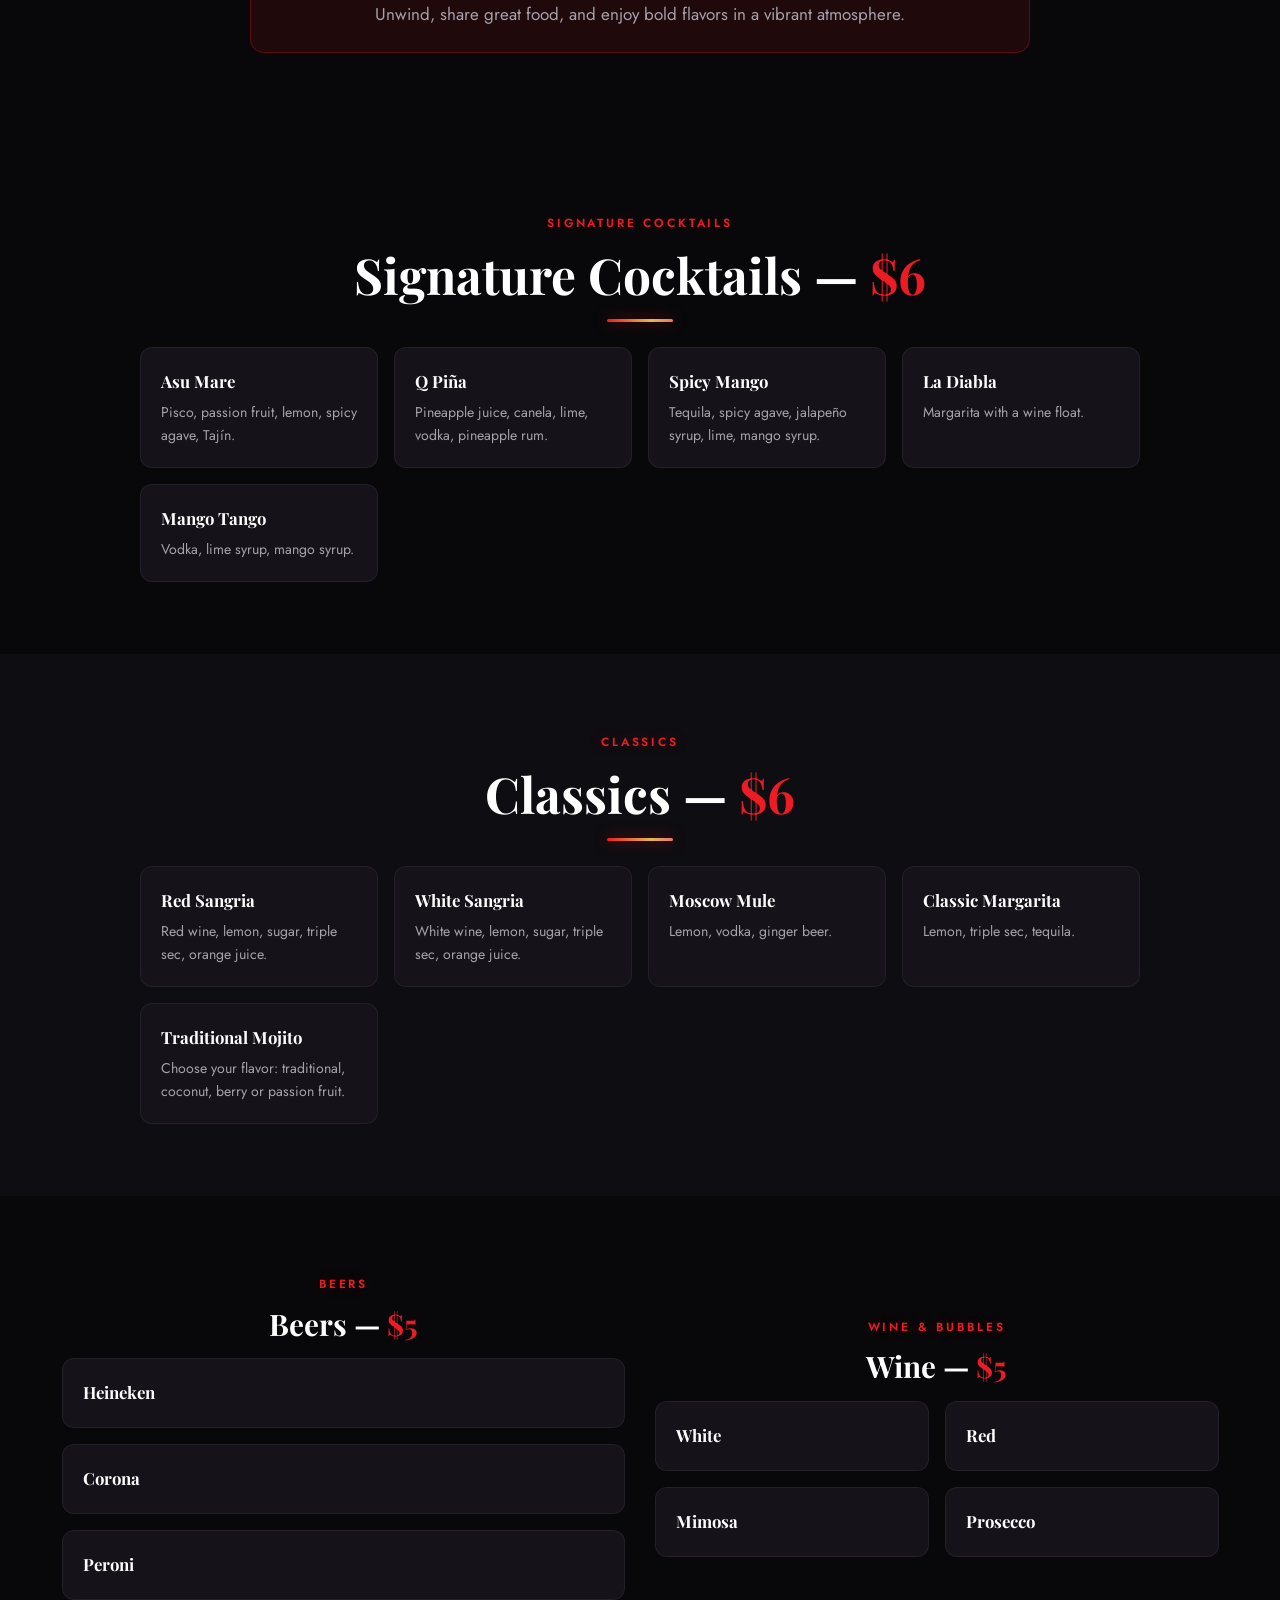
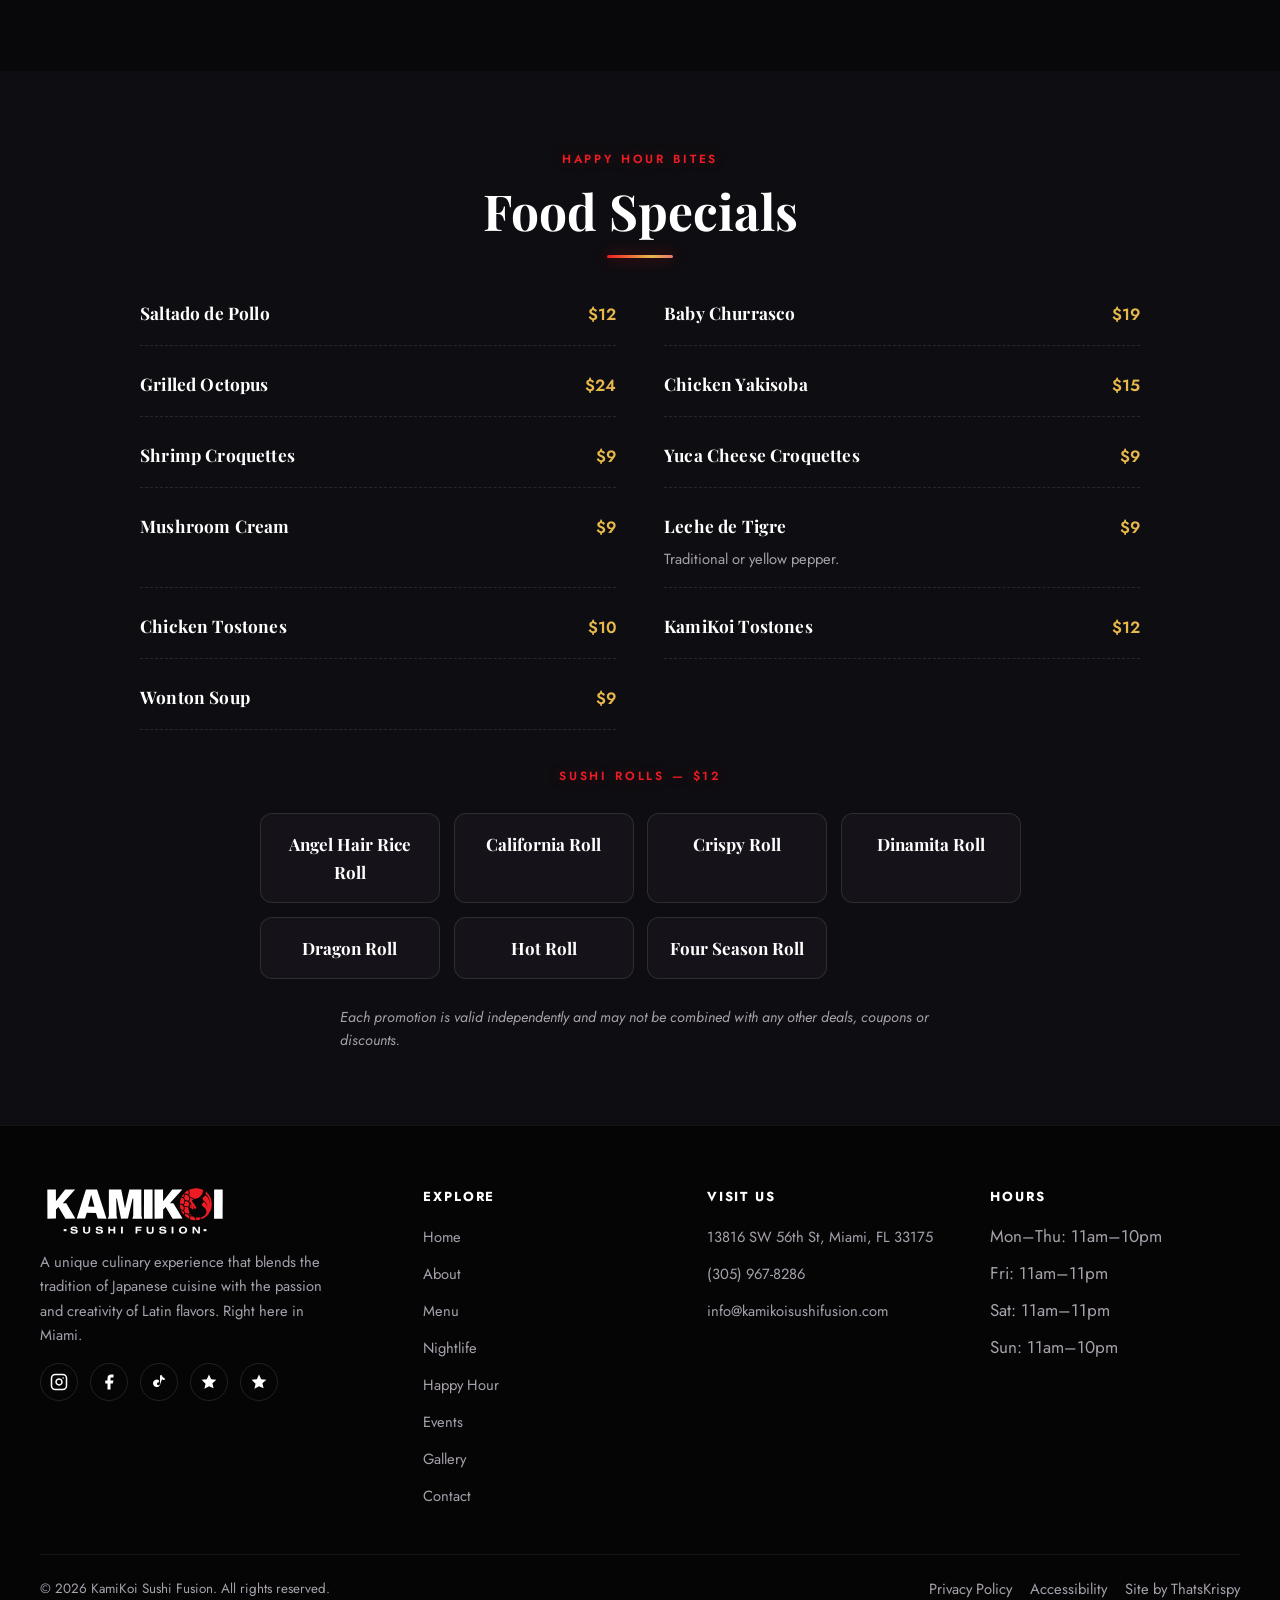
<file: happy-hour.html>
<!DOCTYPE html>
<html lang="en">
<head>
  <meta charset="UTF-8"><meta name="viewport" content="width=device-width, initial-scale=1.0">
  <title>Happy Hour | KamiKoi Sushi Fusion Miami</title>
  <meta name="description" content="Everyday happy hour at KamiKoi Sushi Fusion in Miami — $6 signature cocktails, $5 beer and wine, plus discounted appetizers, rolls and entrées.">
  <meta name="robots" content="index, follow">
  <link rel="canonical" href="https://www.kamikoisushifusion.com/happy-hour">
  <meta property="og:title" content="Happy Hour | KamiKoi Sushi Fusion Miami">
  <meta property="og:description" content="Everyday happy hour at KamiKoi Sushi Fusion in Miami — $6 signature cocktails, $5 beer and wine, plus discounted appetizers, rolls and entrées.">
  <meta property="og:image" content="https://www.kamikoisushifusion.com/assets/images/kamikoi-happy-hour-hero.webp">
  <meta property="og:url" content="https://www.kamikoisushifusion.com/happy-hour"><meta property="og:type" content="website">
  <meta name="theme-color" content="#0E0E10">
  <link rel="icon" href="assets/logos/logo-icon.svg?v=20260701b" type="image/svg+xml">
  <link rel="icon" href="assets/logos/favicon.png?v=20260701" type="image/png">
  <link rel="apple-touch-icon" href="assets/logos/logo-icon.png?v=20260701">
  <link rel="preconnect" href="https://fonts.googleapis.com">
  <link rel="preconnect" href="https://fonts.gstatic.com" crossorigin>
  <link href="https://fonts.googleapis.com/css2?family=Playfair+Display:wght@500;600;700&family=Jost:wght@400;500;600&display=swap" rel="stylesheet">
  <link rel="stylesheet" href="css/style.css?v=20260701-v4">
  
</head>
<body>
<a href="#main-content" class="skip-link">Skip to main content</a>
<header role="banner">
  <nav class="navbar" aria-label="Main navigation">
    <div class="navbar__inner">
      <a href="index.html" class="navbar__logo" aria-label="KamiKoi Sushi Fusion - Home">
        <img src="assets/logos/logo-white.svg?v=20260701b" alt="KamiKoi Sushi Fusion" width="190" height="52">
      </a>
      <ul class="navbar__links" role="list"><li><a href="index.html">Home</a></li><li><a href="about.html">About</a></li><li><a href="menu.html">Menu</a></li><li><a href="nightlife.html">Nightlife</a></li><li><a href="happy-hour.html" class="active">Happy Hour</a></li><li><a href="events.html">Events</a></li><li><a href="gallery.html">Gallery</a></li><li><a href="contact.html">Contact</a></li></ul>
      <div class="navbar__right">
        <a href="tel:3059678286" class="navbar__icon-btn" aria-label="Call (305) 967-8286"><svg viewBox="0 0 24 24" fill="none" stroke="currentColor" stroke-width="2" stroke-linecap="round" stroke-linejoin="round" aria-hidden="true"><path d="M22 16.92v3a2 2 0 01-2.18 2 19.79 19.79 0 01-8.63-3.07A19.5 19.5 0 013.07 9.81 19.79 19.79 0 010 1.18 2 2 0 012 0h3a2 2 0 012 1.72c.13.96.36 1.9.7 2.81a2 2 0 01-.45 2.11L6.91 7.09a16 16 0 006 6l1.27-1.05a2 2 0 012.11-.45c.91.34 1.85.57 2.81.7A2 2 0 0122 16.92z"/></svg></a>
        <a href="https://www.instagram.com/kamikoisushifusion/" target="_blank" rel="noopener noreferrer" class="navbar__icon-btn" aria-label="Instagram"><svg viewBox="0 0 24 24" fill="none" stroke="currentColor" stroke-width="2" stroke-linecap="round" stroke-linejoin="round" aria-hidden="true"><rect x="2" y="2" width="20" height="20" rx="5"/><path d="M16 11.37A4 4 0 1112.63 8 4 4 0 0116 11.37z"/><line x1="17.5" y1="6.5" x2="17.51" y2="6.5"/></svg></a>
        <a href="menu.html" class="navbar__order">View Menu</a>
        <button class="navbar__hamburger" id="hamburger" aria-expanded="false" aria-controls="mobile-nav" aria-label="Open menu">
          <svg viewBox="0 0 24 24" fill="none" stroke="currentColor" stroke-width="2" stroke-linecap="round" aria-hidden="true"><line x1="3" y1="6" x2="21" y2="6"/><line x1="3" y1="12" x2="21" y2="12"/><line x1="3" y1="18" x2="21" y2="18"/></svg>
        </button>
      </div>
    </div>
    <div class="navbar__mobile" id="mobile-nav" role="navigation" aria-label="Mobile navigation">
      <a href="index.html">Home</a><a href="about.html">About</a><a href="menu.html">Menu</a><a href="nightlife.html">Nightlife</a><a href="happy-hour.html">Happy Hour</a><a href="events.html">Events</a><a href="gallery.html">Gallery</a><a href="contact.html">Contact</a>
      <a href="tel:3059678286" class="navbar__order">Call (305) 967-8286</a>
    </div>
  </nav>
</header>
<main id="main-content">
  <section class="hero" style="min-height:clamp(420px,60vh,560px)" aria-label="KamiKoi Happy Hour">
    <img src="assets/images/kamikoi-happy-hour-hero.webp" alt="Craft cocktails at KamiKoi Sushi Fusion happy hour in Miami" class="hero__img" width="1600" height="1066" loading="eager" fetchpriority="high">
    <div class="hero__overlay" aria-hidden="true"></div>
    <div class="hero__content"><div class="hero__inner">
      <span class="hero__tag">Everyday Happy Hour</span>
      <h1>Happy <span class="flare">Hour</span></h1>
      <p>Handcrafted cocktails, selected beers and house wine at special prices &mdash; paired with our favorite bites.</p>
    </div></div>
  </section>
  <section class="section section--tight section--edge" aria-labelledby="hh-pours"><div class="container">
    <div class="text-center" style="margin-bottom:22px"><span class="eyebrow eyebrow--mag">Signature Pours</span><h2 id="hh-pours">Cocktails Worth Coming For</h2></div>
    <div class="gallery-grid">
      <img src="assets/images/kamikoi-cocktail-1.webp" alt="Signature cocktail at KamiKoi" width="640" height="640" loading="lazy">
      <img src="assets/images/kamikoi-cocktail-2.webp" alt="Handcrafted cocktail at KamiKoi" width="640" height="640" loading="lazy">
      <img src="assets/images/kamikoi-cocktail-3.webp" alt="Margarita at KamiKoi happy hour" width="640" height="640" loading="lazy">
      <img src="assets/images/kamikoi-cocktail-4.webp" alt="Craft cocktail at KamiKoi" width="640" height="640" loading="lazy">
      <img src="assets/images/kamikoi-cocktail-5.webp" alt="Colorful cocktail at KamiKoi" width="640" height="640" loading="lazy">
      <img src="assets/images/kamikoi-cocktail-6.webp" alt="Sangria at KamiKoi" width="640" height="640" loading="lazy">
    </div>
  </div></section>
  <div class="section section--tight"><div class="container">
    <div class="hh-schedule"><p style="margin:0"><strong>Monday&ndash;Friday 12:00 PM&ndash;6:00 PM</strong> &nbsp;&bull;&nbsp; <strong>Weekends 12:00 PM&ndash;5:00 PM</strong></p><p style="margin:8px 0 0;color:var(--muted)">Unwind, share great food, and enjoy bold flavors in a vibrant atmosphere.</p></div>
  </div></div>

  <section class="section section--tight" aria-labelledby="hh-cocktails"><div class="container">
    <div class="text-center" style="margin-bottom:24px"><span class="eyebrow">Signature Cocktails</span><h2 id="hh-cocktails">Signature Cocktails &mdash; <span style="color:var(--crimson)">$6</span></h2></div>
    <div class="drink-grid">
      <div class="drink"><div class="drink__name">Asu Mare</div><div class="drink__desc">Pisco, passion fruit, lemon, spicy agave, Taj&iacute;n.</div></div>
      <div class="drink"><div class="drink__name">Q Pi&ntilde;a</div><div class="drink__desc">Pineapple juice, canela, lime, vodka, pineapple rum.</div></div>
      <div class="drink"><div class="drink__name">Spicy Mango</div><div class="drink__desc">Tequila, spicy agave, jalape&ntilde;o syrup, lime, mango syrup.</div></div>
      <div class="drink"><div class="drink__name">La Diabla</div><div class="drink__desc">Margarita with a wine float.</div></div>
      <div class="drink"><div class="drink__name">Mango Tango</div><div class="drink__desc">Vodka, lime syrup, mango syrup.</div></div>
    </div>
  </div></section>

  <section class="section section--tight bg-cream" aria-labelledby="hh-classics"><div class="container">
    <div class="text-center" style="margin-bottom:24px"><span class="eyebrow">Classics</span><h2 id="hh-classics">Classics &mdash; <span style="color:var(--crimson)">$6</span></h2></div>
    <div class="drink-grid">
      <div class="drink"><div class="drink__name">Red Sangria</div><div class="drink__desc">Red wine, lemon, sugar, triple sec, orange juice.</div></div>
      <div class="drink"><div class="drink__name">White Sangria</div><div class="drink__desc">White wine, lemon, sugar, triple sec, orange juice.</div></div>
      <div class="drink"><div class="drink__name">Moscow Mule</div><div class="drink__desc">Lemon, vodka, ginger beer.</div></div>
      <div class="drink"><div class="drink__name">Classic Margarita</div><div class="drink__desc">Lemon, triple sec, tequila.</div></div>
      <div class="drink"><div class="drink__name">Traditional Mojito</div><div class="drink__desc">Choose your flavor: traditional, coconut, berry or passion fruit.</div></div>
    </div>
  </div></section>

  <section class="section section--tight" aria-labelledby="hh-bw"><div class="container">
    <div class="split" style="gap:30px">
      <div><div class="text-center" style="margin-bottom:18px"><span class="eyebrow">Beers</span><h3 id="hh-bw" style="margin:0">Beers &mdash; <span style="color:var(--crimson)">$5</span></h3></div>
        <div class="drink-grid" style="grid-template-columns:1fr">
          <div class="drink"><div class="drink__name">Heineken</div></div>
          <div class="drink"><div class="drink__name">Corona</div></div>
          <div class="drink"><div class="drink__name">Peroni</div></div>
        </div>
      </div>
      <div><div class="text-center" style="margin-bottom:18px"><span class="eyebrow">Wine &amp; Bubbles</span><h3 style="margin:0">Wine &mdash; <span style="color:var(--crimson)">$5</span></h3></div>
        <div class="drink-grid" style="grid-template-columns:1fr 1fr">
          <div class="drink"><div class="drink__name">White</div></div>
          <div class="drink"><div class="drink__name">Red</div></div>
          <div class="drink"><div class="drink__name">Mimosa</div></div>
          <div class="drink"><div class="drink__name">Prosecco</div></div>
        </div>
      </div>
    </div>
  </div></section>

  <section class="section section--tight bg-cream" aria-labelledby="hh-food"><div class="container">
    <div class="text-center" style="margin-bottom:24px"><span class="eyebrow">Happy Hour Bites</span><h2 id="hh-food">Food Specials</h2></div>
    <div class="menu-list" style="max-width:1000px">
      <div class="menu-item"><div class="menu-item__top"><span class="menu-item__name">Saltado de Pollo</span><span class="menu-item__price">$12</span></div></div>
      <div class="menu-item"><div class="menu-item__top"><span class="menu-item__name">Baby Churrasco</span><span class="menu-item__price">$19</span></div></div>
      <div class="menu-item"><div class="menu-item__top"><span class="menu-item__name">Grilled Octopus</span><span class="menu-item__price">$24</span></div></div>
      <div class="menu-item"><div class="menu-item__top"><span class="menu-item__name">Chicken Yakisoba</span><span class="menu-item__price">$15</span></div></div>
      <div class="menu-item"><div class="menu-item__top"><span class="menu-item__name">Shrimp Croquettes</span><span class="menu-item__price">$9</span></div></div>
      <div class="menu-item"><div class="menu-item__top"><span class="menu-item__name">Yuca Cheese Croquettes</span><span class="menu-item__price">$9</span></div></div>
      <div class="menu-item"><div class="menu-item__top"><span class="menu-item__name">Mushroom Cream</span><span class="menu-item__price">$9</span></div></div>
      <div class="menu-item"><div class="menu-item__top"><span class="menu-item__name">Leche de Tigre</span><span class="menu-item__price">$9</span></div><p class="menu-item__desc">Traditional or yellow pepper.</p></div>
      <div class="menu-item"><div class="menu-item__top"><span class="menu-item__name">Chicken Tostones</span><span class="menu-item__price">$10</span></div></div>
      <div class="menu-item"><div class="menu-item__top"><span class="menu-item__name">KamiKoi Tostones</span><span class="menu-item__price">$12</span></div></div>
      <div class="menu-item"><div class="menu-item__top"><span class="menu-item__name">Wonton Soup</span><span class="menu-item__price">$9</span></div></div>
    </div>
    <div class="text-center" style="margin-top:30px"><span class="eyebrow">Sushi Rolls &mdash; $12</span></div>
    <div class="menu-pricegrid" style="margin-top:14px">
      <div class="price-pill"><div class="price-pill__name">Angel Hair Rice Roll</div></div>
      <div class="price-pill"><div class="price-pill__name">California Roll</div></div>
      <div class="price-pill"><div class="price-pill__name">Crispy Roll</div></div>
      <div class="price-pill"><div class="price-pill__name">Dinamita Roll</div></div>
      <div class="price-pill"><div class="price-pill__name">Dragon Roll</div></div>
      <div class="price-pill"><div class="price-pill__name">Hot Roll</div></div>
      <div class="price-pill"><div class="price-pill__name">Four Season Roll</div></div>
    </div>
    <p class="menu-cat__note" style="margin-top:26px">Each promotion is valid independently and may not be combined with any other deals, coupons or discounts.</p>
  </div></section>
</main>
<footer class="footer" role="contentinfo">
  <div class="footer__grid">
    <div class="footer__brand">
      <img src="assets/logos/logo-white.svg?v=20260701b" alt="KamiKoi Sushi Fusion" width="190" height="52">
      <p>A unique culinary experience that blends the tradition of Japanese cuisine with the passion and creativity of Latin flavors. Right here in Miami.</p>
      <div class="footer__social">
        <a href="https://www.instagram.com/kamikoisushifusion/" target="_blank" rel="noopener noreferrer" aria-label="Instagram"><svg viewBox="0 0 24 24" fill="none" stroke="currentColor" stroke-width="2" stroke-linecap="round" stroke-linejoin="round" aria-hidden="true"><rect x="2" y="2" width="20" height="20" rx="5"/><path d="M16 11.37A4 4 0 1112.63 8 4 4 0 0116 11.37z"/><line x1="17.5" y1="6.5" x2="17.51" y2="6.5"/></svg></a>
        <a href="https://www.facebook.com/profile.php?id=61574384591433" target="_blank" rel="noopener noreferrer" aria-label="Facebook"><svg viewBox="0 0 24 24" fill="currentColor" aria-hidden="true"><path d="M18 2h-3a5 5 0 00-5 5v3H7v4h3v8h4v-8h3l1-4h-4V7a1 1 0 011-1h3z"/></svg></a>
        <a href="https://www.tiktok.com/@kamikoisushifusion.0" target="_blank" rel="noopener noreferrer" aria-label="TikTok"><svg viewBox="0 0 24 24" fill="currentColor" aria-hidden="true"><path d="M16 8.2a6 6 0 003.6 1.2V6.7a3.3 3.3 0 01-2.4-1A3.3 3.3 0 0116 3h-2.7v11.3a2 2 0 11-2-2c.2 0 .4 0 .6.1V9.6a5 5 0 102.1 4.1z"/></svg></a>
        <a href="https://www.yelp.com/biz/kami-koi-sushi-fusion-kendale-lakes" target="_blank" rel="noopener noreferrer" aria-label="Yelp"><svg viewBox="0 0 24 24" fill="currentColor" aria-hidden="true"><path d="M12 2l2.9 6.3 6.9.7-5.2 4.6 1.5 6.8L12 17.8 5.9 21l1.5-6.8L2.2 9l6.9-.7z"/></svg></a>
      </div>
    </div>
    <div>
      <h5>Explore</h5>
      <ul><li><a href="index.html">Home</a></li><li><a href="about.html">About</a></li><li><a href="menu.html">Menu</a></li><li><a href="nightlife.html">Nightlife</a></li><li><a href="happy-hour.html">Happy Hour</a></li><li><a href="events.html">Events</a></li><li><a href="gallery.html">Gallery</a></li><li><a href="contact.html">Contact</a></li></ul>
    </div>
    <div>
      <h5>Visit Us</h5>
      <ul>
        <li><a href="https://maps.google.com/?q=13816+SW+56th+St,+Miami,+FL+33175" target="_blank" rel="noopener noreferrer">13816 SW 56th St, Miami, FL 33175</a></li>
        <li><a href="tel:3059678286">(305) 967-8286</a></li>
        <li><a href="mailto:info@kamikoisushifusion.com">info@kamikoisushifusion.com</a></li>
      </ul>
    </div>
    <div>
      <h5>Hours</h5>
      <ul>
        <li>Mon&ndash;Thu: 11am&ndash;10pm</li>
        <li>Fri: 11am&ndash;11pm</li>
        <li>Sat: 11am&ndash;11pm</li>
        <li>Sun: 11am&ndash;10pm</li>
      </ul>
    </div>
  </div>
  <div class="footer__bottom">
    <span>&copy; 2026 KamiKoi Sushi Fusion. All rights reserved.</span>
    <nav aria-label="Legal">
      <a href="privacy.html">Privacy Policy</a>
      <a href="accessibility.html">Accessibility</a>
      <a href="https://www.thatskrispy.com" target="_blank" rel="noopener noreferrer">Site by ThatsKrispy</a>
    </nav>
  </div>
</footer>
<script src="js/a11y-consent.js?v=20260701-v5" defer></script>
<script src="js/main.js?v=20260701-v4" defer></script>
<script src="js/fx.js?v=20260702-v1" defer></script>
</body>
</html>
</file>
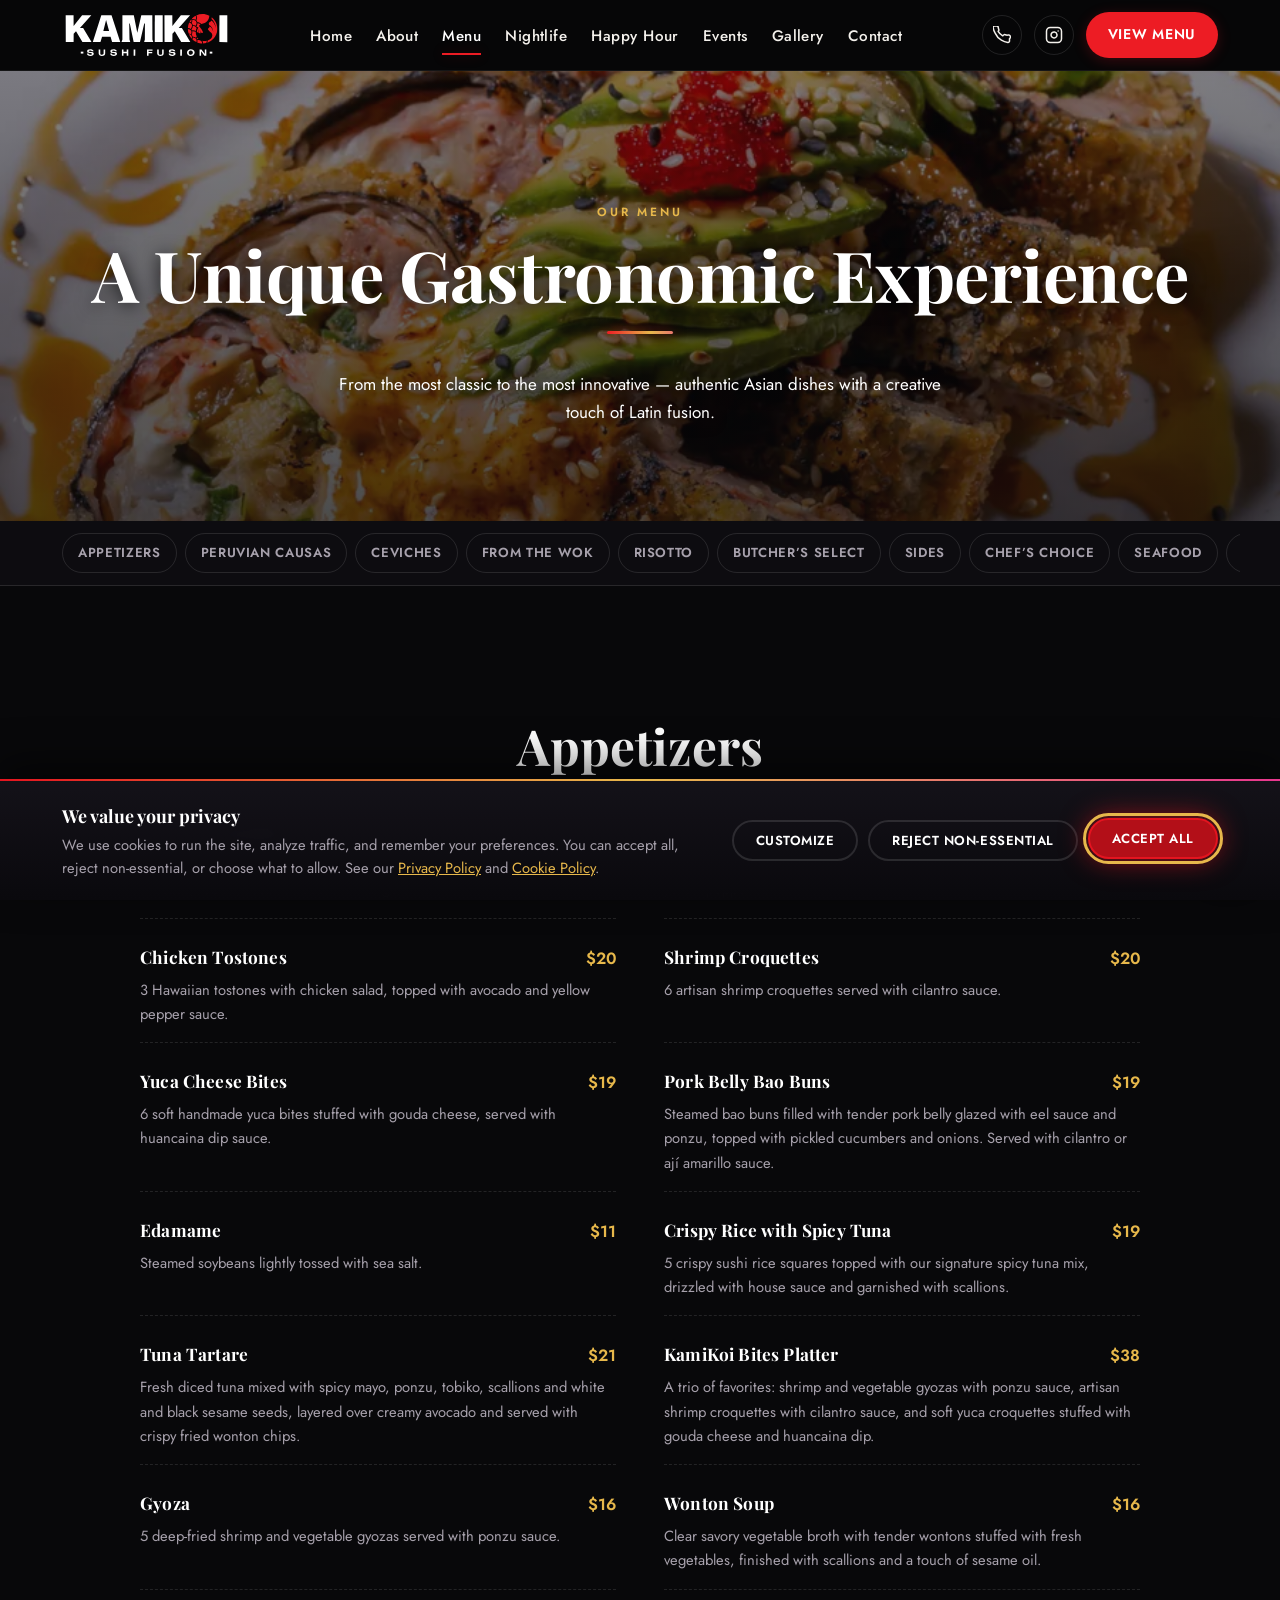
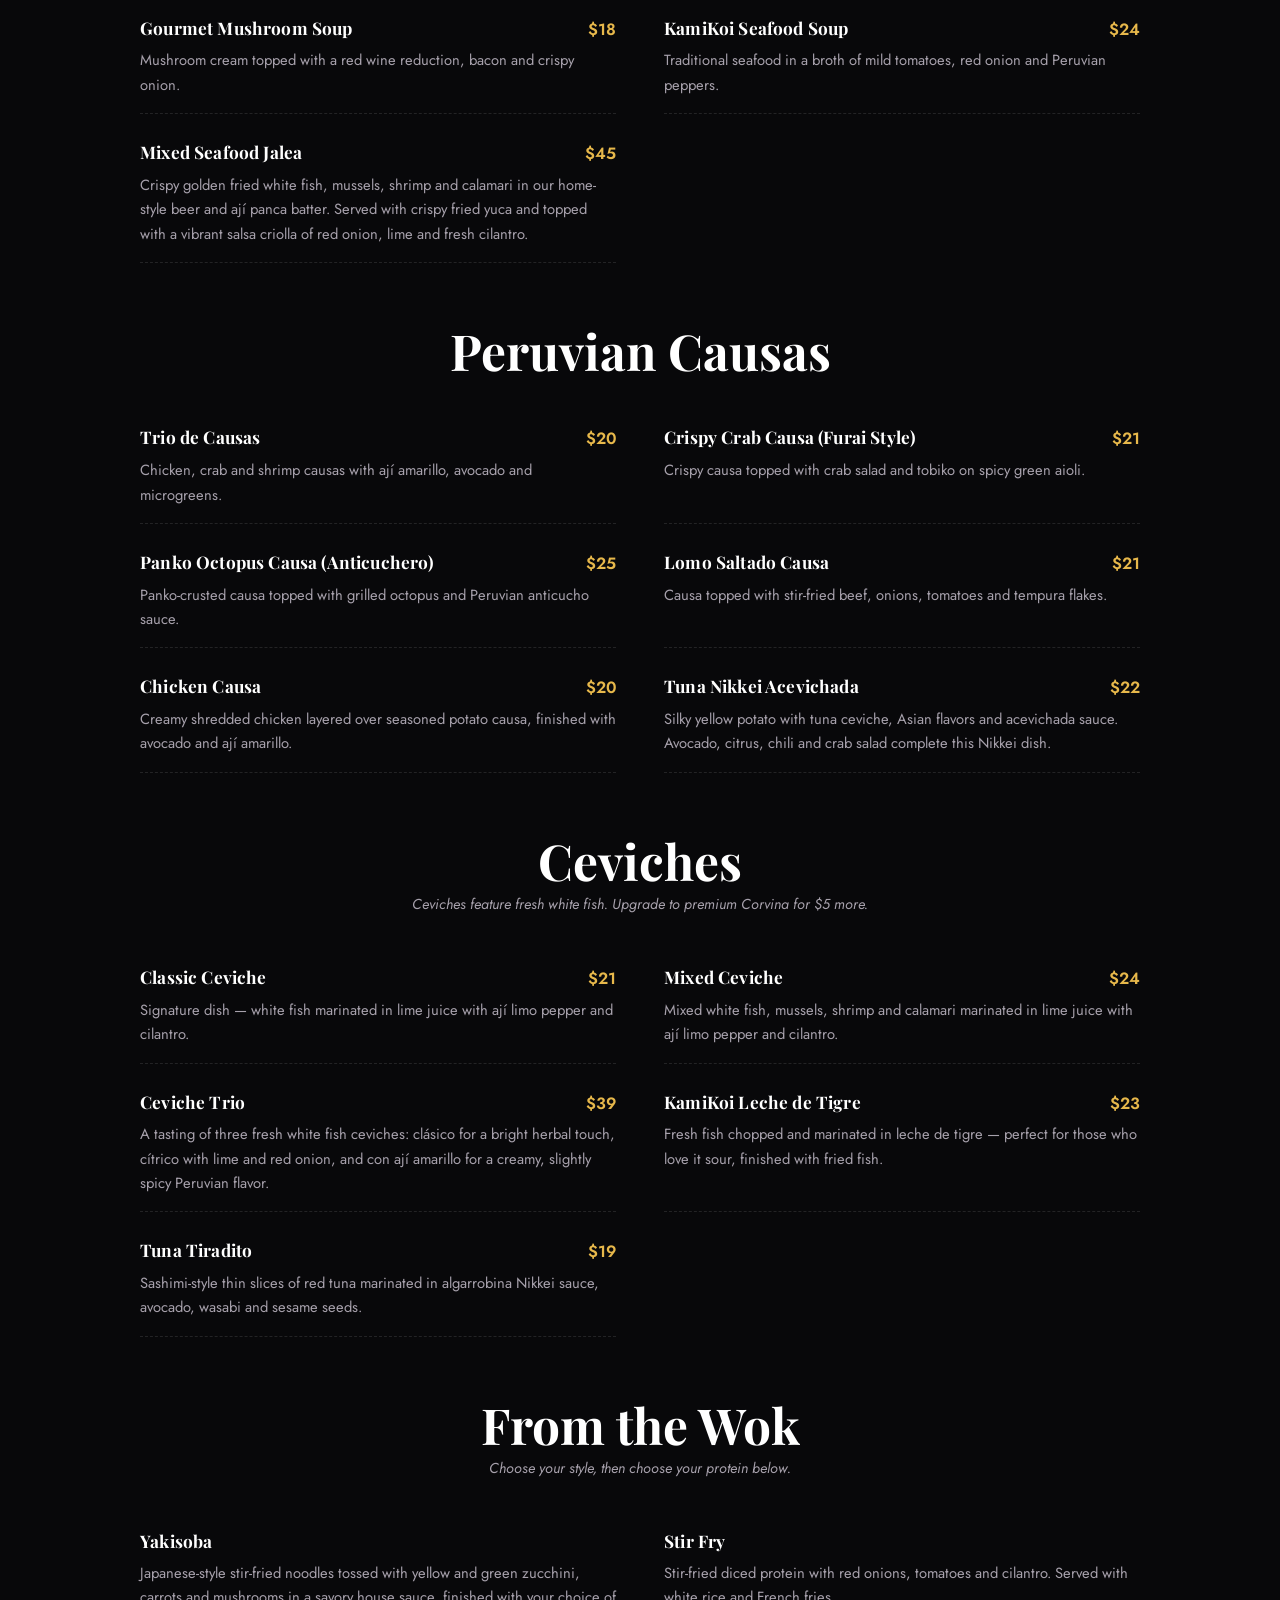
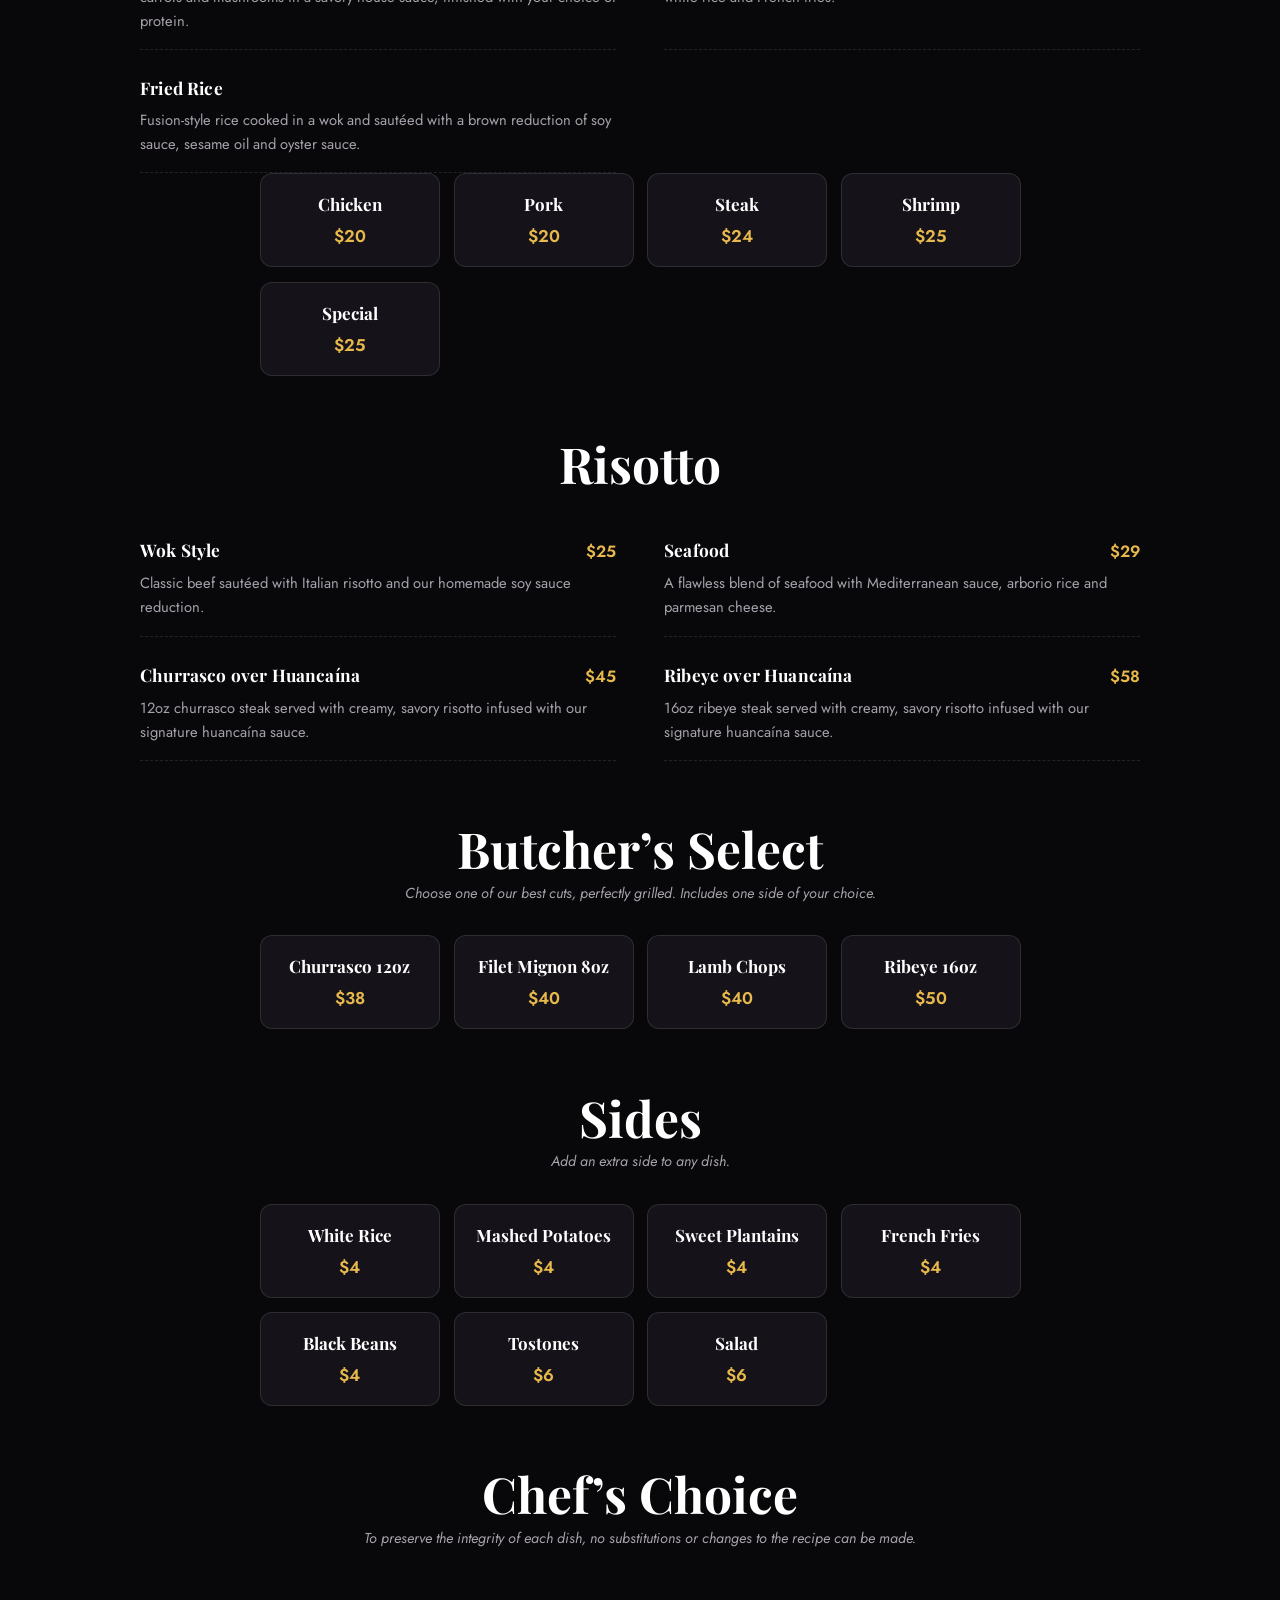
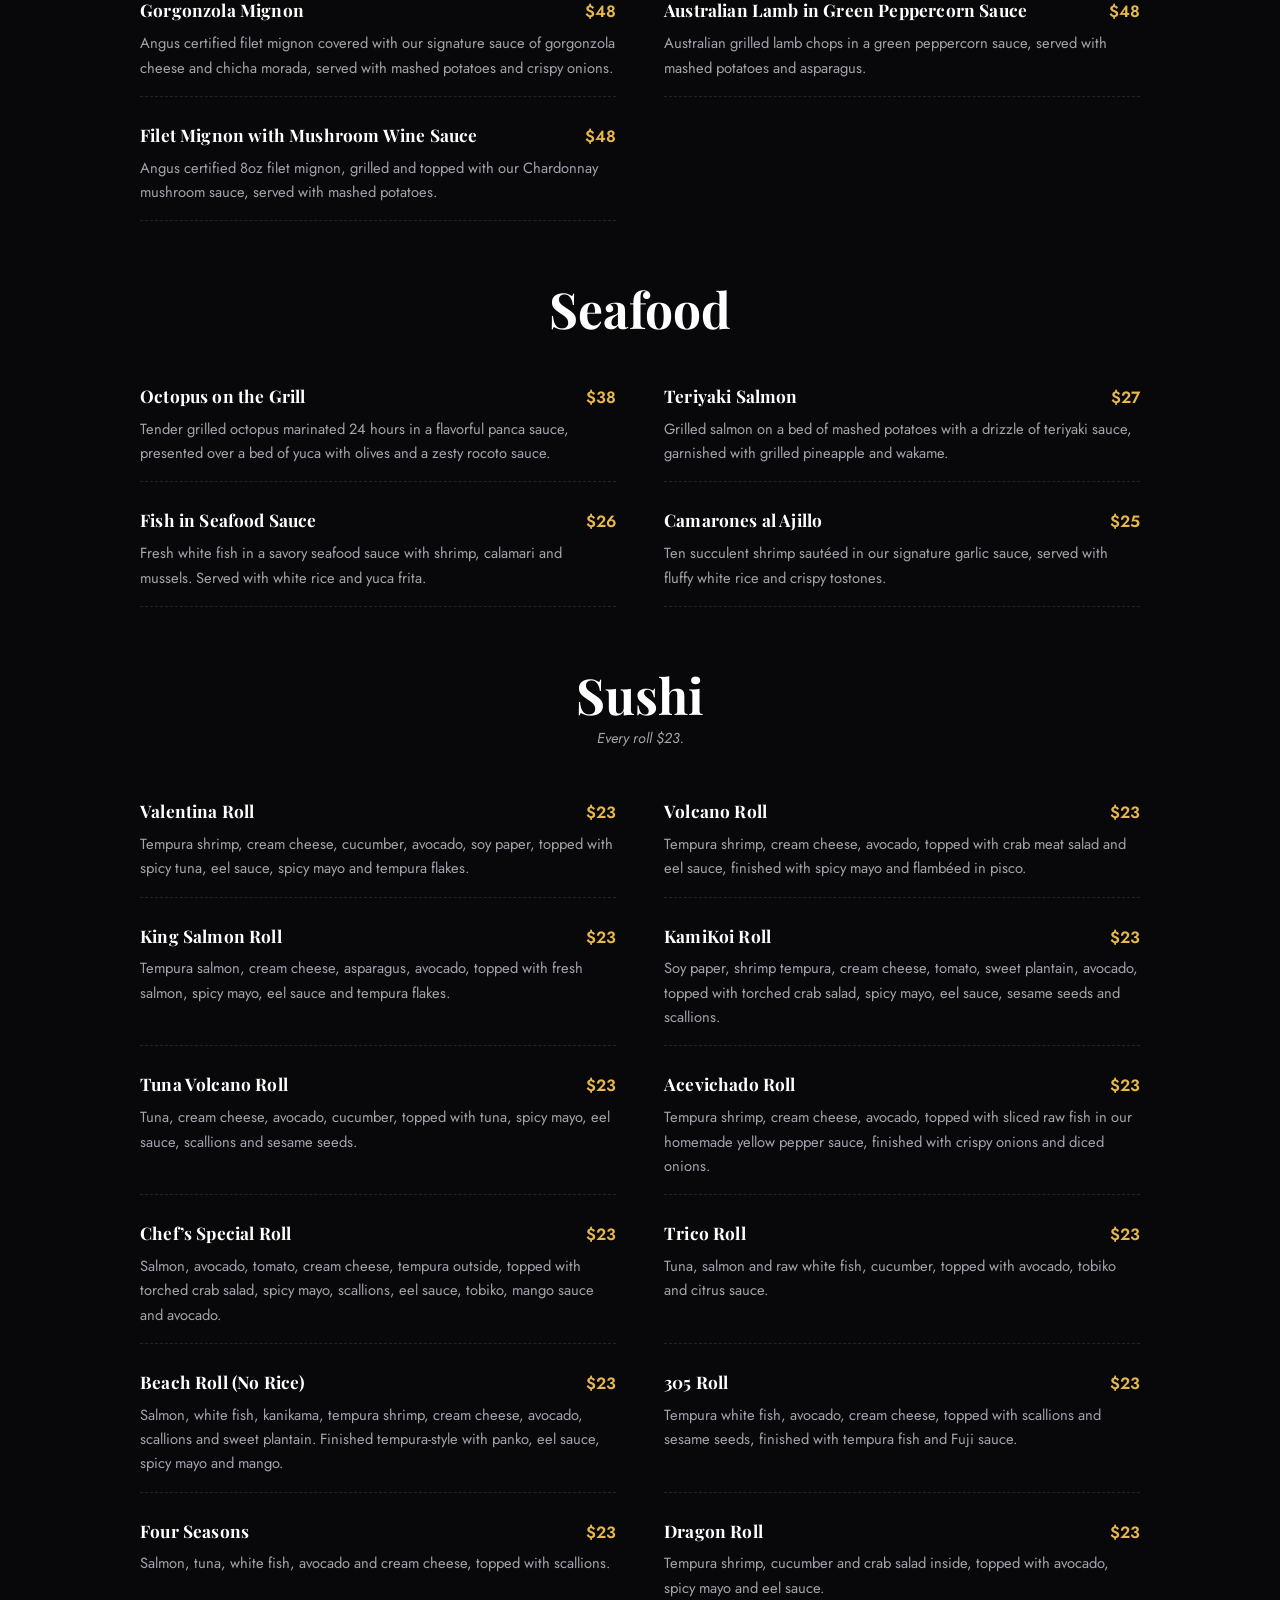
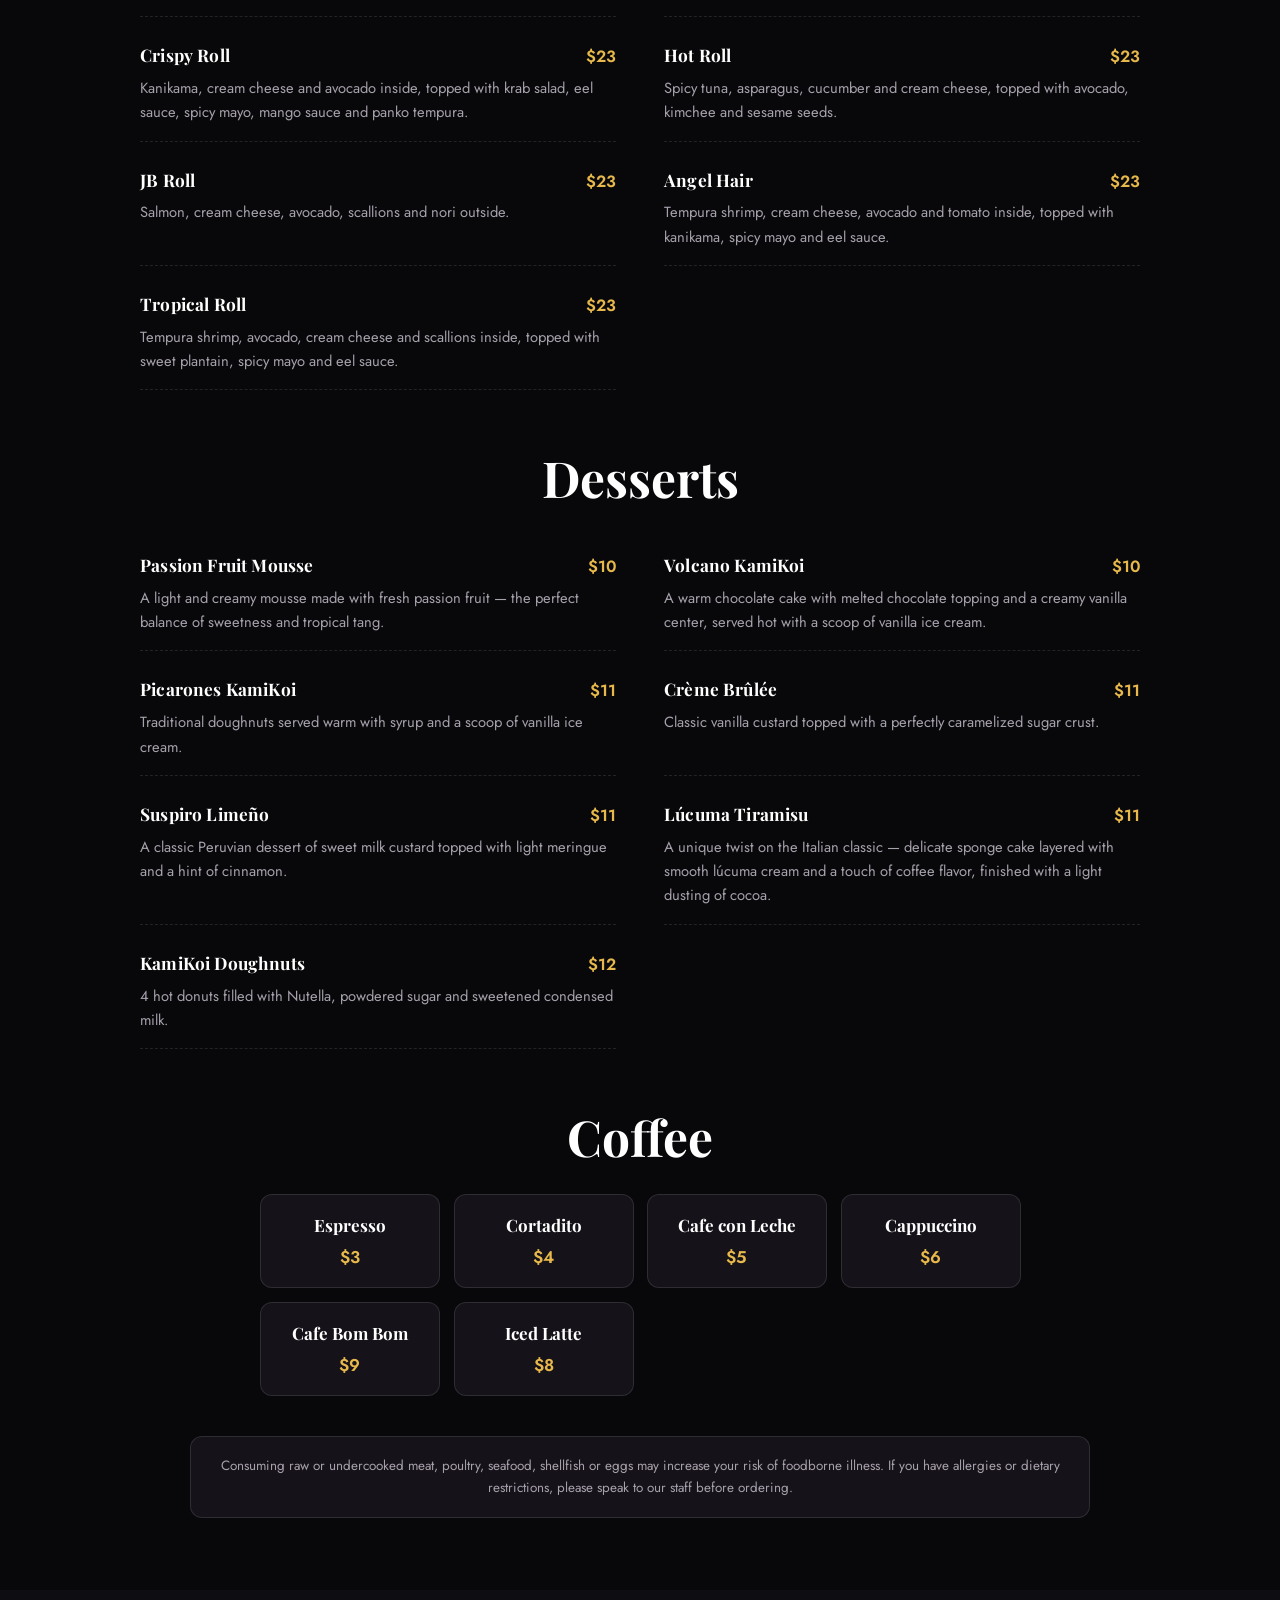
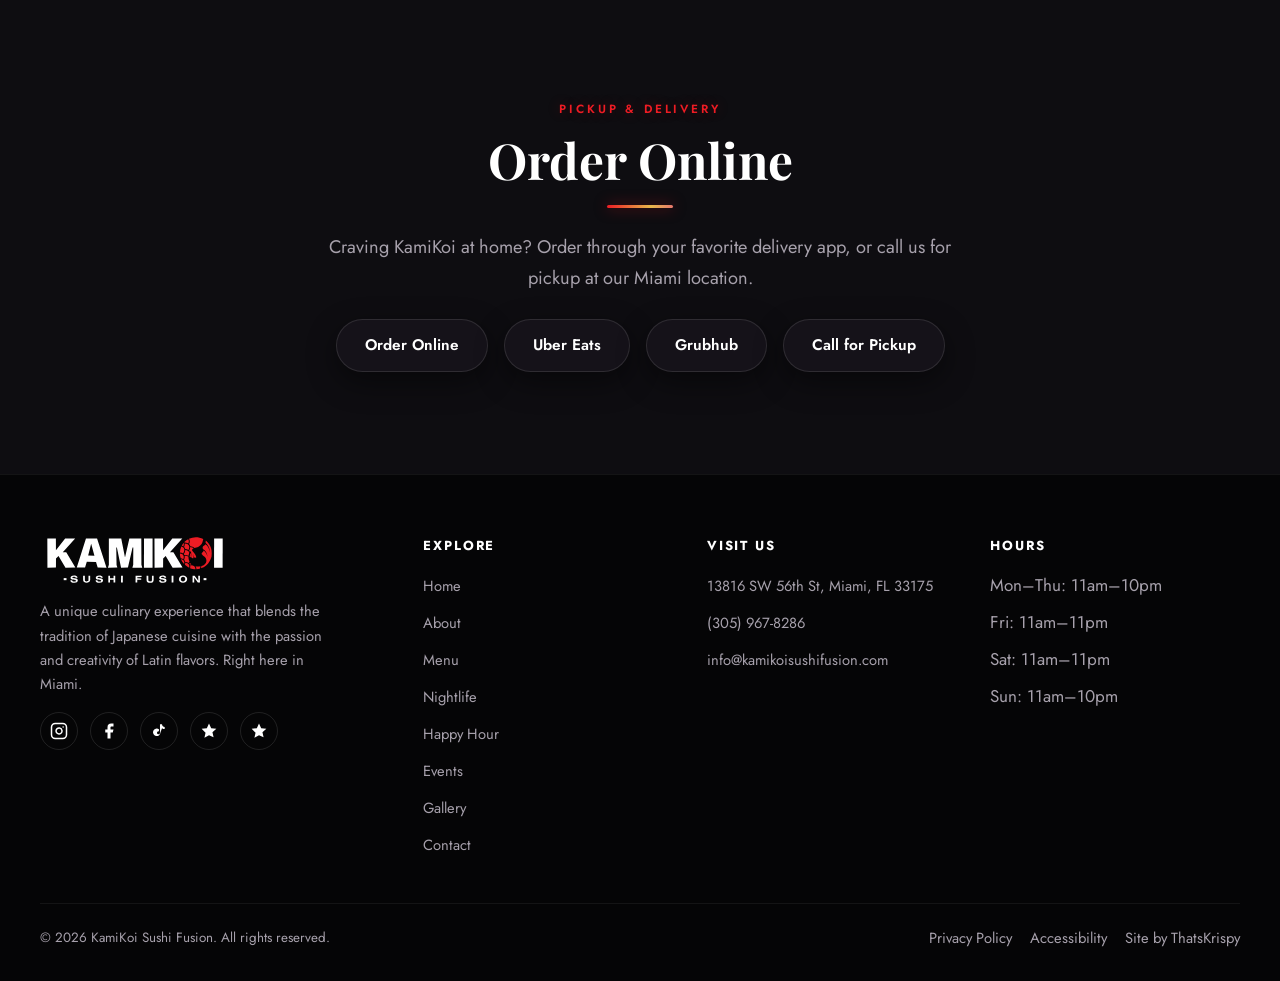
<file: menu.html>
<!DOCTYPE html>
<html lang="en">
<head>
  <meta charset="UTF-8"><meta name="viewport" content="width=device-width, initial-scale=1.0">
  <title>Menu | KamiKoi Sushi Fusion Miami</title>
  <meta name="description" content="The full KamiKoi Sushi Fusion menu — appetizers, Nikkei ceviches, sushi rolls, wok dishes, premium steaks, desserts and more. Miami&apos;s Japanese-Latin fusion kitchen.">
  <meta name="robots" content="index, follow">
  <link rel="canonical" href="https://www.kamikoisushifusion.com/menu">
  <meta property="og:title" content="Menu | KamiKoi Sushi Fusion Miami">
  <meta property="og:description" content="The full KamiKoi Sushi Fusion menu — appetizers, Nikkei ceviches, sushi rolls, wok dishes, premium steaks, desserts and more. Miami&apos;s Japanese-Latin fusion kitchen.">
  <meta property="og:image" content="https://www.kamikoisushifusion.com/assets/images/kamikoi-menu-spread.webp">
  <meta property="og:url" content="https://www.kamikoisushifusion.com/menu"><meta property="og:type" content="website">
  <meta name="theme-color" content="#0E0E10">
  <link rel="icon" href="assets/logos/logo-icon.svg?v=20260701b" type="image/svg+xml">
  <link rel="icon" href="assets/logos/favicon.png?v=20260701" type="image/png">
  <link rel="apple-touch-icon" href="assets/logos/logo-icon.png?v=20260701">
  <link rel="preconnect" href="https://fonts.googleapis.com">
  <link rel="preconnect" href="https://fonts.gstatic.com" crossorigin>
  <link href="https://fonts.googleapis.com/css2?family=Playfair+Display:wght@500;600;700&family=Jost:wght@400;500;600&display=swap" rel="stylesheet">
  <link rel="stylesheet" href="css/style.css?v=20260701-v4">
  
</head>
<body>
<a href="#main-content" class="skip-link">Skip to main content</a>
<header role="banner">
  <nav class="navbar" aria-label="Main navigation">
    <div class="navbar__inner">
      <a href="index.html" class="navbar__logo" aria-label="KamiKoi Sushi Fusion - Home">
        <img src="assets/logos/logo-white.svg?v=20260701b" alt="KamiKoi Sushi Fusion" width="190" height="52">
      </a>
      <ul class="navbar__links" role="list"><li><a href="index.html">Home</a></li><li><a href="about.html">About</a></li><li><a href="menu.html" class="active">Menu</a></li><li><a href="nightlife.html">Nightlife</a></li><li><a href="happy-hour.html">Happy Hour</a></li><li><a href="events.html">Events</a></li><li><a href="gallery.html">Gallery</a></li><li><a href="contact.html">Contact</a></li></ul>
      <div class="navbar__right">
        <a href="tel:3059678286" class="navbar__icon-btn" aria-label="Call (305) 967-8286"><svg viewBox="0 0 24 24" fill="none" stroke="currentColor" stroke-width="2" stroke-linecap="round" stroke-linejoin="round" aria-hidden="true"><path d="M22 16.92v3a2 2 0 01-2.18 2 19.79 19.79 0 01-8.63-3.07A19.5 19.5 0 013.07 9.81 19.79 19.79 0 010 1.18 2 2 0 012 0h3a2 2 0 012 1.72c.13.96.36 1.9.7 2.81a2 2 0 01-.45 2.11L6.91 7.09a16 16 0 006 6l1.27-1.05a2 2 0 012.11-.45c.91.34 1.85.57 2.81.7A2 2 0 0122 16.92z"/></svg></a>
        <a href="https://www.instagram.com/kamikoisushifusion/" target="_blank" rel="noopener noreferrer" class="navbar__icon-btn" aria-label="Instagram"><svg viewBox="0 0 24 24" fill="none" stroke="currentColor" stroke-width="2" stroke-linecap="round" stroke-linejoin="round" aria-hidden="true"><rect x="2" y="2" width="20" height="20" rx="5"/><path d="M16 11.37A4 4 0 1112.63 8 4 4 0 0116 11.37z"/><line x1="17.5" y1="6.5" x2="17.51" y2="6.5"/></svg></a>
        <a href="menu.html" class="navbar__order">View Menu</a>
        <button class="navbar__hamburger" id="hamburger" aria-expanded="false" aria-controls="mobile-nav" aria-label="Open menu">
          <svg viewBox="0 0 24 24" fill="none" stroke="currentColor" stroke-width="2" stroke-linecap="round" aria-hidden="true"><line x1="3" y1="6" x2="21" y2="6"/><line x1="3" y1="12" x2="21" y2="12"/><line x1="3" y1="18" x2="21" y2="18"/></svg>
        </button>
      </div>
    </div>
    <div class="navbar__mobile" id="mobile-nav" role="navigation" aria-label="Mobile navigation">
      <a href="index.html">Home</a><a href="about.html">About</a><a href="menu.html">Menu</a><a href="nightlife.html">Nightlife</a><a href="happy-hour.html">Happy Hour</a><a href="events.html">Events</a><a href="gallery.html">Gallery</a><a href="contact.html">Contact</a>
      <a href="tel:3059678286" class="navbar__order">Call (305) 967-8286</a>
    </div>
  </nav>
</header>
<main id="main-content">
  <header class="menu-hero"><span class="eyebrow eyebrow--gold">Our Menu</span><h1>A Unique Gastronomic Experience</h1><p>From the most classic to the most innovative &mdash; authentic Asian dishes with a creative touch of Latin fusion.</p></header>
  <nav class="menu-nav" aria-label="Menu sections"><div class="menu-nav__track"><a href="#appetizers">Appetizers</a><a href="#causas">Peruvian Causas</a><a href="#ceviches">Ceviches</a><a href="#wok">From the Wok</a><a href="#risotto">Risotto</a><a href="#butcher">Butcher&rsquo;s Select</a><a href="#sides">Sides</a><a href="#chef">Chef&rsquo;s Choice</a><a href="#seafood">Seafood</a><a href="#sushi">Sushi</a><a href="#desserts">Desserts</a><a href="#coffee">Coffee</a></div></nav>
  <div class="section section--tight"><div class="container">
    <section class="menu-cat" id="appetizers"><div class="menu-cat__head"><h2>Appetizers</h2></div><div class="menu-list"><div class="menu-item"><div class="menu-item__top"><span class="menu-item__name">Tostones KamiKoi</span><span class="menu-item__price">$22</span></div><p class="menu-item__desc">3 Hawaiian tostones with crab meat, spicy mayo, torched eel sauce, scallion, avocado, tobiko, sesame seed and mango sauce.</p></div><div class="menu-item"><div class="menu-item__top"><span class="menu-item__name">Crab Tostones</span><span class="menu-item__price">$23</span></div><p class="menu-item__desc">3 Hawaiian tostones with crab salad, topped with avocado rocoto sauce and yellow pepper sauce.</p></div><div class="menu-item"><div class="menu-item__top"><span class="menu-item__name">Chicken Tostones</span><span class="menu-item__price">$20</span></div><p class="menu-item__desc">3 Hawaiian tostones with chicken salad, topped with avocado and yellow pepper sauce.</p></div><div class="menu-item"><div class="menu-item__top"><span class="menu-item__name">Shrimp Croquettes</span><span class="menu-item__price">$20</span></div><p class="menu-item__desc">6 artisan shrimp croquettes served with cilantro sauce.</p></div><div class="menu-item"><div class="menu-item__top"><span class="menu-item__name">Yuca Cheese Bites</span><span class="menu-item__price">$19</span></div><p class="menu-item__desc">6 soft handmade yuca bites stuffed with gouda cheese, served with huancaina dip sauce.</p></div><div class="menu-item"><div class="menu-item__top"><span class="menu-item__name">Pork Belly Bao Buns</span><span class="menu-item__price">$19</span></div><p class="menu-item__desc">Steamed bao buns filled with tender pork belly glazed with eel sauce and ponzu, topped with pickled cucumbers and onions. Served with cilantro or aj&iacute; amarillo sauce.</p></div><div class="menu-item"><div class="menu-item__top"><span class="menu-item__name">Edamame</span><span class="menu-item__price">$11</span></div><p class="menu-item__desc">Steamed soybeans lightly tossed with sea salt.</p></div><div class="menu-item"><div class="menu-item__top"><span class="menu-item__name">Crispy Rice with Spicy Tuna</span><span class="menu-item__price">$19</span></div><p class="menu-item__desc">5 crispy sushi rice squares topped with our signature spicy tuna mix, drizzled with house sauce and garnished with scallions.</p></div><div class="menu-item"><div class="menu-item__top"><span class="menu-item__name">Tuna Tartare</span><span class="menu-item__price">$21</span></div><p class="menu-item__desc">Fresh diced tuna mixed with spicy mayo, ponzu, tobiko, scallions and white and black sesame seeds, layered over creamy avocado and served with crispy fried wonton chips.</p></div><div class="menu-item"><div class="menu-item__top"><span class="menu-item__name">KamiKoi Bites Platter</span><span class="menu-item__price">$38</span></div><p class="menu-item__desc">A trio of favorites: shrimp and vegetable gyozas with ponzu sauce, artisan shrimp croquettes with cilantro sauce, and soft yuca croquettes stuffed with gouda cheese and huancaina dip.</p></div><div class="menu-item"><div class="menu-item__top"><span class="menu-item__name">Gyoza</span><span class="menu-item__price">$16</span></div><p class="menu-item__desc">5 deep-fried shrimp and vegetable gyozas served with ponzu sauce.</p></div><div class="menu-item"><div class="menu-item__top"><span class="menu-item__name">Wonton Soup</span><span class="menu-item__price">$16</span></div><p class="menu-item__desc">Clear savory vegetable broth with tender wontons stuffed with fresh vegetables, finished with scallions and a touch of sesame oil.</p></div><div class="menu-item"><div class="menu-item__top"><span class="menu-item__name">Gourmet Mushroom Soup</span><span class="menu-item__price">$18</span></div><p class="menu-item__desc">Mushroom cream topped with a red wine reduction, bacon and crispy onion.</p></div><div class="menu-item"><div class="menu-item__top"><span class="menu-item__name">KamiKoi Seafood Soup</span><span class="menu-item__price">$24</span></div><p class="menu-item__desc">Traditional seafood in a broth of mild tomatoes, red onion and Peruvian peppers.</p></div><div class="menu-item"><div class="menu-item__top"><span class="menu-item__name">Mixed Seafood Jalea</span><span class="menu-item__price">$45</span></div><p class="menu-item__desc">Crispy golden fried white fish, mussels, shrimp and calamari in our home-style beer and aj&iacute; panca batter. Served with crispy fried yuca and topped with a vibrant salsa criolla of red onion, lime and fresh cilantro.</p></div></div></section>
    <section class="menu-cat" id="causas"><div class="menu-cat__head"><h2>Peruvian Causas</h2></div><div class="menu-list"><div class="menu-item"><div class="menu-item__top"><span class="menu-item__name">Trio de Causas</span><span class="menu-item__price">$20</span></div><p class="menu-item__desc">Chicken, crab and shrimp causas with aj&iacute; amarillo, avocado and microgreens.</p></div><div class="menu-item"><div class="menu-item__top"><span class="menu-item__name">Crispy Crab Causa (Furai Style)</span><span class="menu-item__price">$21</span></div><p class="menu-item__desc">Crispy causa topped with crab salad and tobiko on spicy green aioli.</p></div><div class="menu-item"><div class="menu-item__top"><span class="menu-item__name">Panko Octopus Causa (Anticuchero)</span><span class="menu-item__price">$25</span></div><p class="menu-item__desc">Panko-crusted causa topped with grilled octopus and Peruvian anticucho sauce.</p></div><div class="menu-item"><div class="menu-item__top"><span class="menu-item__name">Lomo Saltado Causa</span><span class="menu-item__price">$21</span></div><p class="menu-item__desc">Causa topped with stir-fried beef, onions, tomatoes and tempura flakes.</p></div><div class="menu-item"><div class="menu-item__top"><span class="menu-item__name">Chicken Causa</span><span class="menu-item__price">$20</span></div><p class="menu-item__desc">Creamy shredded chicken layered over seasoned potato causa, finished with avocado and aj&iacute; amarillo.</p></div><div class="menu-item"><div class="menu-item__top"><span class="menu-item__name">Tuna Nikkei Acevichada</span><span class="menu-item__price">$22</span></div><p class="menu-item__desc">Silky yellow potato with tuna ceviche, Asian flavors and acevichada sauce. Avocado, citrus, chili and crab salad complete this Nikkei dish.</p></div></div></section>
    <section class="menu-cat" id="ceviches"><div class="menu-cat__head"><h2>Ceviches</h2><p class="menu-cat__note">Ceviches feature fresh white fish. Upgrade to premium Corvina for $5 more.</p></div><div class="menu-list"><div class="menu-item"><div class="menu-item__top"><span class="menu-item__name">Classic Ceviche</span><span class="menu-item__price">$21</span></div><p class="menu-item__desc">Signature dish &mdash; white fish marinated in lime juice with aj&iacute; limo pepper and cilantro.</p></div><div class="menu-item"><div class="menu-item__top"><span class="menu-item__name">Mixed Ceviche</span><span class="menu-item__price">$24</span></div><p class="menu-item__desc">Mixed white fish, mussels, shrimp and calamari marinated in lime juice with aj&iacute; limo pepper and cilantro.</p></div><div class="menu-item"><div class="menu-item__top"><span class="menu-item__name">Ceviche Trio</span><span class="menu-item__price">$39</span></div><p class="menu-item__desc">A tasting of three fresh white fish ceviches: cl&aacute;sico for a bright herbal touch, c&iacute;trico with lime and red onion, and con aj&iacute; amarillo for a creamy, slightly spicy Peruvian flavor.</p></div><div class="menu-item"><div class="menu-item__top"><span class="menu-item__name">KamiKoi Leche de Tigre</span><span class="menu-item__price">$23</span></div><p class="menu-item__desc">Fresh fish chopped and marinated in leche de tigre &mdash; perfect for those who love it sour, finished with fried fish.</p></div><div class="menu-item"><div class="menu-item__top"><span class="menu-item__name">Tuna Tiradito</span><span class="menu-item__price">$19</span></div><p class="menu-item__desc">Sashimi-style thin slices of red tuna marinated in algarrobina Nikkei sauce, avocado, wasabi and sesame seeds.</p></div></div></section>
    <section class="menu-cat" id="wok"><div class="menu-cat__head"><h2>From the Wok</h2><p class="menu-cat__note">Choose your style, then choose your protein below.</p></div><div class="menu-list"><div class="menu-item"><div class="menu-item__top"><span class="menu-item__name">Yakisoba</span><span class="menu-item__price"></span></div><p class="menu-item__desc">Japanese-style stir-fried noodles tossed with yellow and green zucchini, carrots and mushrooms in a savory house sauce, finished with your choice of protein.</p></div><div class="menu-item"><div class="menu-item__top"><span class="menu-item__name">Stir Fry</span><span class="menu-item__price"></span></div><p class="menu-item__desc">Stir-fried diced protein with red onions, tomatoes and cilantro. Served with white rice and French fries.</p></div><div class="menu-item"><div class="menu-item__top"><span class="menu-item__name">Fried Rice</span><span class="menu-item__price"></span></div><p class="menu-item__desc">Fusion-style rice cooked in a wok and saut&eacute;ed with a brown reduction of soy sauce, sesame oil and oyster sauce.</p></div></div><div class="menu-pricegrid"><div class="price-pill"><div class="price-pill__name">Chicken</div><div class="price-pill__price">$20</div></div><div class="price-pill"><div class="price-pill__name">Pork</div><div class="price-pill__price">$20</div></div><div class="price-pill"><div class="price-pill__name">Steak</div><div class="price-pill__price">$24</div></div><div class="price-pill"><div class="price-pill__name">Shrimp</div><div class="price-pill__price">$25</div></div><div class="price-pill"><div class="price-pill__name">Special</div><div class="price-pill__price">$25</div></div></div></section>
    <section class="menu-cat" id="risotto"><div class="menu-cat__head"><h2>Risotto</h2></div><div class="menu-list"><div class="menu-item"><div class="menu-item__top"><span class="menu-item__name">Wok Style</span><span class="menu-item__price">$25</span></div><p class="menu-item__desc">Classic beef saut&eacute;ed with Italian risotto and our homemade soy sauce reduction.</p></div><div class="menu-item"><div class="menu-item__top"><span class="menu-item__name">Seafood</span><span class="menu-item__price">$29</span></div><p class="menu-item__desc">A flawless blend of seafood with Mediterranean sauce, arborio rice and parmesan cheese.</p></div><div class="menu-item"><div class="menu-item__top"><span class="menu-item__name">Churrasco over Huanca&iacute;na</span><span class="menu-item__price">$45</span></div><p class="menu-item__desc">12oz churrasco steak served with creamy, savory risotto infused with our signature huanca&iacute;na sauce.</p></div><div class="menu-item"><div class="menu-item__top"><span class="menu-item__name">Ribeye over Huanca&iacute;na</span><span class="menu-item__price">$58</span></div><p class="menu-item__desc">16oz ribeye steak served with creamy, savory risotto infused with our signature huanca&iacute;na sauce.</p></div></div></section>
    <section class="menu-cat" id="butcher"><div class="menu-cat__head"><h2>Butcher&rsquo;s Select</h2><p class="menu-cat__note">Choose one of our best cuts, perfectly grilled. Includes one side of your choice.</p></div><div class="menu-pricegrid"><div class="price-pill"><div class="price-pill__name">Churrasco 12oz</div><div class="price-pill__price">$38</div></div><div class="price-pill"><div class="price-pill__name">Filet Mignon 8oz</div><div class="price-pill__price">$40</div></div><div class="price-pill"><div class="price-pill__name">Lamb Chops</div><div class="price-pill__price">$40</div></div><div class="price-pill"><div class="price-pill__name">Ribeye 16oz</div><div class="price-pill__price">$50</div></div></div></section>
    <section class="menu-cat" id="sides"><div class="menu-cat__head"><h2>Sides</h2><p class="menu-cat__note">Add an extra side to any dish.</p></div><div class="menu-pricegrid"><div class="price-pill"><div class="price-pill__name">White Rice</div><div class="price-pill__price">$4</div></div><div class="price-pill"><div class="price-pill__name">Mashed Potatoes</div><div class="price-pill__price">$4</div></div><div class="price-pill"><div class="price-pill__name">Sweet Plantains</div><div class="price-pill__price">$4</div></div><div class="price-pill"><div class="price-pill__name">French Fries</div><div class="price-pill__price">$4</div></div><div class="price-pill"><div class="price-pill__name">Black Beans</div><div class="price-pill__price">$4</div></div><div class="price-pill"><div class="price-pill__name">Tostones</div><div class="price-pill__price">$6</div></div><div class="price-pill"><div class="price-pill__name">Salad</div><div class="price-pill__price">$6</div></div></div></section>
    <section class="menu-cat" id="chef"><div class="menu-cat__head"><h2>Chef&rsquo;s Choice</h2><p class="menu-cat__note">To preserve the integrity of each dish, no substitutions or changes to the recipe can be made.</p></div><div class="menu-list"><div class="menu-item"><div class="menu-item__top"><span class="menu-item__name">Gorgonzola Mignon</span><span class="menu-item__price">$48</span></div><p class="menu-item__desc">Angus certified filet mignon covered with our signature sauce of gorgonzola cheese and chicha morada, served with mashed potatoes and crispy onions.</p></div><div class="menu-item"><div class="menu-item__top"><span class="menu-item__name">Australian Lamb in Green Peppercorn Sauce</span><span class="menu-item__price">$48</span></div><p class="menu-item__desc">Australian grilled lamb chops in a green peppercorn sauce, served with mashed potatoes and asparagus.</p></div><div class="menu-item"><div class="menu-item__top"><span class="menu-item__name">Filet Mignon with Mushroom Wine Sauce</span><span class="menu-item__price">$48</span></div><p class="menu-item__desc">Angus certified 8oz filet mignon, grilled and topped with our Chardonnay mushroom sauce, served with mashed potatoes.</p></div></div></section>
    <section class="menu-cat" id="seafood"><div class="menu-cat__head"><h2>Seafood</h2></div><div class="menu-list"><div class="menu-item"><div class="menu-item__top"><span class="menu-item__name">Octopus on the Grill</span><span class="menu-item__price">$38</span></div><p class="menu-item__desc">Tender grilled octopus marinated 24 hours in a flavorful panca sauce, presented over a bed of yuca with olives and a zesty rocoto sauce.</p></div><div class="menu-item"><div class="menu-item__top"><span class="menu-item__name">Teriyaki Salmon</span><span class="menu-item__price">$27</span></div><p class="menu-item__desc">Grilled salmon on a bed of mashed potatoes with a drizzle of teriyaki sauce, garnished with grilled pineapple and wakame.</p></div><div class="menu-item"><div class="menu-item__top"><span class="menu-item__name">Fish in Seafood Sauce</span><span class="menu-item__price">$26</span></div><p class="menu-item__desc">Fresh white fish in a savory seafood sauce with shrimp, calamari and mussels. Served with white rice and yuca frita.</p></div><div class="menu-item"><div class="menu-item__top"><span class="menu-item__name">Camarones al Ajillo</span><span class="menu-item__price">$25</span></div><p class="menu-item__desc">Ten succulent shrimp saut&eacute;ed in our signature garlic sauce, served with fluffy white rice and crispy tostones.</p></div></div></section>
    <section class="menu-cat" id="sushi"><div class="menu-cat__head"><h2>Sushi</h2><p class="menu-cat__note">Every roll $23.</p></div><div class="menu-list"><div class="menu-item"><div class="menu-item__top"><span class="menu-item__name">Valentina Roll</span><span class="menu-item__price">$23</span></div><p class="menu-item__desc">Tempura shrimp, cream cheese, cucumber, avocado, soy paper, topped with spicy tuna, eel sauce, spicy mayo and tempura flakes.</p></div><div class="menu-item"><div class="menu-item__top"><span class="menu-item__name">Volcano Roll</span><span class="menu-item__price">$23</span></div><p class="menu-item__desc">Tempura shrimp, cream cheese, avocado, topped with crab meat salad and eel sauce, finished with spicy mayo and flamb&eacute;ed in pisco.</p></div><div class="menu-item"><div class="menu-item__top"><span class="menu-item__name">King Salmon Roll</span><span class="menu-item__price">$23</span></div><p class="menu-item__desc">Tempura salmon, cream cheese, asparagus, avocado, topped with fresh salmon, spicy mayo, eel sauce and tempura flakes.</p></div><div class="menu-item"><div class="menu-item__top"><span class="menu-item__name">KamiKoi Roll</span><span class="menu-item__price">$23</span></div><p class="menu-item__desc">Soy paper, shrimp tempura, cream cheese, tomato, sweet plantain, avocado, topped with torched crab salad, spicy mayo, eel sauce, sesame seeds and scallions.</p></div><div class="menu-item"><div class="menu-item__top"><span class="menu-item__name">Tuna Volcano Roll</span><span class="menu-item__price">$23</span></div><p class="menu-item__desc">Tuna, cream cheese, avocado, cucumber, topped with tuna, spicy mayo, eel sauce, scallions and sesame seeds.</p></div><div class="menu-item"><div class="menu-item__top"><span class="menu-item__name">Acevichado Roll</span><span class="menu-item__price">$23</span></div><p class="menu-item__desc">Tempura shrimp, cream cheese, avocado, topped with sliced raw fish in our homemade yellow pepper sauce, finished with crispy onions and diced onions.</p></div><div class="menu-item"><div class="menu-item__top"><span class="menu-item__name">Chef&rsquo;s Special Roll</span><span class="menu-item__price">$23</span></div><p class="menu-item__desc">Salmon, avocado, tomato, cream cheese, tempura outside, topped with torched crab salad, spicy mayo, scallions, eel sauce, tobiko, mango sauce and avocado.</p></div><div class="menu-item"><div class="menu-item__top"><span class="menu-item__name">Trico Roll</span><span class="menu-item__price">$23</span></div><p class="menu-item__desc">Tuna, salmon and raw white fish, cucumber, topped with avocado, tobiko and citrus sauce.</p></div><div class="menu-item"><div class="menu-item__top"><span class="menu-item__name">Beach Roll (No Rice)</span><span class="menu-item__price">$23</span></div><p class="menu-item__desc">Salmon, white fish, kanikama, tempura shrimp, cream cheese, avocado, scallions and sweet plantain. Finished tempura-style with panko, eel sauce, spicy mayo and mango.</p></div><div class="menu-item"><div class="menu-item__top"><span class="menu-item__name">305 Roll</span><span class="menu-item__price">$23</span></div><p class="menu-item__desc">Tempura white fish, avocado, cream cheese, topped with scallions and sesame seeds, finished with tempura fish and Fuji sauce.</p></div><div class="menu-item"><div class="menu-item__top"><span class="menu-item__name">Four Seasons</span><span class="menu-item__price">$23</span></div><p class="menu-item__desc">Salmon, tuna, white fish, avocado and cream cheese, topped with scallions.</p></div><div class="menu-item"><div class="menu-item__top"><span class="menu-item__name">Dragon Roll</span><span class="menu-item__price">$23</span></div><p class="menu-item__desc">Tempura shrimp, cucumber and crab salad inside, topped with avocado, spicy mayo and eel sauce.</p></div><div class="menu-item"><div class="menu-item__top"><span class="menu-item__name">Crispy Roll</span><span class="menu-item__price">$23</span></div><p class="menu-item__desc">Kanikama, cream cheese and avocado inside, topped with krab salad, eel sauce, spicy mayo, mango sauce and panko tempura.</p></div><div class="menu-item"><div class="menu-item__top"><span class="menu-item__name">Hot Roll</span><span class="menu-item__price">$23</span></div><p class="menu-item__desc">Spicy tuna, asparagus, cucumber and cream cheese, topped with avocado, kimchee and sesame seeds.</p></div><div class="menu-item"><div class="menu-item__top"><span class="menu-item__name">JB Roll</span><span class="menu-item__price">$23</span></div><p class="menu-item__desc">Salmon, cream cheese, avocado, scallions and nori outside.</p></div><div class="menu-item"><div class="menu-item__top"><span class="menu-item__name">Angel Hair</span><span class="menu-item__price">$23</span></div><p class="menu-item__desc">Tempura shrimp, cream cheese, avocado and tomato inside, topped with kanikama, spicy mayo and eel sauce.</p></div><div class="menu-item"><div class="menu-item__top"><span class="menu-item__name">Tropical Roll</span><span class="menu-item__price">$23</span></div><p class="menu-item__desc">Tempura shrimp, avocado, cream cheese and scallions inside, topped with sweet plantain, spicy mayo and eel sauce.</p></div></div></section>
    <section class="menu-cat" id="desserts"><div class="menu-cat__head"><h2>Desserts</h2></div><div class="menu-list"><div class="menu-item"><div class="menu-item__top"><span class="menu-item__name">Passion Fruit Mousse</span><span class="menu-item__price">$10</span></div><p class="menu-item__desc">A light and creamy mousse made with fresh passion fruit &mdash; the perfect balance of sweetness and tropical tang.</p></div><div class="menu-item"><div class="menu-item__top"><span class="menu-item__name">Volcano KamiKoi</span><span class="menu-item__price">$10</span></div><p class="menu-item__desc">A warm chocolate cake with melted chocolate topping and a creamy vanilla center, served hot with a scoop of vanilla ice cream.</p></div><div class="menu-item"><div class="menu-item__top"><span class="menu-item__name">Picarones KamiKoi</span><span class="menu-item__price">$11</span></div><p class="menu-item__desc">Traditional doughnuts served warm with syrup and a scoop of vanilla ice cream.</p></div><div class="menu-item"><div class="menu-item__top"><span class="menu-item__name">Cr&egrave;me Br&ucirc;l&eacute;e</span><span class="menu-item__price">$11</span></div><p class="menu-item__desc">Classic vanilla custard topped with a perfectly caramelized sugar crust.</p></div><div class="menu-item"><div class="menu-item__top"><span class="menu-item__name">Suspiro Lime&ntilde;o</span><span class="menu-item__price">$11</span></div><p class="menu-item__desc">A classic Peruvian dessert of sweet milk custard topped with light meringue and a hint of cinnamon.</p></div><div class="menu-item"><div class="menu-item__top"><span class="menu-item__name">L&uacute;cuma Tiramisu</span><span class="menu-item__price">$11</span></div><p class="menu-item__desc">A unique twist on the Italian classic &mdash; delicate sponge cake layered with smooth l&uacute;cuma cream and a touch of coffee flavor, finished with a light dusting of cocoa.</p></div><div class="menu-item"><div class="menu-item__top"><span class="menu-item__name">KamiKoi Doughnuts</span><span class="menu-item__price">$12</span></div><p class="menu-item__desc">4 hot donuts filled with Nutella, powdered sugar and sweetened condensed milk.</p></div></div></section>
    <section class="menu-cat" id="coffee"><div class="menu-cat__head"><h2>Coffee</h2></div><div class="menu-pricegrid"><div class="price-pill"><div class="price-pill__name">Espresso</div><div class="price-pill__price">$3</div></div><div class="price-pill"><div class="price-pill__name">Cortadito</div><div class="price-pill__price">$4</div></div><div class="price-pill"><div class="price-pill__name">Cafe con Leche</div><div class="price-pill__price">$5</div></div><div class="price-pill"><div class="price-pill__name">Cappuccino</div><div class="price-pill__price">$6</div></div><div class="price-pill"><div class="price-pill__name">Cafe Bom Bom</div><div class="price-pill__price">$9</div></div><div class="price-pill"><div class="price-pill__name">Iced Latte</div><div class="price-pill__price">$8</div></div></div></section>
    <p class="menu-warning">Consuming raw or undercooked meat, poultry, seafood, shellfish or eggs may increase your risk of foodborne illness. If you have allergies or dietary restrictions, please speak to our staff before ordering.</p>
  </div></div>
  <section class="section bg-cream" aria-labelledby="order-h">
    <div class="container text-center">
      <span class="eyebrow">Pickup &amp; Delivery</span>
      <h2 id="order-h">Order Online</h2>
      <p class="lead" style="max-width:640px;margin:0 auto">Craving KamiKoi at home? Order through your favorite delivery app, or call us for pickup at our Miami location.</p>
      <div class="order-row">
        <a href="https://www.toasttab.com/local/order/kami-koi-sushi-fusion-13816-southwest-56th-street" target="_blank" rel="noopener noreferrer" class="order-chip">Order Online</a>
        <a href="https://www.ubereats.com/store/kami-koi-sushi-fusion/H_1ltwIhQrSnu_xtrYCXhA" target="_blank" rel="noopener noreferrer" class="order-chip">Uber Eats</a>
        <a href="https://www.grubhub.com/restaurant/kami-koi-sushi-fusion-13816-sw-56th-st-miami/10610608" target="_blank" rel="noopener noreferrer" class="order-chip">Grubhub</a>
        <a href="tel:3059678286" class="order-chip">Call for Pickup</a>
      </div>
    </div>
  </section></main>
<footer class="footer" role="contentinfo">
  <div class="footer__grid">
    <div class="footer__brand">
      <img src="assets/logos/logo-white.svg?v=20260701b" alt="KamiKoi Sushi Fusion" width="190" height="52">
      <p>A unique culinary experience that blends the tradition of Japanese cuisine with the passion and creativity of Latin flavors. Right here in Miami.</p>
      <div class="footer__social">
        <a href="https://www.instagram.com/kamikoisushifusion/" target="_blank" rel="noopener noreferrer" aria-label="Instagram"><svg viewBox="0 0 24 24" fill="none" stroke="currentColor" stroke-width="2" stroke-linecap="round" stroke-linejoin="round" aria-hidden="true"><rect x="2" y="2" width="20" height="20" rx="5"/><path d="M16 11.37A4 4 0 1112.63 8 4 4 0 0116 11.37z"/><line x1="17.5" y1="6.5" x2="17.51" y2="6.5"/></svg></a>
        <a href="https://www.facebook.com/profile.php?id=61574384591433" target="_blank" rel="noopener noreferrer" aria-label="Facebook"><svg viewBox="0 0 24 24" fill="currentColor" aria-hidden="true"><path d="M18 2h-3a5 5 0 00-5 5v3H7v4h3v8h4v-8h3l1-4h-4V7a1 1 0 011-1h3z"/></svg></a>
        <a href="https://www.tiktok.com/@kamikoisushifusion.0" target="_blank" rel="noopener noreferrer" aria-label="TikTok"><svg viewBox="0 0 24 24" fill="currentColor" aria-hidden="true"><path d="M16 8.2a6 6 0 003.6 1.2V6.7a3.3 3.3 0 01-2.4-1A3.3 3.3 0 0116 3h-2.7v11.3a2 2 0 11-2-2c.2 0 .4 0 .6.1V9.6a5 5 0 102.1 4.1z"/></svg></a>
        <a href="https://www.yelp.com/biz/kami-koi-sushi-fusion-kendale-lakes" target="_blank" rel="noopener noreferrer" aria-label="Yelp"><svg viewBox="0 0 24 24" fill="currentColor" aria-hidden="true"><path d="M12 2l2.9 6.3 6.9.7-5.2 4.6 1.5 6.8L12 17.8 5.9 21l1.5-6.8L2.2 9l6.9-.7z"/></svg></a>
      </div>
    </div>
    <div>
      <h5>Explore</h5>
      <ul><li><a href="index.html">Home</a></li><li><a href="about.html">About</a></li><li><a href="menu.html">Menu</a></li><li><a href="nightlife.html">Nightlife</a></li><li><a href="happy-hour.html">Happy Hour</a></li><li><a href="events.html">Events</a></li><li><a href="gallery.html">Gallery</a></li><li><a href="contact.html">Contact</a></li></ul>
    </div>
    <div>
      <h5>Visit Us</h5>
      <ul>
        <li><a href="https://maps.google.com/?q=13816+SW+56th+St,+Miami,+FL+33175" target="_blank" rel="noopener noreferrer">13816 SW 56th St, Miami, FL 33175</a></li>
        <li><a href="tel:3059678286">(305) 967-8286</a></li>
        <li><a href="mailto:info@kamikoisushifusion.com">info@kamikoisushifusion.com</a></li>
      </ul>
    </div>
    <div>
      <h5>Hours</h5>
      <ul>
        <li>Mon&ndash;Thu: 11am&ndash;10pm</li>
        <li>Fri: 11am&ndash;11pm</li>
        <li>Sat: 11am&ndash;11pm</li>
        <li>Sun: 11am&ndash;10pm</li>
      </ul>
    </div>
  </div>
  <div class="footer__bottom">
    <span>&copy; 2026 KamiKoi Sushi Fusion. All rights reserved.</span>
    <nav aria-label="Legal">
      <a href="privacy.html">Privacy Policy</a>
      <a href="accessibility.html">Accessibility</a>
      <a href="https://www.thatskrispy.com" target="_blank" rel="noopener noreferrer">Site by ThatsKrispy</a>
    </nav>
  </div>
</footer>
<script src="js/a11y-consent.js?v=20260701-v5" defer></script>
<script src="js/main.js?v=20260701-v4" defer></script>
<script src="js/fx.js?v=20260702-v1" defer></script>
</body>
</html>
</file>
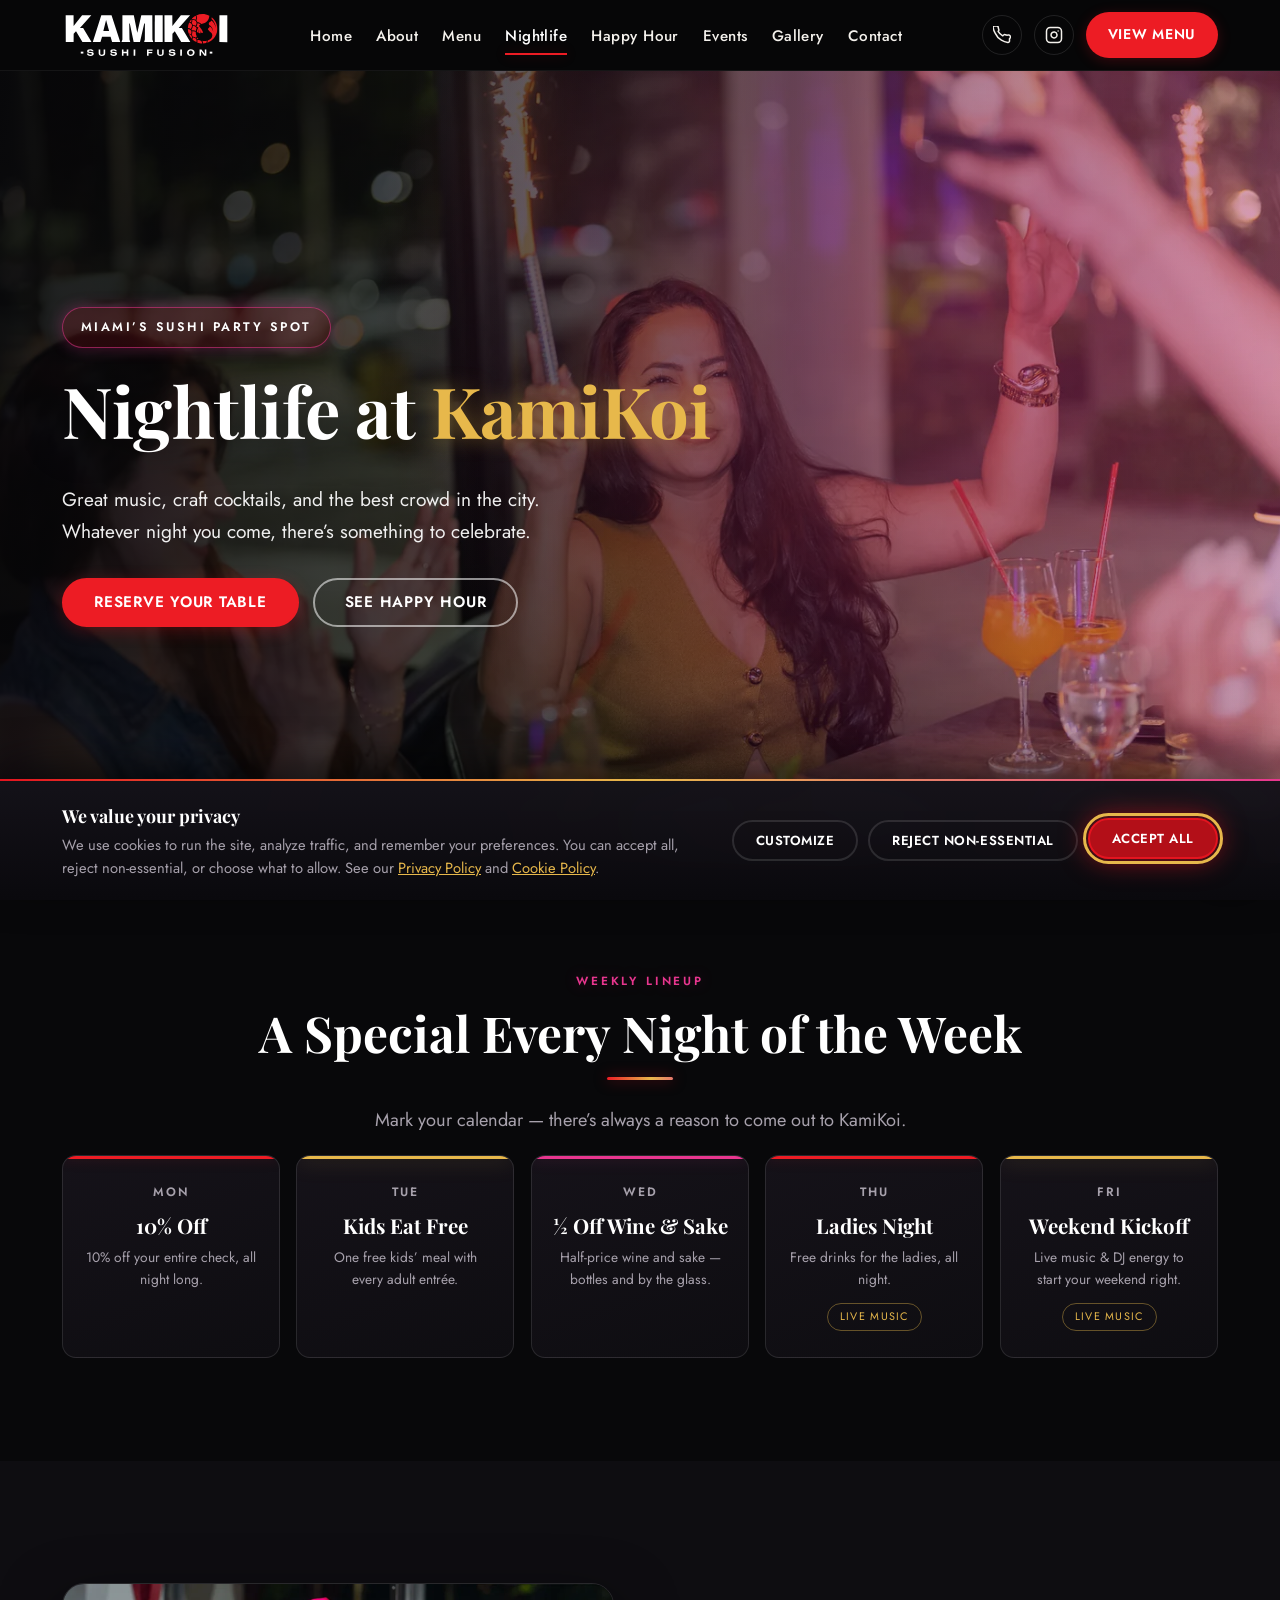
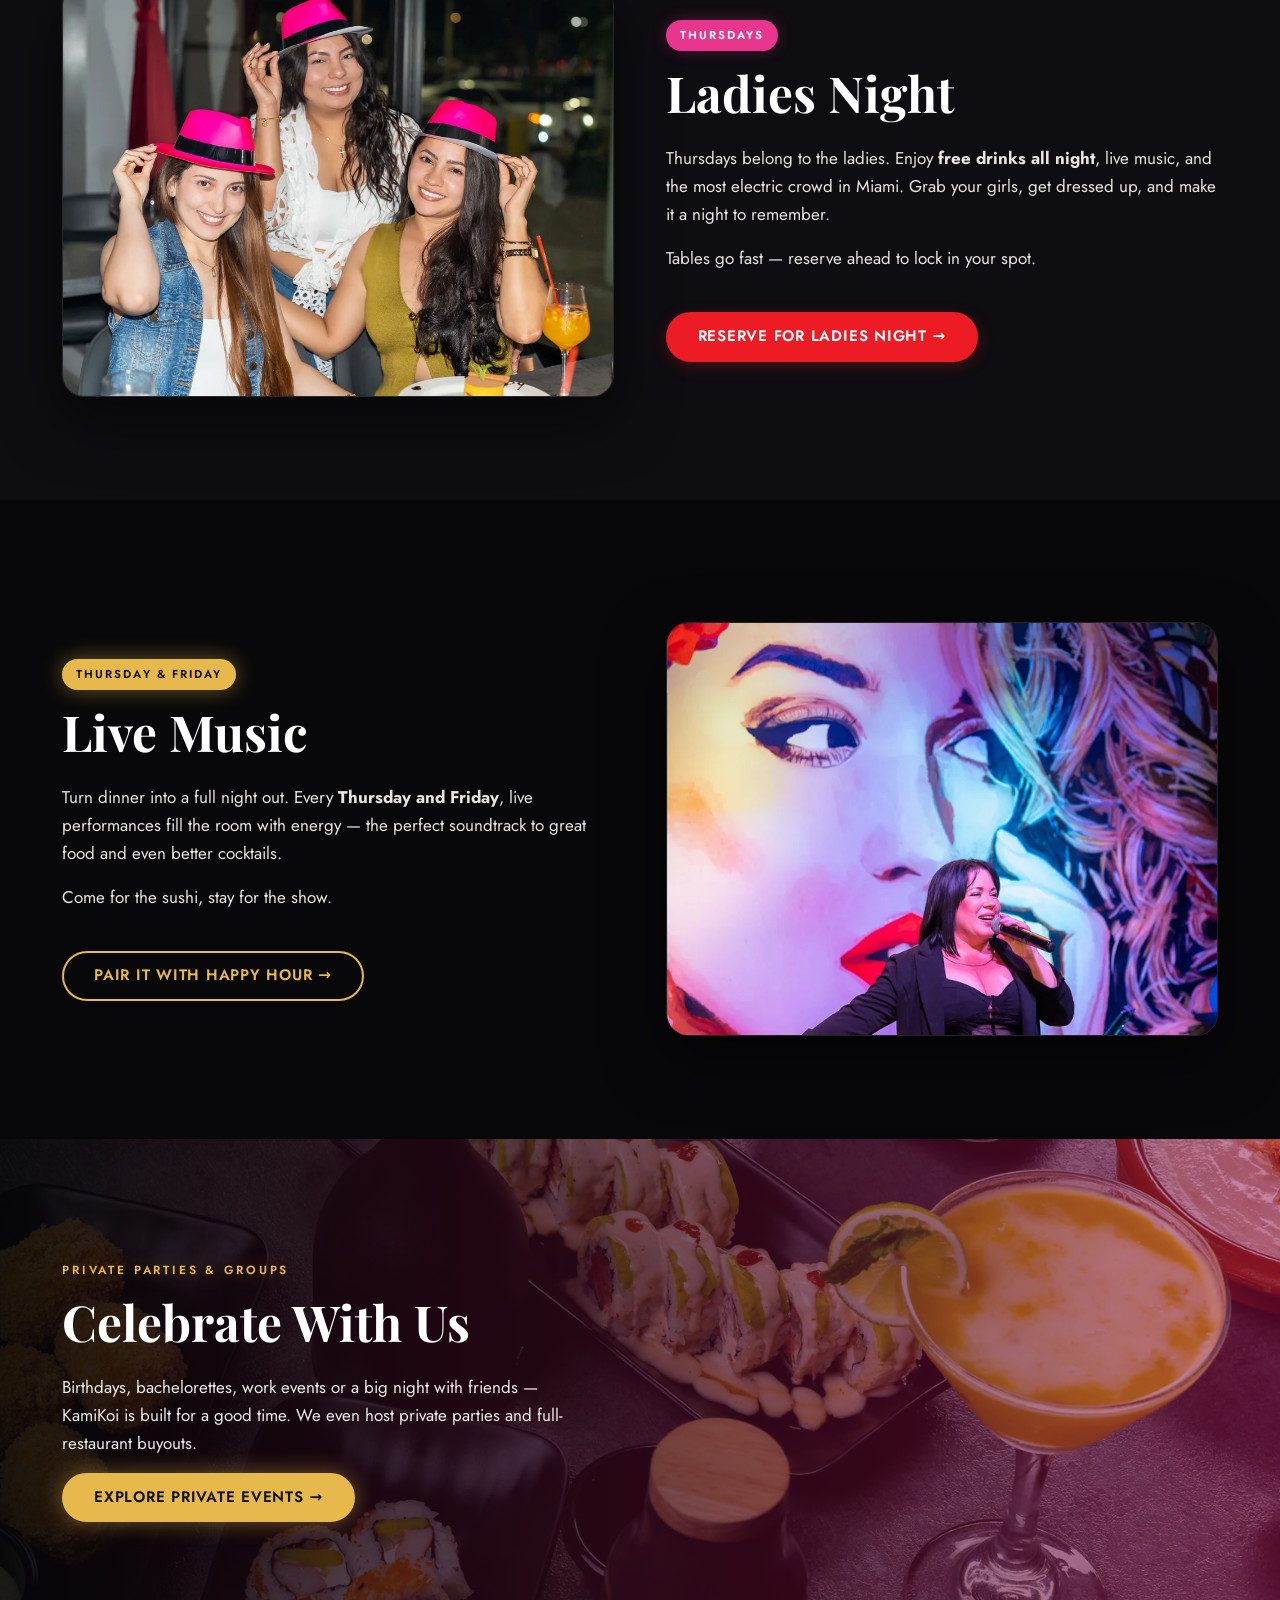
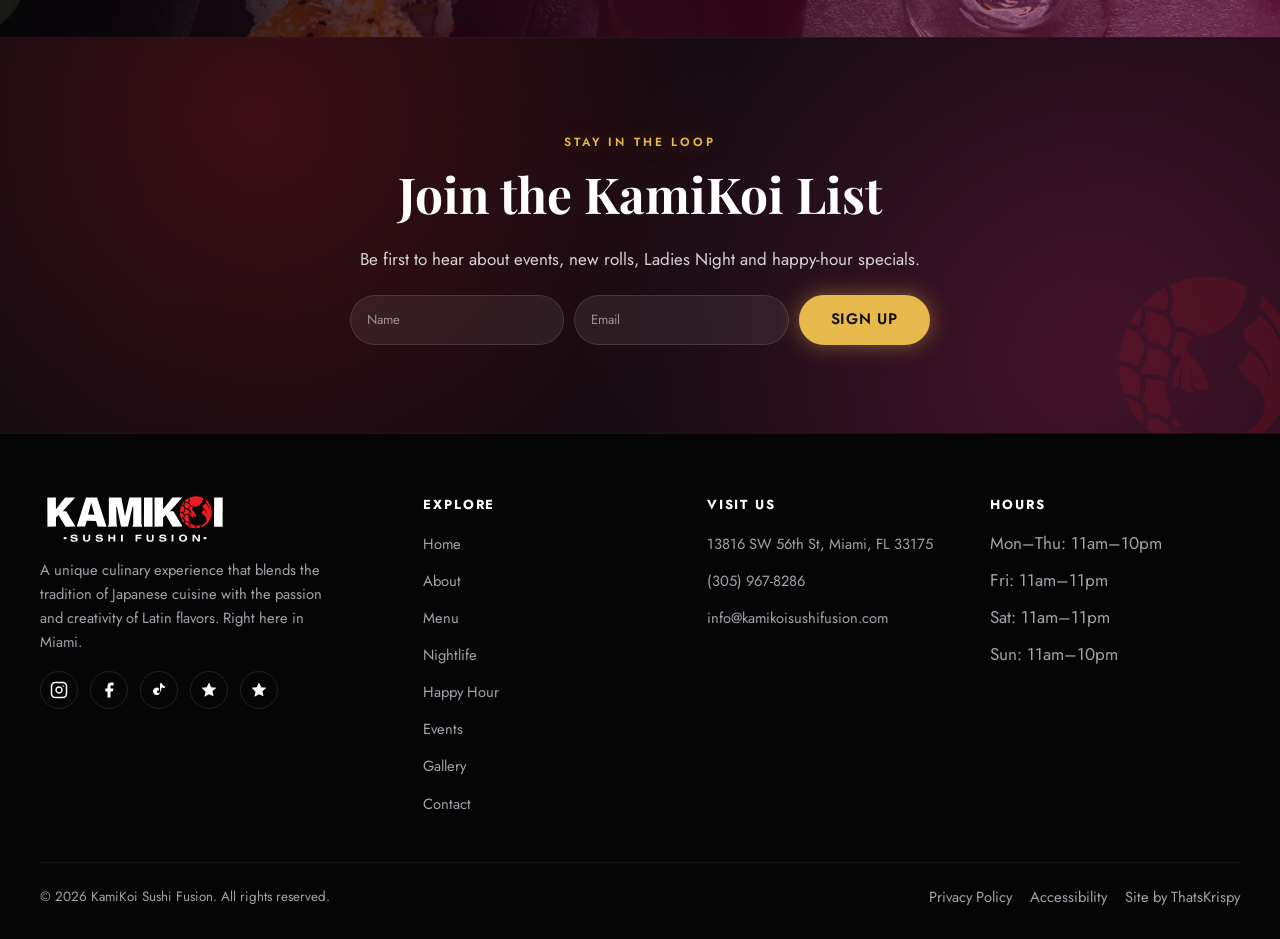
<file: nightlife.html>
<!DOCTYPE html>
<html lang="en">
<head>
  <meta charset="UTF-8"><meta name="viewport" content="width=device-width, initial-scale=1.0">
  <title>Nightlife &amp; Events | KamiKoi Sushi Fusion Miami</title>
  <meta name="description" content="Nightlife at KamiKoi Sushi Fusion in Miami — Ladies Night with free drinks, live music Thursdays &amp; Fridays, and a nightly special every weeknight. The city&apos;s sushi party spot.">
  <meta name="robots" content="index, follow">
  <link rel="canonical" href="https://www.kamikoisushifusion.com/nightlife">
  <meta property="og:title" content="Nightlife &amp; Events | KamiKoi Sushi Fusion Miami">
  <meta property="og:description" content="Nightlife at KamiKoi Sushi Fusion in Miami — Ladies Night with free drinks, live music Thursdays &amp; Fridays, and a nightly special every weeknight. The city&apos;s sushi party spot.">
  <meta property="og:image" content="https://www.kamikoisushifusion.com/assets/images/kamikoi-events-hero.webp">
  <meta property="og:url" content="https://www.kamikoisushifusion.com/nightlife"><meta property="og:type" content="website">
  <meta name="theme-color" content="#0E0E10">
  <link rel="icon" href="assets/logos/logo-icon.svg?v=20260701b" type="image/svg+xml">
  <link rel="icon" href="assets/logos/favicon.png?v=20260701" type="image/png">
  <link rel="apple-touch-icon" href="assets/logos/logo-icon.png?v=20260701">
  <link rel="preconnect" href="https://fonts.googleapis.com">
  <link rel="preconnect" href="https://fonts.gstatic.com" crossorigin>
  <link href="https://fonts.googleapis.com/css2?family=Playfair+Display:wght@500;600;700&family=Jost:wght@400;500;600&display=swap" rel="stylesheet">
  <link rel="stylesheet" href="css/style.css?v=20260701-v4">
  
</head>
<body>
<a href="#main-content" class="skip-link">Skip to main content</a>
<header role="banner">
  <nav class="navbar" aria-label="Main navigation">
    <div class="navbar__inner">
      <a href="index.html" class="navbar__logo" aria-label="KamiKoi Sushi Fusion - Home">
        <img src="assets/logos/logo-white.svg?v=20260701b" alt="KamiKoi Sushi Fusion" width="190" height="52">
      </a>
      <ul class="navbar__links" role="list"><li><a href="index.html">Home</a></li><li><a href="about.html">About</a></li><li><a href="menu.html">Menu</a></li><li><a href="nightlife.html" class="active">Nightlife</a></li><li><a href="happy-hour.html">Happy Hour</a></li><li><a href="events.html">Events</a></li><li><a href="gallery.html">Gallery</a></li><li><a href="contact.html">Contact</a></li></ul>
      <div class="navbar__right">
        <a href="tel:3059678286" class="navbar__icon-btn" aria-label="Call (305) 967-8286"><svg viewBox="0 0 24 24" fill="none" stroke="currentColor" stroke-width="2" stroke-linecap="round" stroke-linejoin="round" aria-hidden="true"><path d="M22 16.92v3a2 2 0 01-2.18 2 19.79 19.79 0 01-8.63-3.07A19.5 19.5 0 013.07 9.81 19.79 19.79 0 010 1.18 2 2 0 012 0h3a2 2 0 012 1.72c.13.96.36 1.9.7 2.81a2 2 0 01-.45 2.11L6.91 7.09a16 16 0 006 6l1.27-1.05a2 2 0 012.11-.45c.91.34 1.85.57 2.81.7A2 2 0 0122 16.92z"/></svg></a>
        <a href="https://www.instagram.com/kamikoisushifusion/" target="_blank" rel="noopener noreferrer" class="navbar__icon-btn" aria-label="Instagram"><svg viewBox="0 0 24 24" fill="none" stroke="currentColor" stroke-width="2" stroke-linecap="round" stroke-linejoin="round" aria-hidden="true"><rect x="2" y="2" width="20" height="20" rx="5"/><path d="M16 11.37A4 4 0 1112.63 8 4 4 0 0116 11.37z"/><line x1="17.5" y1="6.5" x2="17.51" y2="6.5"/></svg></a>
        <a href="menu.html" class="navbar__order">View Menu</a>
        <button class="navbar__hamburger" id="hamburger" aria-expanded="false" aria-controls="mobile-nav" aria-label="Open menu">
          <svg viewBox="0 0 24 24" fill="none" stroke="currentColor" stroke-width="2" stroke-linecap="round" aria-hidden="true"><line x1="3" y1="6" x2="21" y2="6"/><line x1="3" y1="12" x2="21" y2="12"/><line x1="3" y1="18" x2="21" y2="18"/></svg>
        </button>
      </div>
    </div>
    <div class="navbar__mobile" id="mobile-nav" role="navigation" aria-label="Mobile navigation">
      <a href="index.html">Home</a><a href="about.html">About</a><a href="menu.html">Menu</a><a href="nightlife.html">Nightlife</a><a href="happy-hour.html">Happy Hour</a><a href="events.html">Events</a><a href="gallery.html">Gallery</a><a href="contact.html">Contact</a>
      <a href="tel:3059678286" class="navbar__order">Call (305) 967-8286</a>
    </div>
  </nav>
</header>
<main id="main-content">
  <section class="hero" aria-label="Nightlife at KamiKoi">
    <img src="assets/images/kamikoi-events-hero.webp" alt="Guests celebrating with cocktails and sparklers at KamiKoi Sushi Fusion in Miami" class="hero__img" width="1600" height="1066" loading="eager" fetchpriority="high">
    <div class="hero__overlay" aria-hidden="true"></div>
    <div class="hero__content"><div class="hero__inner">
      <span class="hero__tag">Miami&rsquo;s Sushi Party Spot</span>
      <h1>Nightlife at <span class="flare">KamiKoi</span></h1>
      <p>Great music, craft cocktails, and the best crowd in the city. Whatever night you come, there&rsquo;s something to celebrate.</p>
      <div class="hero__btns">
        <a href="tel:3059678286" class="btn btn-primary">Reserve Your Table</a>
        <a href="happy-hour.html" class="btn btn-outline-white">See Happy Hour</a>
      </div>
    </div></div>
  </section>

  <section class="section section--edge" aria-labelledby="week-h"><div class="container">
    <div class="text-center" style="margin-bottom:20px">
      <span class="eyebrow eyebrow--mag">Weekly Lineup</span>
      <h2 id="week-h">A Special Every Night of the Week</h2>
      <p class="lead" style="max-width:640px;margin:6px auto 0">Mark your calendar &mdash; there&rsquo;s always a reason to come out to KamiKoi.</p>
    </div>
    <div class="specials-grid"><div class="special fade-up"><div class="special__day">Mon</div><div class="special__deal">10% Off</div><p class="special__note">10% off your entire check, all night long.</p></div><div class="special fade-up"><div class="special__day">Tue</div><div class="special__deal">Kids Eat Free</div><p class="special__note">One free kids&rsquo; meal with every adult entr&eacute;e.</p></div><div class="special fade-up"><div class="special__day">Wed</div><div class="special__deal">&frac12; Off Wine &amp; Sake</div><p class="special__note">Half-price wine and sake &mdash; bottles and by the glass.</p></div><div class="special fade-up"><div class="special__day">Thu</div><div class="special__deal">Ladies Night</div><p class="special__note">Free drinks for the ladies, all night.</p><span class="special__tag">Live Music</span></div><div class="special fade-up"><div class="special__day">Fri</div><div class="special__deal">Weekend Kickoff</div><p class="special__note">Live music &amp; DJ energy to start your weekend right.</p><span class="special__tag">Live Music</span></div></div>
  </div></section>

  <section class="section bg-cream" aria-labelledby="ln-h"><div class="container">
    <div class="event-feature">
      <div class="event-feature__img fade-up"><img src="assets/images/kamikoi-ladies-night-drinks.webp" alt="Ladies enjoying free drinks on Ladies Night at KamiKoi" width="760" height="570" loading="lazy"></div>
      <div class="fade-up">
        <span class="event-feature__badge">Thursdays</span>
        <h2 id="ln-h">Ladies Night</h2>
        <p>Thursdays belong to the ladies. Enjoy <strong>free drinks all night</strong>, live music, and the most electric crowd in Miami. Grab your girls, get dressed up, and make it a night to remember.</p>
        <p>Tables go fast &mdash; reserve ahead to lock in your spot.</p>
        <a href="tel:3059678286" class="btn btn-primary mt-24">Reserve for Ladies Night &rarr;</a>
      </div>
    </div>
  </div></section>

  <section class="section" aria-labelledby="lm-h"><div class="container">
    <div class="event-feature event-feature--rev">
      <div class="event-feature__img fade-up"><img src="assets/images/kamikoi-live-music-band.webp" alt="Live music performance at KamiKoi Sushi Fusion" width="760" height="570" loading="lazy"></div>
      <div class="fade-up">
        <span class="event-feature__badge event-feature__badge--gold">Thursday &amp; Friday</span>
        <h2 id="lm-h">Live Music</h2>
        <p>Turn dinner into a full night out. Every <strong>Thursday and Friday</strong>, live performances fill the room with energy &mdash; the perfect soundtrack to great food and even better cocktails.</p>
        <p>Come for the sushi, stay for the show.</p>
        <a href="happy-hour.html" class="btn btn-outline mt-24">Pair It with Happy Hour &rarr;</a>
      </div>
    </div>
  </div></section>

  <div class="band" aria-labelledby="party-band-h">
    <div class="band__bg" style="background-image:url('assets/images/kamikoi-cocktails-bar.webp')" aria-hidden="true"></div>
    <div class="band__overlay band__overlay--mag" aria-hidden="true"></div>
    <div class="band__content"><div class="band__inner">
      <span class="eyebrow eyebrow--gold">Private Parties &amp; Groups</span>
      <h2 id="party-band-h">Celebrate With Us</h2>
      <p>Birthdays, bachelorettes, work events or a big night with friends &mdash; KamiKoi is built for a good time. We even host private parties and full-restaurant buyouts.</p>
      <a href="events.html" class="btn btn-gold">Explore Private Events &rarr;</a>
    </div></div>
  </div>

  <section class="newsletter" aria-labelledby="news-h">
    <div class="newsletter__inner">
      <span class="eyebrow eyebrow--gold">Stay in the Loop</span>
      <h2 id="news-h">Join the KamiKoi List</h2>
      <p>Be first to hear about events, new rolls, Ladies Night and happy-hour specials.</p>
      <form class="newsletter-form" data-access-key="YOUR_WEB3FORMS_KEY" novalidate>
        <input type="hidden" name="botcheck" value="" style="display:none">
        <input type="text" name="name" placeholder="Name" required autocomplete="given-name" aria-label="Your name">
        <input type="email" name="email" placeholder="Email" required autocomplete="email" aria-label="Your email">
        <button type="submit" class="btn btn-gold">Sign Up</button>
      </form>
    </div>
    <img src="assets/logos/logo-icon.svg?v=20260701b" alt="" aria-hidden="true" class="newsletter__icon" loading="lazy">
  </section></main>
<footer class="footer" role="contentinfo">
  <div class="footer__grid">
    <div class="footer__brand">
      <img src="assets/logos/logo-white.svg?v=20260701b" alt="KamiKoi Sushi Fusion" width="190" height="52">
      <p>A unique culinary experience that blends the tradition of Japanese cuisine with the passion and creativity of Latin flavors. Right here in Miami.</p>
      <div class="footer__social">
        <a href="https://www.instagram.com/kamikoisushifusion/" target="_blank" rel="noopener noreferrer" aria-label="Instagram"><svg viewBox="0 0 24 24" fill="none" stroke="currentColor" stroke-width="2" stroke-linecap="round" stroke-linejoin="round" aria-hidden="true"><rect x="2" y="2" width="20" height="20" rx="5"/><path d="M16 11.37A4 4 0 1112.63 8 4 4 0 0116 11.37z"/><line x1="17.5" y1="6.5" x2="17.51" y2="6.5"/></svg></a>
        <a href="https://www.facebook.com/profile.php?id=61574384591433" target="_blank" rel="noopener noreferrer" aria-label="Facebook"><svg viewBox="0 0 24 24" fill="currentColor" aria-hidden="true"><path d="M18 2h-3a5 5 0 00-5 5v3H7v4h3v8h4v-8h3l1-4h-4V7a1 1 0 011-1h3z"/></svg></a>
        <a href="https://www.tiktok.com/@kamikoisushifusion.0" target="_blank" rel="noopener noreferrer" aria-label="TikTok"><svg viewBox="0 0 24 24" fill="currentColor" aria-hidden="true"><path d="M16 8.2a6 6 0 003.6 1.2V6.7a3.3 3.3 0 01-2.4-1A3.3 3.3 0 0116 3h-2.7v11.3a2 2 0 11-2-2c.2 0 .4 0 .6.1V9.6a5 5 0 102.1 4.1z"/></svg></a>
        <a href="https://www.yelp.com/biz/kami-koi-sushi-fusion-kendale-lakes" target="_blank" rel="noopener noreferrer" aria-label="Yelp"><svg viewBox="0 0 24 24" fill="currentColor" aria-hidden="true"><path d="M12 2l2.9 6.3 6.9.7-5.2 4.6 1.5 6.8L12 17.8 5.9 21l1.5-6.8L2.2 9l6.9-.7z"/></svg></a>
      </div>
    </div>
    <div>
      <h5>Explore</h5>
      <ul><li><a href="index.html">Home</a></li><li><a href="about.html">About</a></li><li><a href="menu.html">Menu</a></li><li><a href="nightlife.html">Nightlife</a></li><li><a href="happy-hour.html">Happy Hour</a></li><li><a href="events.html">Events</a></li><li><a href="gallery.html">Gallery</a></li><li><a href="contact.html">Contact</a></li></ul>
    </div>
    <div>
      <h5>Visit Us</h5>
      <ul>
        <li><a href="https://maps.google.com/?q=13816+SW+56th+St,+Miami,+FL+33175" target="_blank" rel="noopener noreferrer">13816 SW 56th St, Miami, FL 33175</a></li>
        <li><a href="tel:3059678286">(305) 967-8286</a></li>
        <li><a href="mailto:info@kamikoisushifusion.com">info@kamikoisushifusion.com</a></li>
      </ul>
    </div>
    <div>
      <h5>Hours</h5>
      <ul>
        <li>Mon&ndash;Thu: 11am&ndash;10pm</li>
        <li>Fri: 11am&ndash;11pm</li>
        <li>Sat: 11am&ndash;11pm</li>
        <li>Sun: 11am&ndash;10pm</li>
      </ul>
    </div>
  </div>
  <div class="footer__bottom">
    <span>&copy; 2026 KamiKoi Sushi Fusion. All rights reserved.</span>
    <nav aria-label="Legal">
      <a href="privacy.html">Privacy Policy</a>
      <a href="accessibility.html">Accessibility</a>
      <a href="https://www.thatskrispy.com" target="_blank" rel="noopener noreferrer">Site by ThatsKrispy</a>
    </nav>
  </div>
</footer>
<script src="js/a11y-consent.js?v=20260701-v5" defer></script>
<script src="js/main.js?v=20260701-v4" defer></script>
<script src="js/fx.js?v=20260702-v1" defer></script>
</body>
</html>
</file>
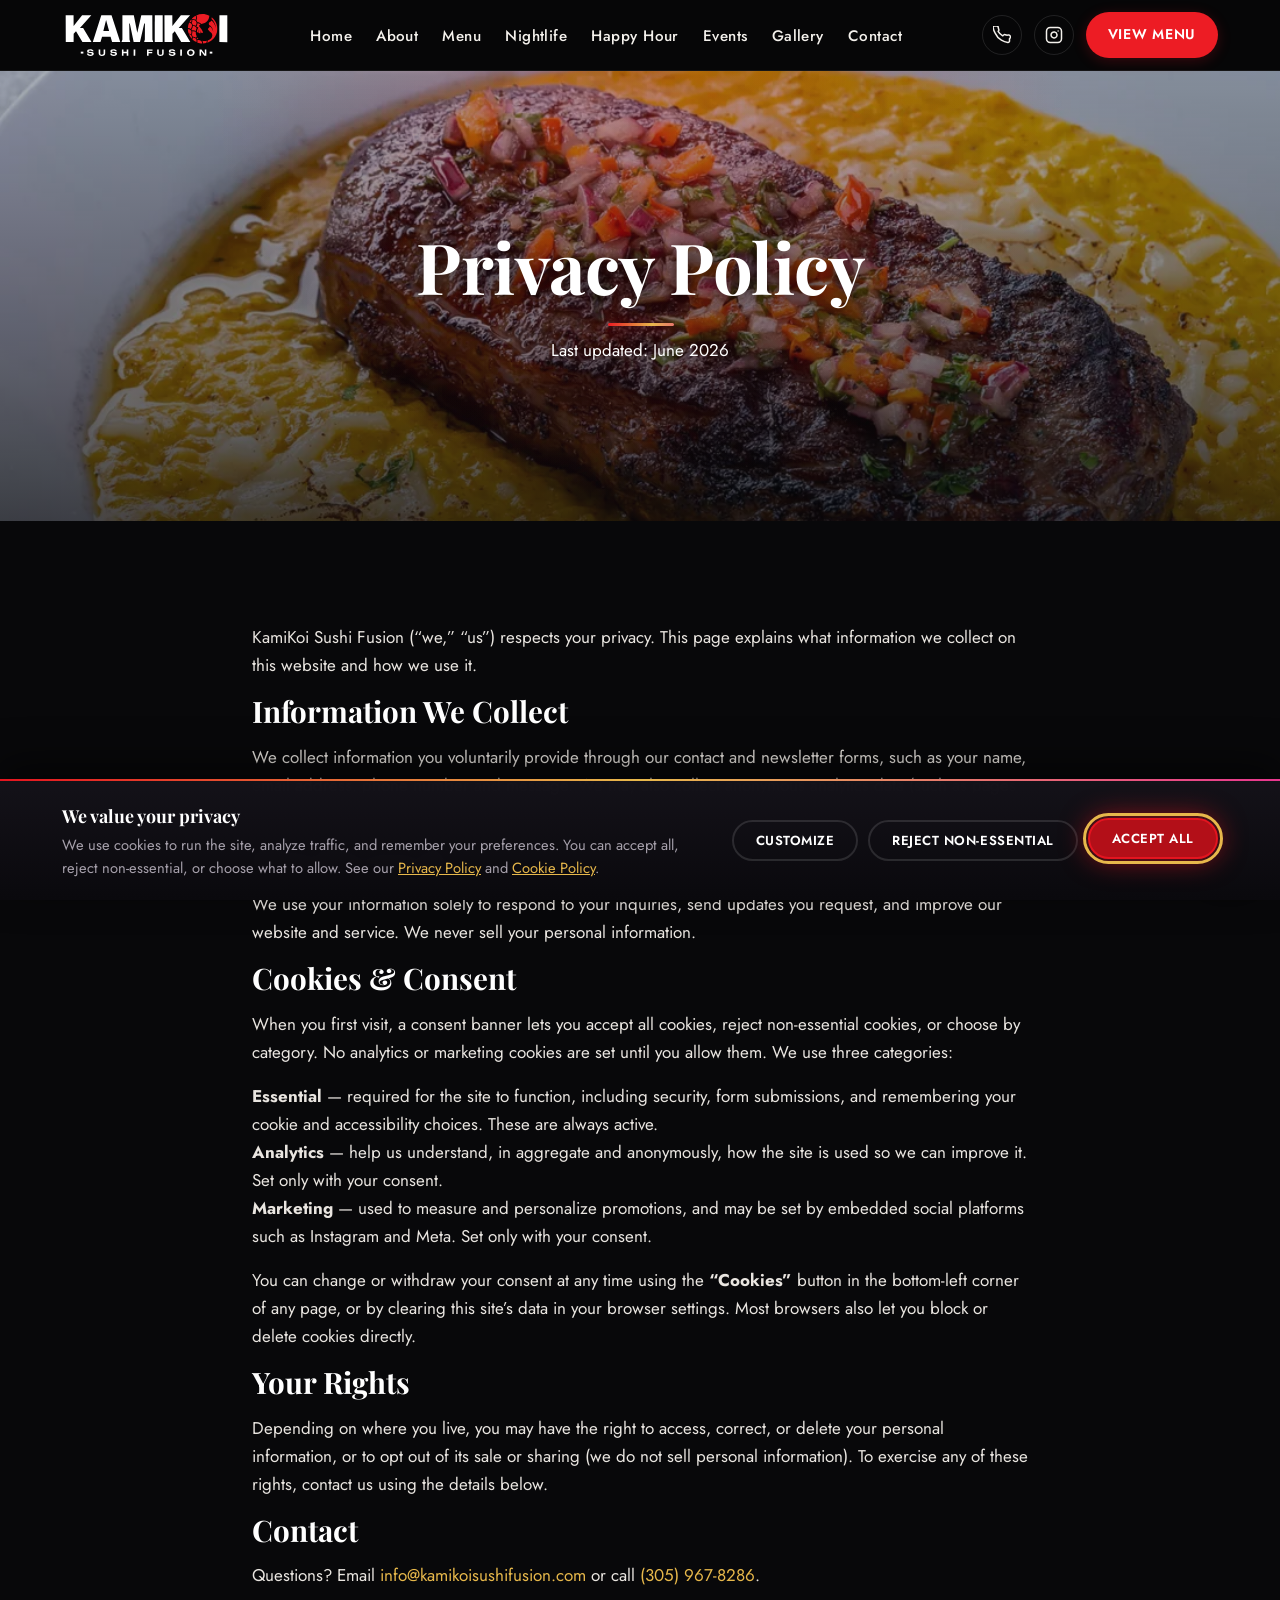
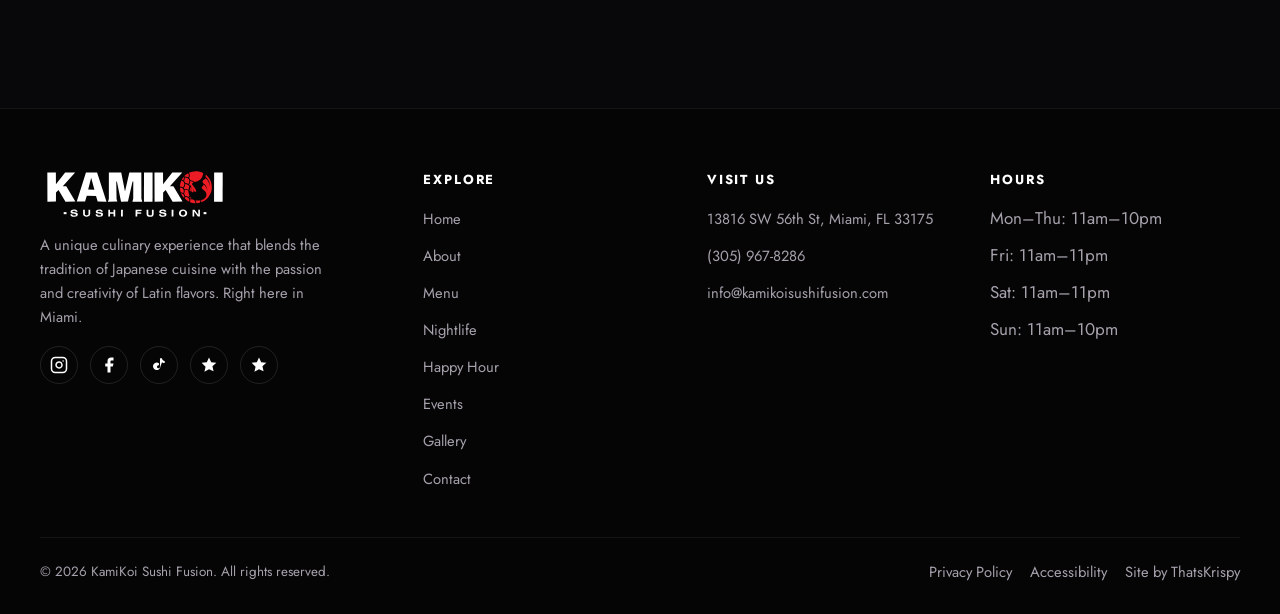
<file: privacy.html>
<!DOCTYPE html>
<html lang="en">
<head>
  <meta charset="UTF-8"><meta name="viewport" content="width=device-width, initial-scale=1.0">
  <title>Privacy Policy | KamiKoi Sushi Fusion</title>
  <meta name="description" content="Privacy policy for KamiKoi Sushi Fusion website visitors.">
  <meta name="robots" content="index, follow">
  <link rel="canonical" href="https://www.kamikoisushifusion.com/privacy">
  <meta property="og:title" content="Privacy Policy | KamiKoi Sushi Fusion">
  <meta property="og:description" content="Privacy policy for KamiKoi Sushi Fusion website visitors.">
  <meta property="og:image" content="https://www.kamikoisushifusion.com/assets/images/kamikoi-sushi-fusion-hero-miami.webp">
  <meta property="og:url" content="https://www.kamikoisushifusion.com/privacy"><meta property="og:type" content="website">
  <meta name="theme-color" content="#0E0E10">
  <link rel="icon" href="assets/logos/logo-icon.svg?v=20260701b" type="image/svg+xml">
  <link rel="icon" href="assets/logos/favicon.png?v=20260701" type="image/png">
  <link rel="apple-touch-icon" href="assets/logos/logo-icon.png?v=20260701">
  <link rel="preconnect" href="https://fonts.googleapis.com">
  <link rel="preconnect" href="https://fonts.gstatic.com" crossorigin>
  <link href="https://fonts.googleapis.com/css2?family=Playfair+Display:wght@500;600;700&family=Jost:wght@400;500;600&display=swap" rel="stylesheet">
  <link rel="stylesheet" href="css/style.css?v=20260701-v4">
  
</head>
<body>
<a href="#main-content" class="skip-link">Skip to main content</a>
<header role="banner">
  <nav class="navbar" aria-label="Main navigation">
    <div class="navbar__inner">
      <a href="index.html" class="navbar__logo" aria-label="KamiKoi Sushi Fusion - Home">
        <img src="assets/logos/logo-white.svg?v=20260701b" alt="KamiKoi Sushi Fusion" width="190" height="52">
      </a>
      <ul class="navbar__links" role="list"><li><a href="index.html">Home</a></li><li><a href="about.html">About</a></li><li><a href="menu.html">Menu</a></li><li><a href="nightlife.html">Nightlife</a></li><li><a href="happy-hour.html">Happy Hour</a></li><li><a href="events.html">Events</a></li><li><a href="gallery.html">Gallery</a></li><li><a href="contact.html">Contact</a></li></ul>
      <div class="navbar__right">
        <a href="tel:3059678286" class="navbar__icon-btn" aria-label="Call (305) 967-8286"><svg viewBox="0 0 24 24" fill="none" stroke="currentColor" stroke-width="2" stroke-linecap="round" stroke-linejoin="round" aria-hidden="true"><path d="M22 16.92v3a2 2 0 01-2.18 2 19.79 19.79 0 01-8.63-3.07A19.5 19.5 0 013.07 9.81 19.79 19.79 0 010 1.18 2 2 0 012 0h3a2 2 0 012 1.72c.13.96.36 1.9.7 2.81a2 2 0 01-.45 2.11L6.91 7.09a16 16 0 006 6l1.27-1.05a2 2 0 012.11-.45c.91.34 1.85.57 2.81.7A2 2 0 0122 16.92z"/></svg></a>
        <a href="https://www.instagram.com/kamikoisushifusion/" target="_blank" rel="noopener noreferrer" class="navbar__icon-btn" aria-label="Instagram"><svg viewBox="0 0 24 24" fill="none" stroke="currentColor" stroke-width="2" stroke-linecap="round" stroke-linejoin="round" aria-hidden="true"><rect x="2" y="2" width="20" height="20" rx="5"/><path d="M16 11.37A4 4 0 1112.63 8 4 4 0 0116 11.37z"/><line x1="17.5" y1="6.5" x2="17.51" y2="6.5"/></svg></a>
        <a href="menu.html" class="navbar__order">View Menu</a>
        <button class="navbar__hamburger" id="hamburger" aria-expanded="false" aria-controls="mobile-nav" aria-label="Open menu">
          <svg viewBox="0 0 24 24" fill="none" stroke="currentColor" stroke-width="2" stroke-linecap="round" aria-hidden="true"><line x1="3" y1="6" x2="21" y2="6"/><line x1="3" y1="12" x2="21" y2="12"/><line x1="3" y1="18" x2="21" y2="18"/></svg>
        </button>
      </div>
    </div>
    <div class="navbar__mobile" id="mobile-nav" role="navigation" aria-label="Mobile navigation">
      <a href="index.html">Home</a><a href="about.html">About</a><a href="menu.html">Menu</a><a href="nightlife.html">Nightlife</a><a href="happy-hour.html">Happy Hour</a><a href="events.html">Events</a><a href="gallery.html">Gallery</a><a href="contact.html">Contact</a>
      <a href="tel:3059678286" class="navbar__order">Call (305) 967-8286</a>
    </div>
  </nav>
</header>
<main id="main-content">
  <header class="page-head"><h1>Privacy Policy</h1><p>Last updated: June 2026</p></header>
  <div class="section"><div class="container" style="max-width:820px">
    <p>KamiKoi Sushi Fusion (&ldquo;we,&rdquo; &ldquo;us&rdquo;) respects your privacy. This page explains what information we collect on this website and how we use it.</p>
    <h3>Information We Collect</h3>
    <p>We collect information you voluntarily provide through our contact and newsletter forms, such as your name, email address, phone number and message. We may also collect anonymous analytics data (such as pages visited) to improve the site, only where you have consented.</p>
    <h3>How We Use It</h3>
    <p>We use your information solely to respond to your inquiries, send updates you request, and improve our website and service. We never sell your personal information.</p>
    <h3 id="cookies">Cookies &amp; Consent</h3>
    <p>When you first visit, a consent banner lets you accept all cookies, reject non-essential cookies, or choose by category. No analytics or marketing cookies are set until you allow them. We use three categories:</p>
    <p><strong>Essential</strong> &mdash; required for the site to function, including security, form submissions, and remembering your cookie and accessibility choices. These are always active.<br>
    <strong>Analytics</strong> &mdash; help us understand, in aggregate and anonymously, how the site is used so we can improve it. Set only with your consent.<br>
    <strong>Marketing</strong> &mdash; used to measure and personalize promotions, and may be set by embedded social platforms such as Instagram and Meta. Set only with your consent.</p>
    <p>You can change or withdraw your consent at any time using the <strong>&ldquo;Cookies&rdquo;</strong> button in the bottom-left corner of any page, or by clearing this site&rsquo;s data in your browser settings. Most browsers also let you block or delete cookies directly.</p>
    <h3>Your Rights</h3>
    <p>Depending on where you live, you may have the right to access, correct, or delete your personal information, or to opt out of its sale or sharing (we do not sell personal information). To exercise any of these rights, contact us using the details below.</p>
    <h3>Contact</h3>
    <p>Questions? Email <a href="mailto:info@kamikoisushifusion.com">info@kamikoisushifusion.com</a> or call <a href="tel:3059678286">(305) 967-8286</a>.</p>
  </div></div></main>
<footer class="footer" role="contentinfo">
  <div class="footer__grid">
    <div class="footer__brand">
      <img src="assets/logos/logo-white.svg?v=20260701b" alt="KamiKoi Sushi Fusion" width="190" height="52">
      <p>A unique culinary experience that blends the tradition of Japanese cuisine with the passion and creativity of Latin flavors. Right here in Miami.</p>
      <div class="footer__social">
        <a href="https://www.instagram.com/kamikoisushifusion/" target="_blank" rel="noopener noreferrer" aria-label="Instagram"><svg viewBox="0 0 24 24" fill="none" stroke="currentColor" stroke-width="2" stroke-linecap="round" stroke-linejoin="round" aria-hidden="true"><rect x="2" y="2" width="20" height="20" rx="5"/><path d="M16 11.37A4 4 0 1112.63 8 4 4 0 0116 11.37z"/><line x1="17.5" y1="6.5" x2="17.51" y2="6.5"/></svg></a>
        <a href="https://www.facebook.com/profile.php?id=61574384591433" target="_blank" rel="noopener noreferrer" aria-label="Facebook"><svg viewBox="0 0 24 24" fill="currentColor" aria-hidden="true"><path d="M18 2h-3a5 5 0 00-5 5v3H7v4h3v8h4v-8h3l1-4h-4V7a1 1 0 011-1h3z"/></svg></a>
        <a href="https://www.tiktok.com/@kamikoisushifusion.0" target="_blank" rel="noopener noreferrer" aria-label="TikTok"><svg viewBox="0 0 24 24" fill="currentColor" aria-hidden="true"><path d="M16 8.2a6 6 0 003.6 1.2V6.7a3.3 3.3 0 01-2.4-1A3.3 3.3 0 0116 3h-2.7v11.3a2 2 0 11-2-2c.2 0 .4 0 .6.1V9.6a5 5 0 102.1 4.1z"/></svg></a>
        <a href="https://www.yelp.com/biz/kami-koi-sushi-fusion-kendale-lakes" target="_blank" rel="noopener noreferrer" aria-label="Yelp"><svg viewBox="0 0 24 24" fill="currentColor" aria-hidden="true"><path d="M12 2l2.9 6.3 6.9.7-5.2 4.6 1.5 6.8L12 17.8 5.9 21l1.5-6.8L2.2 9l6.9-.7z"/></svg></a>
      </div>
    </div>
    <div>
      <h5>Explore</h5>
      <ul><li><a href="index.html">Home</a></li><li><a href="about.html">About</a></li><li><a href="menu.html">Menu</a></li><li><a href="nightlife.html">Nightlife</a></li><li><a href="happy-hour.html">Happy Hour</a></li><li><a href="events.html">Events</a></li><li><a href="gallery.html">Gallery</a></li><li><a href="contact.html">Contact</a></li></ul>
    </div>
    <div>
      <h5>Visit Us</h5>
      <ul>
        <li><a href="https://maps.google.com/?q=13816+SW+56th+St,+Miami,+FL+33175" target="_blank" rel="noopener noreferrer">13816 SW 56th St, Miami, FL 33175</a></li>
        <li><a href="tel:3059678286">(305) 967-8286</a></li>
        <li><a href="mailto:info@kamikoisushifusion.com">info@kamikoisushifusion.com</a></li>
      </ul>
    </div>
    <div>
      <h5>Hours</h5>
      <ul>
        <li>Mon&ndash;Thu: 11am&ndash;10pm</li>
        <li>Fri: 11am&ndash;11pm</li>
        <li>Sat: 11am&ndash;11pm</li>
        <li>Sun: 11am&ndash;10pm</li>
      </ul>
    </div>
  </div>
  <div class="footer__bottom">
    <span>&copy; 2026 KamiKoi Sushi Fusion. All rights reserved.</span>
    <nav aria-label="Legal">
      <a href="privacy.html">Privacy Policy</a>
      <a href="accessibility.html">Accessibility</a>
      <a href="https://www.thatskrispy.com" target="_blank" rel="noopener noreferrer">Site by ThatsKrispy</a>
    </nav>
  </div>
</footer>
<script src="js/a11y-consent.js?v=20260701-v5" defer></script>
<script src="js/main.js?v=20260701-v4" defer></script>
<script src="js/fx.js?v=20260702-v1" defer></script>
</body>
</html>
</file>
<file: css/style.css>
/* ============================================================
   KAMIKOI SUSHI FUSION  |  Miami  |  Site by ThatsKrispy
   Dark nightlife theme — vibrant, neon, high-energy. v2
   ============================================================ */

:root{
  --ink:#08080A;
  --ink-2:#0E0D11;
  --ink-3:#151219;
  --ink-4:#1E1A24;
  --crimson:#ed1c24;
  --crimson-d:#c2121b;
  --gold:#E7B84B;
  --gold-d:#C99A32;
  --magenta:#E8368F;
  --cream:#F4F1EC;
  --text:#E9E5E0;
  --muted:#A7A1AC;
  --line:rgba(255,255,255,.11);
  --line-2:rgba(255,255,255,.06);
  --glow-red:0 0 13px rgba(237,28,36,.26);
  --glow-gold:0 0 22px rgba(231,184,75,.45);
  --glow-mag:0 0 24px rgba(232,54,143,.5);
  --shadow:0 22px 60px rgba(0,0,0,.55);
  --shadow-sm:0 10px 30px rgba(0,0,0,.45);
  --radius:14px;
  --radius-lg:22px;
  --maxw:1200px;
  --ff-serif:"Playfair Display",Georgia,serif;
  --ff-sans:"Jost","Segoe UI",system-ui,-apple-system,sans-serif;
}

*,*::before,*::after{box-sizing:border-box}
html{scroll-behavior:smooth;-webkit-text-size-adjust:100%}
body{
  margin:0;font-family:var(--ff-sans);color:var(--text);background:var(--ink);
  line-height:1.65;font-size:17px;overflow-x:hidden;
}
img{max-width:100%;height:auto;display:block}
a{color:var(--gold);text-decoration:none}
h1,h2,h3,h4{font-family:var(--ff-serif);font-weight:700;line-height:1.1;color:#fff;margin:0 0 .5em}
h1{font-size:clamp(2.4rem,6.4vw,4.4rem);letter-spacing:-.5px}
h2{font-size:clamp(2rem,4.6vw,3.1rem)}
h3{font-size:clamp(1.3rem,2.6vw,1.85rem)}
p{margin:0 0 1rem}
.container{width:100%;max-width:var(--maxw);margin:0 auto;padding:0 22px}
.section{padding:clamp(58px,8vw,110px) 0;position:relative}
.section--tight{padding:clamp(40px,6vw,72px) 0}
.text-center{text-align:center}
.mt-24{margin-top:24px}
.bg-ink{background:var(--ink)}
.bg-cream{background:var(--ink-2)}      /* alt dark panel */
.bg-panel{background:linear-gradient(180deg,var(--ink-2),var(--ink))}

/* neon divider glow along top of some sections */
.section--edge::before{content:"";position:absolute;top:0;left:50%;transform:translateX(-50%);width:min(90%,var(--maxw));height:1px;background:linear-gradient(90deg,transparent,var(--crimson),var(--gold),var(--magenta),transparent);opacity:.6}

.skip-link{position:absolute;left:-999px;top:0;z-index:2000;background:var(--crimson);color:#fff;padding:12px 18px;border-radius:0 0 8px 0;font-weight:600}
.skip-link:focus{left:0}
:focus-visible{outline:3px solid var(--gold);outline-offset:2px}

.eyebrow{display:inline-block;font-family:var(--ff-sans);font-weight:600;letter-spacing:.24em;text-transform:uppercase;font-size:.74rem;color:var(--crimson);margin-bottom:14px;text-shadow:var(--glow-red)}
.eyebrow--gold{color:var(--gold);text-shadow:var(--glow-gold)}
.eyebrow--mag{color:var(--magenta);text-shadow:var(--glow-mag)}
.lead{font-size:1.14rem;color:var(--muted)}
.script{color:var(--gold)}

/* ---------- BUTTONS ---------- */
.btn{display:inline-flex;align-items:center;gap:.5em;font-family:var(--ff-sans);font-weight:600;font-size:.95rem;letter-spacing:.05em;text-transform:uppercase;padding:15px 30px;border-radius:50px;border:2px solid transparent;cursor:pointer;transition:.22s ease;line-height:1}
.btn-primary{background:var(--crimson);color:#fff;border-color:var(--crimson);box-shadow:var(--glow-red)}
.btn-primary:hover{background:var(--crimson-d);border-color:var(--crimson-d);transform:translateY(-2px);box-shadow:0 6px 22px rgba(237,28,36,.42)}
.btn-gold{background:var(--gold);color:#12100c;border-color:var(--gold);box-shadow:var(--glow-gold)}
.btn-gold:hover{background:var(--gold-d);border-color:var(--gold-d);transform:translateY(-2px)}
.btn-outline-white{background:transparent;color:#fff;border-color:rgba(255,255,255,.55)}
.btn-outline-white:hover{background:#fff;color:var(--ink);border-color:#fff}
.btn-outline{background:transparent;color:var(--gold);border-color:var(--gold)}
.btn-outline:hover{background:var(--gold);color:#12100c}
.btn-lg{padding:18px 40px;font-size:1.02rem}

/* ---------- NAVBAR ---------- */
header[role=banner]{position:sticky;top:0;z-index:1000}
.navbar{background:rgba(6,6,8,.85);backdrop-filter:blur(12px);transition:.25s;border-bottom:1px solid var(--line-2)}
.navbar.scrolled{background:rgba(6,6,8,.97);box-shadow:0 10px 34px rgba(0,0,0,.6);border-bottom-color:rgba(228,20,31,.35)}
.navbar__inner{max-width:var(--maxw);margin:0 auto;padding:12px 22px;display:flex;align-items:center;justify-content:space-between;gap:18px}
.navbar__logo img{height:46px;width:auto}
.navbar__links{display:flex;gap:24px;list-style:none;margin:0;padding:0}
.navbar__links a{color:var(--cream);font-weight:500;font-size:.95rem;letter-spacing:.03em;padding:6px 0;position:relative;transition:.2s}
.navbar__links a::after{content:"";position:absolute;left:0;bottom:-2px;width:0;height:2px;background:var(--crimson);box-shadow:var(--glow-red);transition:.25s}
.navbar__links a:hover,.navbar__links a.active{color:#fff}
.navbar__links a:hover::after,.navbar__links a.active::after{width:100%}
.navbar__right{display:flex;align-items:center;gap:12px}
.navbar__icon-btn{display:inline-flex;align-items:center;justify-content:center;width:40px;height:40px;border-radius:50%;color:var(--cream);border:1px solid var(--line);transition:.2s}
.navbar__icon-btn:hover{background:var(--crimson);border-color:var(--crimson);color:#fff;box-shadow:var(--glow-red)}
.navbar__icon-btn svg{width:18px;height:18px}
.navbar__order{background:var(--crimson);color:#fff;padding:11px 22px;border-radius:50px;font-weight:600;font-size:.88rem;text-transform:uppercase;letter-spacing:.05em;transition:.2s;box-shadow:var(--glow-red)}
.navbar__order:hover{background:var(--crimson-d);transform:translateY(-1px)}
.navbar__hamburger{display:none;background:none;border:none;color:var(--cream);cursor:pointer;padding:8px}
.navbar__hamburger svg{width:26px;height:26px}
.navbar__mobile{display:none;flex-direction:column;background:var(--ink-2);border-top:1px solid var(--line)}
.navbar__mobile a{color:var(--cream);padding:15px 24px;border-bottom:1px solid var(--line-2);font-weight:500}
.navbar__mobile a:hover{background:var(--ink-3);color:var(--gold)}
.navbar__mobile .navbar__order{margin:16px 24px;text-align:center}
.navbar__mobile.open{display:flex}

/* ---------- HERO ---------- */
.hero{position:relative;min-height:clamp(560px,88vh,820px);display:flex;align-items:center;overflow:hidden}
.hero__img{position:absolute;inset:0;width:100%;height:100%;object-fit:cover;transform:scale(1.05);transition:transform 8s ease}
.hero.loaded .hero__img{transform:scale(1.14)}
.hero__overlay{position:absolute;inset:0;background:linear-gradient(90deg,rgba(6,6,8,.9) 0%,rgba(6,6,8,.66) 42%,rgba(120,10,60,.30) 100%)}
.hero__overlay::after{content:"";position:absolute;inset:0;background:radial-gradient(circle at 78% 30%,rgba(232,54,143,.28),transparent 55%)}
.hero__content{position:relative;z-index:2;max-width:var(--maxw);margin:0 auto;padding:0 22px;width:100%;color:#fff}
.hero__inner{max-width:700px}
.hero h1{color:#fff;text-shadow:0 2px 40px rgba(0,0,0,.6)}
.hero h1 .flare{color:var(--gold);text-shadow:var(--glow-gold)}
.hero p{font-size:1.2rem;color:rgba(255,255,255,.93);max-width:560px;margin-bottom:30px}
.hero__btns{display:flex;gap:14px;flex-wrap:wrap}
.hero__tag{display:inline-flex;align-items:center;gap:9px;background:rgba(228,20,31,.14);border:1px solid rgba(232,54,143,.55);color:#fff;padding:9px 18px;border-radius:50px;font-size:.78rem;letter-spacing:.2em;text-transform:uppercase;font-weight:600;margin-bottom:24px;box-shadow:var(--glow-mag)}

/* ---------- STATS / TICKER STRIP ---------- */
.stats-bar{background:linear-gradient(90deg,var(--crimson-d),var(--crimson));border-top:1px solid rgba(255,255,255,.15);border-bottom:1px solid rgba(0,0,0,.3)}
.stats-bar__inner{max-width:var(--maxw);margin:0 auto;padding:30px 22px;display:grid;grid-template-columns:repeat(4,1fr);gap:20px;text-align:center}
.stat__num{font-family:var(--ff-serif);font-size:clamp(1.5rem,3vw,2.2rem);color:#fff;font-weight:700;line-height:1}
.stat__label{color:rgba(255,255,255,.85);font-size:.8rem;letter-spacing:.08em;text-transform:uppercase;margin-top:8px}

/* ---------- SPLIT ---------- */
.split{display:grid;grid-template-columns:1fr 1fr;gap:clamp(30px,5vw,64px);align-items:center}
.split__img img{width:100%;border-radius:var(--radius-lg);box-shadow:var(--shadow);object-fit:cover;aspect-ratio:5/4;border:1px solid var(--line)}
.split--rev .split__img{order:2}
.split h2 .accent{color:var(--crimson);text-shadow:var(--glow-red)}

/* ---------- CATEGORY CARDS ---------- */
.cat-grid{display:grid;grid-template-columns:repeat(4,1fr);gap:16px}
.cat-card{position:relative;border-radius:var(--radius);overflow:hidden;aspect-ratio:5/6;box-shadow:var(--shadow-sm);isolation:isolate;border:1px solid var(--line-2)}
.cat-card img{position:absolute;inset:0;width:100%;height:100%;object-fit:cover;transition:transform .5s ease}
.cat-card:hover img{transform:scale(1.08)}
.cat-card__veil{position:absolute;inset:0;background:linear-gradient(to top,rgba(6,6,8,.94) 6%,rgba(6,6,8,.2) 62%,transparent)}
.cat-card:hover .cat-card__veil{background:linear-gradient(to top,rgba(120,8,40,.92) 6%,rgba(6,6,8,.25) 62%,transparent)}
.cat-card__body{position:absolute;left:0;right:0;bottom:0;padding:22px 20px;z-index:2;color:#fff}
.cat-card__label{display:block;font-size:.72rem;letter-spacing:.18em;text-transform:uppercase;color:var(--gold);margin-bottom:5px}
.cat-card__title{font-family:var(--ff-serif);font-size:1.5rem;font-weight:700;line-height:1.1}
.cat-card__link{position:absolute;inset:0;z-index:3}

/* ---------- BANDS ---------- */
.band{position:relative;overflow:hidden;color:#fff}
.band__bg{position:absolute;inset:0;background-size:cover;background-position:center;transform:scale(1.04)}
.band__overlay{position:absolute;inset:0;background:linear-gradient(90deg,rgba(6,6,8,.92),rgba(6,6,8,.55))}
.band__overlay--mag{background:linear-gradient(90deg,rgba(6,6,8,.9),rgba(150,12,70,.5))}
.band__content{position:relative;z-index:2;max-width:var(--maxw);margin:0 auto;padding:clamp(64px,9vw,120px) 22px}
.band__inner{max-width:580px}
.band h2{color:#fff}
.band p{color:rgba(255,255,255,.92);max-width:530px}

/* ---------- WEEKLY SPECIALS ---------- */
.specials-grid{display:grid;grid-template-columns:repeat(5,1fr);gap:16px;margin-top:16px}
.special{position:relative;background:linear-gradient(160deg,var(--ink-3),var(--ink-2));border:1px solid var(--line);border-radius:var(--radius);padding:26px 20px;text-align:center;overflow:hidden;transition:.25s}
.special::before{content:"";position:absolute;inset:0 0 auto 0;height:3px;background:var(--crimson);box-shadow:var(--glow-red)}
.special:nth-child(2)::before{background:var(--gold);box-shadow:var(--glow-gold)}
.special:nth-child(3)::before{background:var(--magenta);box-shadow:var(--glow-mag)}
.special:nth-child(4)::before{background:var(--crimson);box-shadow:var(--glow-red)}
.special:nth-child(5)::before{background:var(--gold);box-shadow:var(--glow-gold)}
.special:hover{transform:translateY(-6px);border-color:rgba(255,255,255,.25);box-shadow:var(--shadow-sm)}
.special__day{font-family:var(--ff-sans);font-weight:600;letter-spacing:.16em;text-transform:uppercase;font-size:.76rem;color:var(--muted);margin-bottom:12px}
.special__deal{font-family:var(--ff-serif);font-size:1.28rem;font-weight:700;color:#fff;line-height:1.15;margin-bottom:8px}
.special__note{font-size:.86rem;color:var(--muted);margin:0}
.special__tag{display:inline-block;margin-top:12px;font-size:.68rem;letter-spacing:.12em;text-transform:uppercase;color:var(--gold);border:1px solid rgba(231,184,75,.4);border-radius:50px;padding:4px 12px}

/* ---------- FEATURE / WHY ---------- */
.feature-grid{display:grid;grid-template-columns:repeat(4,1fr);gap:20px;margin-top:18px}
.feature{background:var(--ink-3);border:1px solid var(--line-2);border-radius:var(--radius);padding:30px 24px;text-align:center;transition:.25s}
.feature:hover{transform:translateY(-5px);box-shadow:var(--shadow);border-color:rgba(228,20,31,.4)}
.feature__icon{width:58px;height:58px;margin:0 auto 16px;border-radius:50%;display:grid;place-items:center;background:rgba(228,20,31,.14);color:var(--crimson)}
.feature__icon svg{width:28px;height:28px}
.feature h4{font-size:1.12rem;margin-bottom:8px;color:#fff}
.feature p{color:var(--muted);font-size:.95rem;margin:0}

/* ---------- GALLERY ---------- */
.gallery-grid{display:grid;grid-template-columns:repeat(4,1fr);gap:12px}
.gallery-grid--page{grid-template-columns:repeat(4,1fr);gap:12px}
.gallery-grid img{width:100%;aspect-ratio:1;object-fit:cover;border-radius:10px;transition:.3s;box-shadow:var(--shadow-sm);border:1px solid var(--line-2)}
.gallery-grid img:hover{transform:scale(1.04);box-shadow:var(--glow-mag);border-color:var(--magenta)}

/* ---------- LIGHTBOX ---------- */
.gallery-grid img{cursor:zoom-in}
.kk-lb{position:fixed;inset:0;z-index:5000;display:flex;align-items:center;justify-content:center;padding:26px;background:rgba(5,5,7,.93);backdrop-filter:blur(6px);opacity:0;transition:opacity .25s ease}
.kk-lb.open{opacity:1}
.kk-lb__img{max-width:min(92vw,900px);max-height:80vh;border-radius:12px;box-shadow:0 30px 90px rgba(0,0,0,.8),0 0 40px rgba(232,54,143,.16);border:1px solid var(--line)}
.kk-lb__count{position:absolute;left:50%;bottom:20px;transform:translateX(-50%);color:rgba(255,255,255,.72);font-size:.86rem;letter-spacing:.14em}
.kk-lb__btn{position:absolute;display:grid;place-items:center;width:48px;height:48px;border-radius:50%;background:rgba(255,255,255,.08);border:1px solid var(--line);color:#fff;cursor:pointer;transition:.2s;padding:0}
.kk-lb__btn:hover{background:var(--crimson);border-color:var(--crimson);box-shadow:var(--glow-red)}
.kk-lb__btn svg{width:22px;height:22px}
.kk-lb__close{top:18px;right:18px}
.kk-lb__prev{left:14px;top:50%;transform:translateY(-50%)}
.kk-lb__next{right:14px;top:50%;transform:translateY(-50%)}
@media(max-width:600px){.kk-lb{padding:12px}.kk-lb__prev{left:8px}.kk-lb__next{right:8px}.kk-lb__btn{width:42px;height:42px}}

/* ---------- REVIEWS ---------- */
.reviews{display:grid;grid-template-columns:repeat(3,1fr);gap:22px;margin-top:18px}
.review{background:var(--ink-3);border:1px solid var(--line-2);border-radius:var(--radius);padding:30px 26px;box-shadow:var(--shadow-sm)}
.review__stars{color:var(--gold);letter-spacing:3px;margin-bottom:12px;font-size:1.05rem;text-shadow:var(--glow-gold)}
.review__text{font-style:italic;color:var(--text);margin-bottom:16px}
.review__name{font-weight:600;color:#fff;font-size:.95rem}
.review__src{color:var(--muted);font-size:.82rem}

/* ---------- ORDER ---------- */
.order-row{display:flex;flex-wrap:wrap;gap:16px;justify-content:center;margin-top:26px}
.order-chip{display:inline-flex;align-items:center;gap:10px;background:var(--ink-3);border:1px solid var(--line);border-radius:50px;padding:13px 28px;font-weight:600;color:#fff;box-shadow:var(--shadow-sm);transition:.2s;font-size:.96rem}
.order-chip:hover{transform:translateY(-3px);border-color:var(--crimson);color:#fff;box-shadow:var(--glow-red)}

/* ---------- MENU PAGE ---------- */
.menu-hero{background:var(--ink-2);color:#fff;text-align:center;padding:clamp(58px,9vw,100px) 22px clamp(40px,6vw,64px);position:relative}
.menu-hero h1{color:#fff}
.menu-hero p{color:rgba(255,255,255,.82);max-width:640px;margin:0 auto}
.menu-nav{position:sticky;top:71px;z-index:60;background:rgba(14,13,17,.96);backdrop-filter:blur(8px);border-bottom:1px solid var(--line);padding:12px 0}
.menu-nav__track{display:flex;gap:8px;overflow-x:auto;max-width:var(--maxw);margin:0 auto;padding:0 22px;scrollbar-width:none}
.menu-nav__track::-webkit-scrollbar{display:none}
.menu-nav a{flex:0 0 auto;font-size:.82rem;font-weight:600;letter-spacing:.05em;text-transform:uppercase;color:var(--muted);padding:8px 15px;border-radius:50px;border:1px solid var(--line);transition:.2s;white-space:nowrap}
.menu-nav a:hover,.menu-nav a.active{background:var(--crimson);color:#fff;border-color:var(--crimson);box-shadow:var(--glow-red)}
.menu-cat{scroll-margin-top:130px;padding:clamp(38px,5vw,60px) 0 0}
.menu-cat__head{text-align:center;margin-bottom:30px}
.menu-cat__head h2{margin-bottom:6px}
.menu-cat__note{color:var(--muted);font-size:.9rem;font-style:italic;max-width:600px;margin:0 auto}
.menu-list{display:grid;grid-template-columns:1fr 1fr;gap:8px 48px;max-width:1000px;margin:0 auto}
.menu-item{padding:16px 0;border-bottom:1px dashed var(--line)}
.menu-item__top{display:flex;justify-content:space-between;align-items:baseline;gap:14px}
.menu-item__name{font-family:var(--ff-serif);font-weight:700;font-size:1.08rem;color:#fff;letter-spacing:.01em}
.menu-item__price{font-weight:600;color:var(--gold);white-space:nowrap;font-size:1.02rem}
.menu-item__desc{color:var(--muted);font-size:.92rem;margin:5px 0 0}
.menu-pricegrid{display:grid;grid-template-columns:repeat(auto-fit,minmax(150px,1fr));gap:14px;max-width:760px;margin:0 auto}
.price-pill{background:var(--ink-3);border:1px solid var(--line);border-radius:12px;padding:16px;text-align:center}
.price-pill__name{font-family:var(--ff-serif);font-weight:700;color:#fff}
.price-pill__price{color:var(--gold);font-weight:600;margin-top:4px}
.menu-warning{background:var(--ink-3);color:var(--muted);font-size:.84rem;text-align:center;padding:18px 22px;border-radius:12px;max-width:900px;margin:40px auto 0;border:1px solid var(--line)}

/* ---------- HAPPY HOUR / EVENTS ---------- */
.price-banner{display:inline-block;background:var(--gold);color:#12100c;font-weight:700;padding:9px 24px;border-radius:50px;font-size:1rem;letter-spacing:.04em;margin-top:10px;box-shadow:var(--glow-gold)}
.hh-schedule{background:rgba(228,20,31,.1);border:1px solid rgba(228,20,31,.32);border-radius:var(--radius);padding:24px;text-align:center;max-width:780px;margin:0 auto 10px}
.hh-schedule strong{color:var(--gold)}
.drink-grid{display:grid;grid-template-columns:repeat(auto-fit,minmax(220px,1fr));gap:16px;max-width:1000px;margin:0 auto}
.drink{background:var(--ink-3);border:1px solid var(--line-2);border-radius:12px;padding:20px;transition:.2s}
.drink:hover{border-color:rgba(232,54,143,.4);transform:translateY(-3px)}
.drink__name{font-family:var(--ff-serif);font-weight:700;color:#fff;font-size:1.05rem}
.drink__desc{color:var(--muted);font-size:.88rem;margin-top:5px}

/* event feature (ladies night / live music) */
.event-feature{display:grid;grid-template-columns:1fr 1fr;gap:clamp(26px,4vw,54px);align-items:center;margin-top:20px}
.event-feature--rev .event-feature__img{order:2}
.event-feature__img img{width:100%;border-radius:var(--radius-lg);box-shadow:var(--shadow);object-fit:cover;aspect-ratio:4/3;border:1px solid var(--line)}
.event-feature__badge{display:inline-block;font-size:.72rem;letter-spacing:.18em;text-transform:uppercase;font-weight:600;color:#fff;background:var(--magenta);padding:6px 14px;border-radius:50px;box-shadow:var(--glow-mag);margin-bottom:14px}
.event-feature__badge--gold{background:var(--gold);color:#12100c;box-shadow:var(--glow-gold)}

/* ---------- CONTACT ---------- */
.contact-grid{display:grid;grid-template-columns:1fr 1fr;gap:40px;align-items:start}
.info-list{list-style:none;margin:0;padding:0}
.info-list li{display:flex;gap:14px;padding:14px 0;border-bottom:1px solid var(--line-2)}
.info-list svg{width:22px;height:22px;color:var(--crimson);flex-shrink:0;margin-top:3px}
.info-list a{color:var(--text)}
.info-list a:hover{color:var(--gold)}
.form-field{margin-bottom:16px}
.form-field label{display:block;font-weight:600;font-size:.86rem;margin-bottom:6px;color:#fff}
.form-field input,.form-field textarea{width:100%;padding:13px 15px;border:1px solid var(--line);border-radius:10px;font-family:inherit;font-size:1rem;background:var(--ink-3);color:#fff}
.form-field input::placeholder,.form-field textarea::placeholder{color:var(--muted)}
.form-field input:focus,.form-field textarea:focus{outline:none;border-color:var(--crimson);box-shadow:0 0 0 3px rgba(228,20,31,.2)}
.form-status{margin-top:12px;padding:12px 16px;border-radius:8px;font-size:.92rem;display:none}
.form-status.success{display:block;background:rgba(30,120,60,.2);color:#8fe6a8;border:1px solid rgba(60,180,100,.4)}
.form-status.error{display:block;background:rgba(180,20,30,.18);color:#ff9ba0;border:1px solid rgba(228,20,31,.4)}
.map-embed{width:100%;border:0;border-radius:var(--radius);min-height:300px;filter:grayscale(.3) contrast(1.1)}

/* ---------- NEWSLETTER ---------- */
.newsletter{position:relative;background:linear-gradient(120deg,var(--ink-2),#1a0a12);color:#fff;text-align:center;padding:clamp(52px,7vw,88px) 22px;overflow:hidden;border-top:1px solid var(--line-2)}
.newsletter::before{content:"";position:absolute;inset:0;background:radial-gradient(circle at 20% 20%,rgba(228,20,31,.2),transparent 45%),radial-gradient(circle at 85% 80%,rgba(232,54,143,.2),transparent 45%)}
.newsletter__inner{position:relative;z-index:2;max-width:580px;margin:0 auto}
.newsletter h2{color:#fff}
.newsletter p{color:rgba(255,255,255,.82)}
.newsletter-form{display:flex;gap:10px;flex-wrap:wrap;justify-content:center;margin-top:22px}
.newsletter-form input{flex:1;min-width:180px;padding:14px 16px;border-radius:50px;border:1px solid var(--line);background:rgba(255,255,255,.07);color:#fff;font-family:inherit}
.newsletter-form input::placeholder{color:rgba(255,255,255,.5)}
.newsletter__icon{position:absolute;right:-30px;bottom:-30px;width:200px;opacity:.12;z-index:1}

/* ---------- FAQ ---------- */
.faq-list{max-width:820px;margin:0 auto}
.faq-item{border-bottom:1px solid var(--line-2)}
.faq-q{width:100%;background:none;border:none;text-align:left;padding:20px 40px 20px 0;font-family:var(--ff-serif);font-size:1.12rem;font-weight:700;color:#fff;cursor:pointer;position:relative}
.faq-q::after{content:"+";position:absolute;right:6px;top:18px;font-size:1.5rem;color:var(--crimson);transition:.2s}
.faq-item.open .faq-q::after{transform:rotate(45deg)}
.faq-a{max-height:0;overflow:hidden;transition:max-height .3s ease}
.faq-item.open .faq-a{max-height:320px}
.faq-a p{padding:0 0 20px;color:var(--muted);margin:0}

/* ---------- PAGE HEADER ---------- */
.page-head{background:var(--ink-2);color:#fff;text-align:center;padding:clamp(56px,8vw,96px) 22px;position:relative;overflow:hidden}
.page-head::before{content:"";position:absolute;inset:0;background:radial-gradient(circle at 50% 0%,rgba(228,20,31,.22),transparent 55%)}
.page-head>*{position:relative;z-index:1}
.page-head h1{color:#fff;margin-bottom:10px}
.page-head p{color:rgba(255,255,255,.82);max-width:640px;margin:0 auto}

/* ---------- FOOTER ---------- */
.footer{background:#050506;color:var(--muted);padding:60px 22px 30px;border-top:1px solid var(--line-2)}
.footer__grid{max-width:var(--maxw);margin:0 auto;display:grid;grid-template-columns:1.4fr 1fr 1fr 1fr;gap:34px}
.footer__brand img{height:50px;margin-bottom:14px}
.footer__brand p{font-size:.92rem;color:var(--muted);max-width:300px}
.footer h5{color:#fff;font-family:var(--ff-sans);font-size:.82rem;letter-spacing:.14em;text-transform:uppercase;margin:0 0 14px}
.footer ul{list-style:none;margin:0;padding:0}
.footer li{margin-bottom:9px}
.footer a{color:var(--muted);font-size:.92rem}
.footer a:hover{color:var(--gold)}
.footer__social{display:flex;gap:12px;margin-top:6px}
.footer__social a{width:38px;height:38px;border:1px solid var(--line);border-radius:50%;display:grid;place-items:center;color:#fff}
.footer__social a:hover{background:var(--crimson);border-color:var(--crimson);box-shadow:var(--glow-red)}
.footer__social svg{width:18px;height:18px}
.footer__bottom{max-width:var(--maxw);margin:36px auto 0;padding-top:22px;border-top:1px solid var(--line-2);display:flex;flex-wrap:wrap;gap:12px;justify-content:space-between;align-items:center;font-size:.84rem;color:var(--muted)}
.footer__bottom nav{display:flex;gap:18px;flex-wrap:wrap}
.footer__bottom a{color:var(--muted)}

/* ---------- REVEAL ---------- */
.fade-up{opacity:0;transform:translateY(26px);transition:opacity .6s ease,transform .6s ease}
.fade-up.visible{opacity:1;transform:none}

/* ============================================================ RESPONSIVE */
@media(max-width:1000px){
  .navbar__links{display:none}
  .navbar__hamburger{display:inline-flex}
  .cat-grid{grid-template-columns:repeat(2,1fr)}
  .feature-grid{grid-template-columns:repeat(2,1fr)}
  .gallery-grid,.gallery-grid--page{grid-template-columns:repeat(3,1fr)}
  .reviews{grid-template-columns:1fr}
  .specials-grid{grid-template-columns:repeat(2,1fr)}
  .menu-nav{top:67px}
}
@media(max-width:760px){
  body{font-size:16px}
  .split,.event-feature{grid-template-columns:1fr}
  .split--rev .split__img,.event-feature--rev .event-feature__img{order:0}
  .stats-bar__inner{grid-template-columns:repeat(2,1fr);gap:24px 14px}
  .cat-grid{grid-template-columns:repeat(2,1fr);gap:12px}
  .menu-list{grid-template-columns:1fr;gap:0}
  .contact-grid{grid-template-columns:1fr;gap:28px}
  .gallery-grid,.gallery-grid--page{grid-template-columns:repeat(2,1fr)}
  .footer__grid{grid-template-columns:1fr 1fr;gap:26px}
  .hero__overlay{background:linear-gradient(180deg,rgba(6,6,8,.5),rgba(6,6,8,.85))}
  .hero p{font-size:1.08rem}
  .navbar__order{display:none}
  /* on mobile the call button becomes the primary nav CTA */
  .navbar__right .navbar__icon-btn[href^="tel"]{background:var(--crimson);border-color:var(--crimson);color:#fff;box-shadow:0 3px 14px rgba(237,28,36,.3)}
}
@media(max-width:430px){
  .cat-grid,.feature-grid,.specials-grid,.footer__grid{grid-template-columns:1fr}
  .btn{padding:14px 24px;font-size:.88rem}
  /* declutter the smallest screens — Instagram stays in footer + mobile menu */
  .navbar__right .navbar__icon-btn[aria-label="Instagram"]{display:none}
}
/* ============================================================ NEON + TICKER */
.ticker{position:relative;background:linear-gradient(90deg,var(--ink-2),#180a12,var(--ink-2));border-top:1px solid rgba(228,20,31,.55);border-bottom:1px solid rgba(232,54,143,.55);overflow:hidden;padding:15px 0;box-shadow:inset 0 0 34px rgba(228,20,31,.28)}
.ticker::before,.ticker::after{content:"";position:absolute;top:0;bottom:0;width:90px;z-index:2;pointer-events:none}
.ticker::before{left:0;background:linear-gradient(90deg,var(--ink),transparent)}
.ticker::after{right:0;background:linear-gradient(270deg,var(--ink),transparent)}
.ticker__track{display:inline-flex;white-space:nowrap;animation:tickerscroll 34s linear infinite;will-change:transform}
.ticker:hover .ticker__track{animation-play-state:paused}
.ticker__track span{display:inline-flex;align-items:center;font-family:var(--ff-serif);font-weight:700;font-size:1.06rem;letter-spacing:.02em;color:#fff;padding:0 30px}
.ticker__track span::before{content:"\2726";margin-right:26px;font-size:.8em;color:var(--gold);text-shadow:var(--glow-gold)}
.ticker__track span:nth-child(3n+2){color:var(--gold);text-shadow:0 0 14px rgba(231,184,75,.55)}
.ticker__track span:nth-child(3n+3){color:var(--magenta);text-shadow:0 0 14px rgba(232,54,143,.6)}
@keyframes tickerscroll{from{transform:translateX(0)}to{transform:translateX(-50%)}}

@keyframes glowpulse{0%,100%{box-shadow:0 0 16px rgba(228,20,31,.5)}50%{box-shadow:0 0 32px rgba(228,20,31,.85)}}
.btn-primary{animation:none}
.btn-primary:hover{animation:none}
@keyframes tagpulse{0%,100%{box-shadow:0 0 16px rgba(232,54,143,.4)}50%{box-shadow:0 0 30px rgba(232,54,143,.8)}}
/* staggered hero entrance on page load */
@keyframes heroin{from{opacity:0;transform:translateY(28px)}to{opacity:1;transform:none}}
.hero__tag{animation:tagpulse 3s ease-in-out infinite,heroin .7s cubic-bezier(.16,.84,.44,1) .08s both}
.hero h1{animation:heroin .8s cubic-bezier(.16,.84,.44,1) .2s both}
.hero p{animation:heroin .8s cubic-bezier(.16,.84,.44,1) .34s both}
.hero__btns{animation:heroin .8s cubic-bezier(.16,.84,.44,1) .48s both}
@keyframes flareflicker{0%,100%{opacity:1;text-shadow:0 0 22px rgba(231,184,75,.65)}45%{opacity:.86;text-shadow:0 0 10px rgba(231,184,75,.35)}55%{opacity:1;text-shadow:0 0 32px rgba(231,184,75,.95)}}
.hero h1 .flare{animation:flareflicker 4.5s ease-in-out infinite}
@keyframes edgeflow{0%{background-position:0 50%}100%{background-position:200% 50%}}
.section--edge::before{background:linear-gradient(90deg,transparent,var(--crimson),var(--gold),var(--magenta),var(--crimson),transparent);background-size:200% auto;animation:edgeflow 6s linear infinite;height:2px;opacity:.85}
.special:hover::before{height:4px}
.navbar__order{animation:none}
.navbar__order:hover{animation:none}

/* ============================================================ FX LAYER v4 — bold, high-energy (global)
   Applied site-wide via css + js/fx.js. Reveal classes are added by JS,
   so with JS off everything stays fully visible (no hidden content). */

/* scroll progress bar (neon) */
.scroll-progress{position:fixed;top:0;left:0;height:3px;width:0;z-index:2000;background:linear-gradient(90deg,var(--crimson),var(--gold),var(--magenta));background-size:200% auto;box-shadow:0 0 12px rgba(228,20,31,.7);animation:edgeflow 6s linear infinite;transition:width .12s linear}

/* site-wide scroll reveals (JS-driven) */
.reveal{opacity:0;transform:translateY(38px);transition:opacity .7s cubic-bezier(.16,.84,.44,1),transform .7s cubic-bezier(.16,.84,.44,1);will-change:opacity,transform}
.reveal[data-fx=scale]{transform:scale(.9)}
.reveal[data-fx=left]{transform:translateX(-46px)}
.reveal[data-fx=right]{transform:translateX(46px)}
.reveal.in{opacity:1;transform:none}

/* animated glowing underline beneath centered section titles + page headers */
.section .text-center h2::after,.page-head h1::after,.menu-hero h1::after{content:"";display:block;width:66px;height:3px;margin:18px auto 0;border-radius:2px;background:linear-gradient(90deg,var(--crimson),var(--gold),var(--magenta),var(--crimson));background-size:200% auto;animation:edgeflow 5s linear infinite;box-shadow:0 0 14px rgba(228,20,31,.55)}

/* button shine sweep on hover */
.btn{position:relative;overflow:hidden}
.btn>*{position:relative;z-index:1}
.btn::after{content:"";position:absolute;top:0;left:-130%;width:55%;height:100%;background:linear-gradient(120deg,transparent,rgba(255,255,255,.4),transparent);transform:skewX(-20deg);pointer-events:none}
.btn:hover::after{animation:btnshine .85s ease}
@keyframes btnshine{to{left:140%}}

/* nav logo hover glow */
.navbar__logo img{transition:filter .25s ease,transform .25s ease}
.navbar__logo:hover img{filter:drop-shadow(0 0 10px rgba(228,20,31,.75));transform:scale(1.03)}

/* hero: pulsing color glow + animated scroll cue */
.hero__overlay::after{animation:heroglow 7s ease-in-out infinite}
@keyframes heroglow{0%,100%{opacity:.8}50%{opacity:1}}
.scroll-cue{position:absolute;left:50%;bottom:24px;transform:translateX(-50%);z-index:3;width:26px;height:42px;border:2px solid rgba(255,255,255,.5);border-radius:14px;display:flex;justify-content:center;padding-top:7px}
.scroll-cue span{width:4px;height:9px;border-radius:2px;background:var(--gold);box-shadow:var(--glow-gold);animation:cuemove 1.6s ease-in-out infinite}
@keyframes cuemove{0%{opacity:0;transform:translateY(0)}30%{opacity:1}100%{opacity:0;transform:translateY(13px)}}

/* card hover energy boost (glow ring) */
.cat-card,.feature,.special,.drink,.review{will-change:transform}
.feature:hover,.special:hover,.drink:hover,.review:hover{box-shadow:0 18px 46px rgba(0,0,0,.55),0 0 22px rgba(228,20,31,.22)}
.gallery-grid img:hover{transform:scale(1.06)}

@media(prefers-reduced-motion:reduce){
  *{animation-duration:.001ms!important;animation-iteration-count:1!important;transition-duration:.001ms!important;scroll-behavior:auto!important}
  .hero__img{transform:none!important}
  .ticker__track{animation:none!important}
  .scroll-progress,.scroll-cue{display:none!important}
  .reveal{opacity:1!important;transform:none!important}
}
</file>
